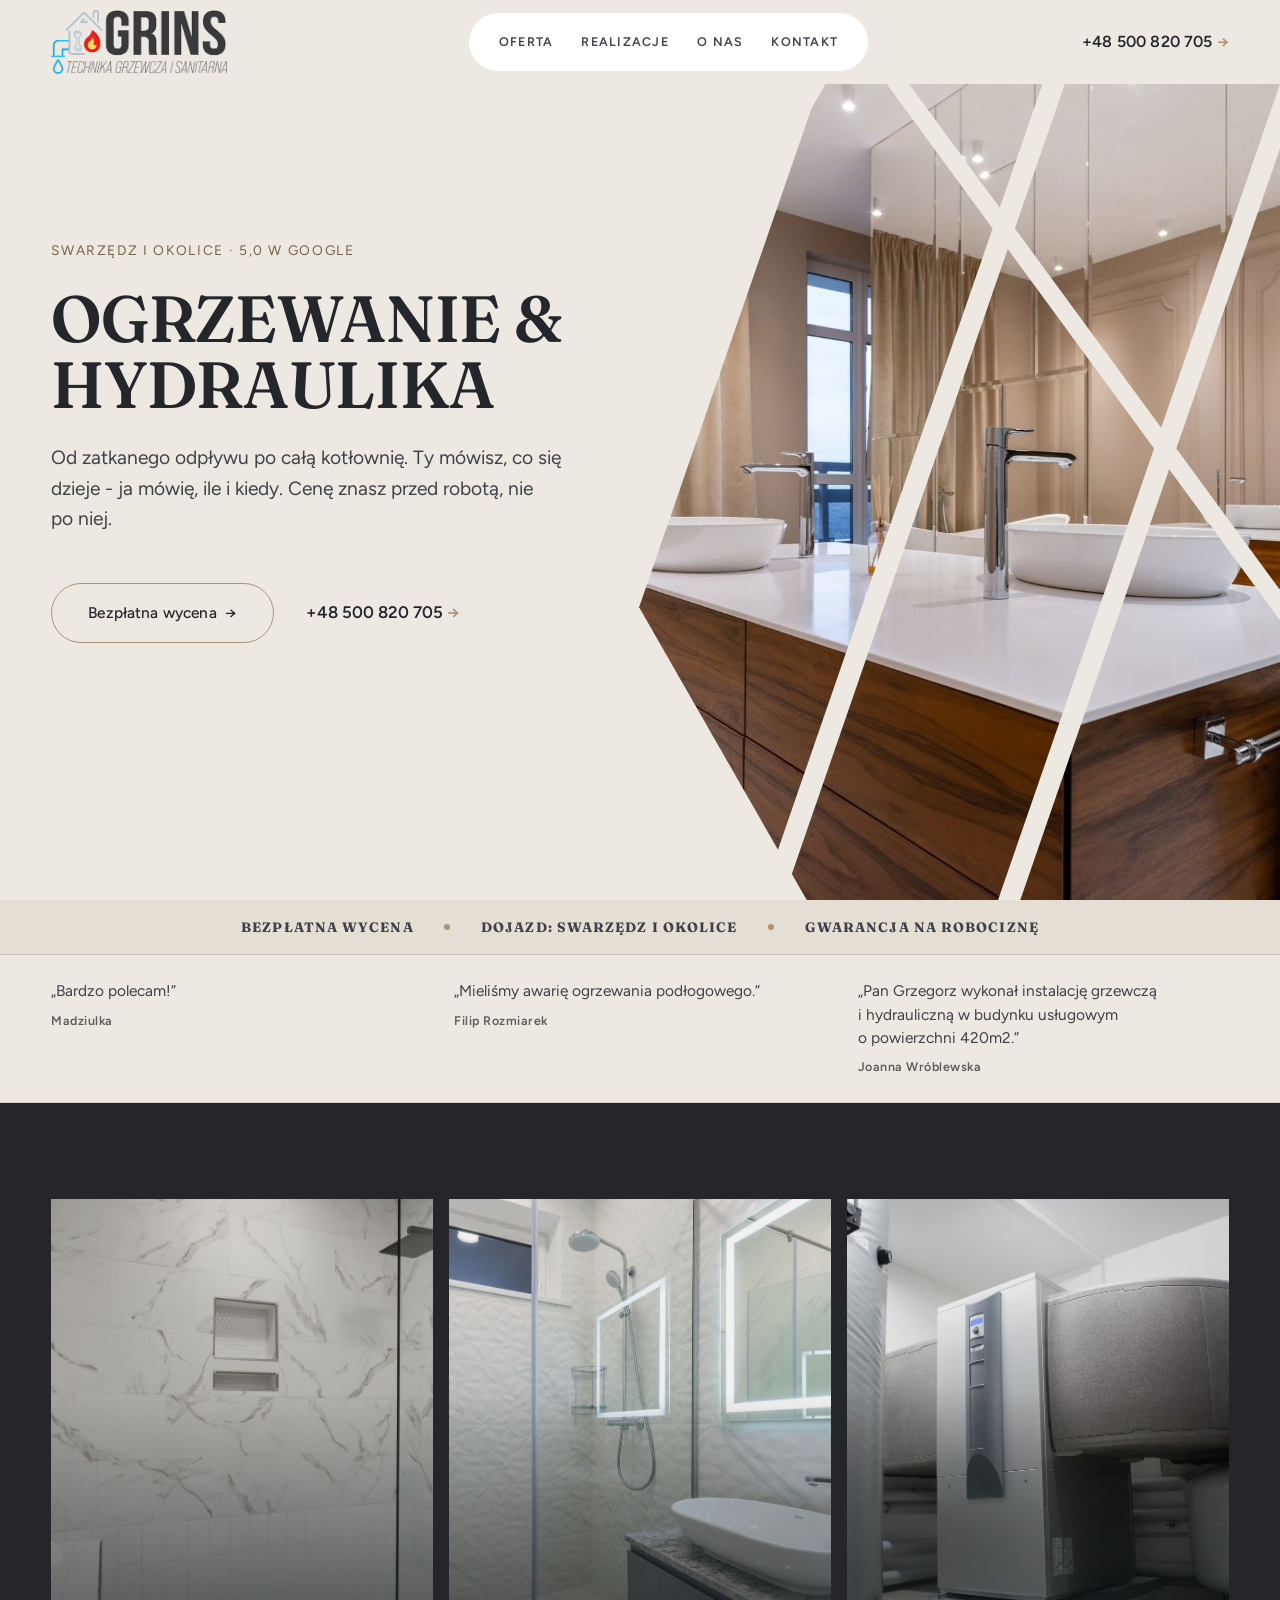
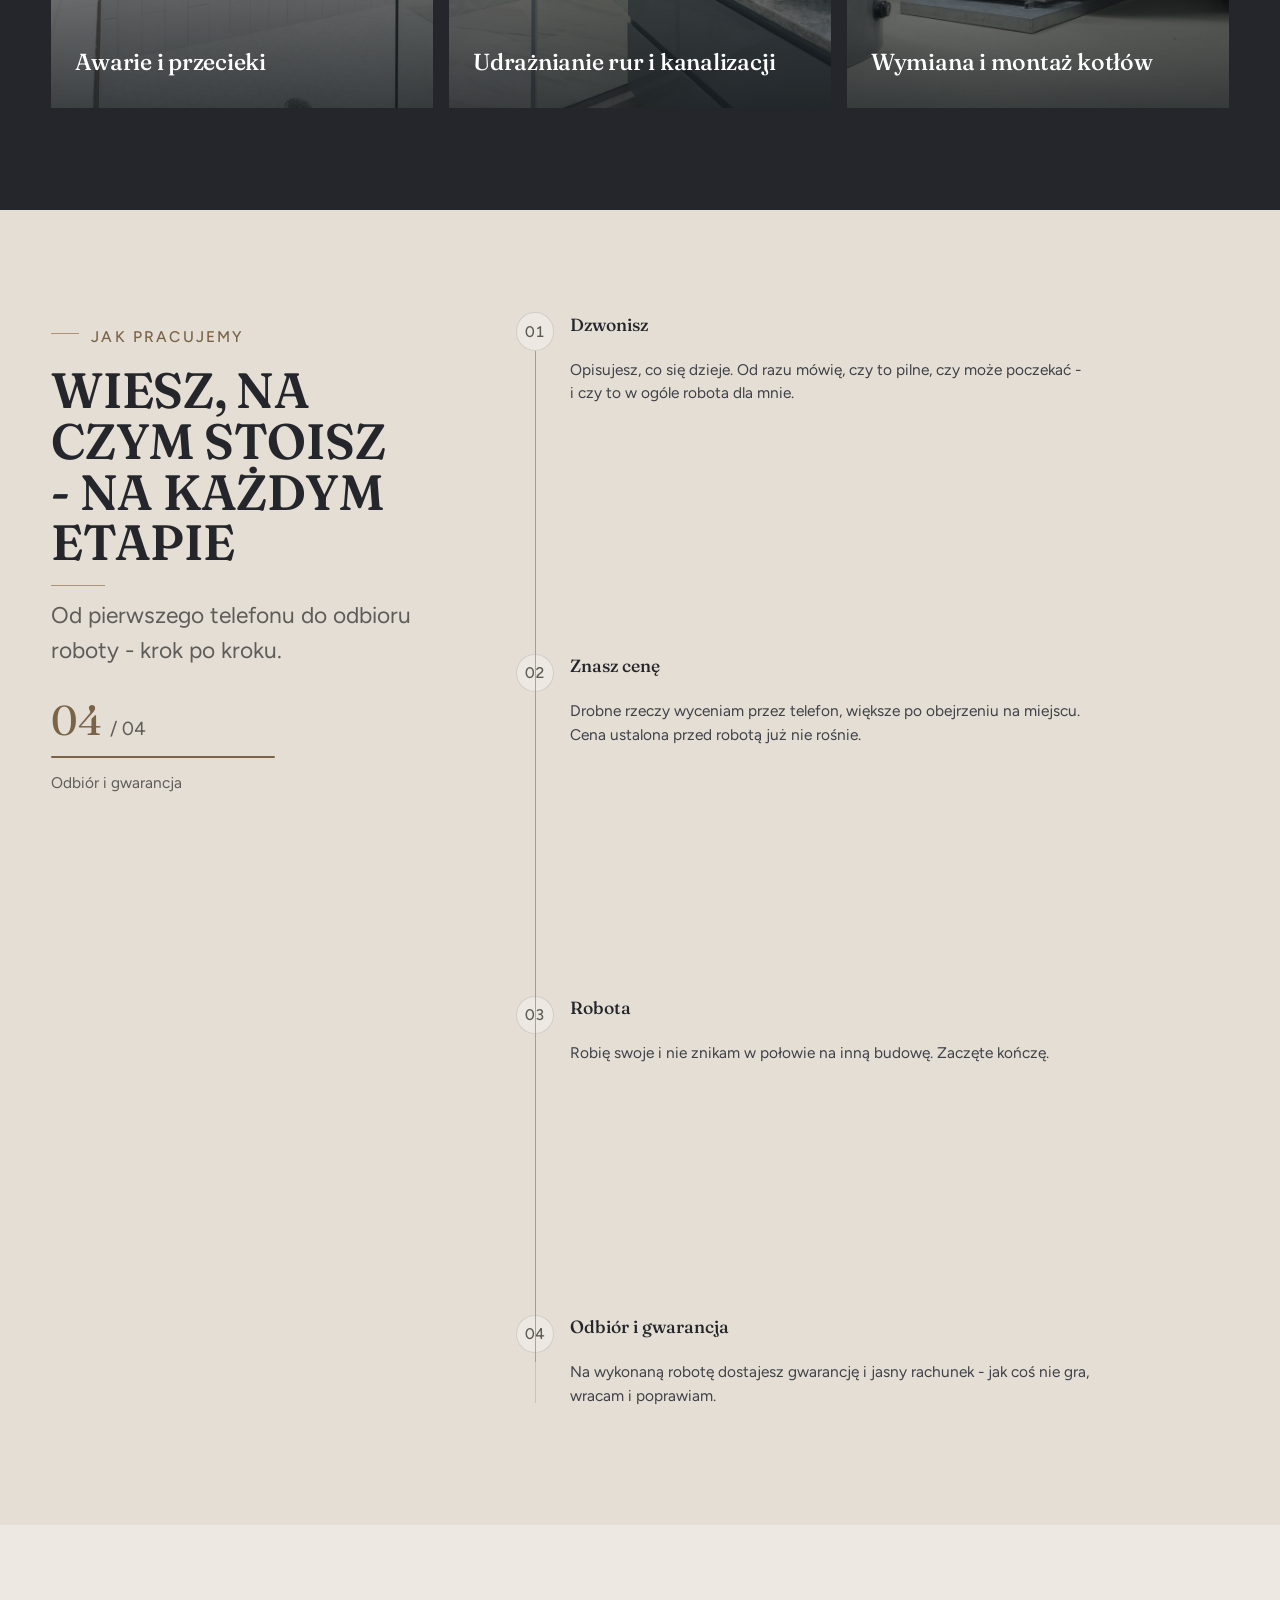
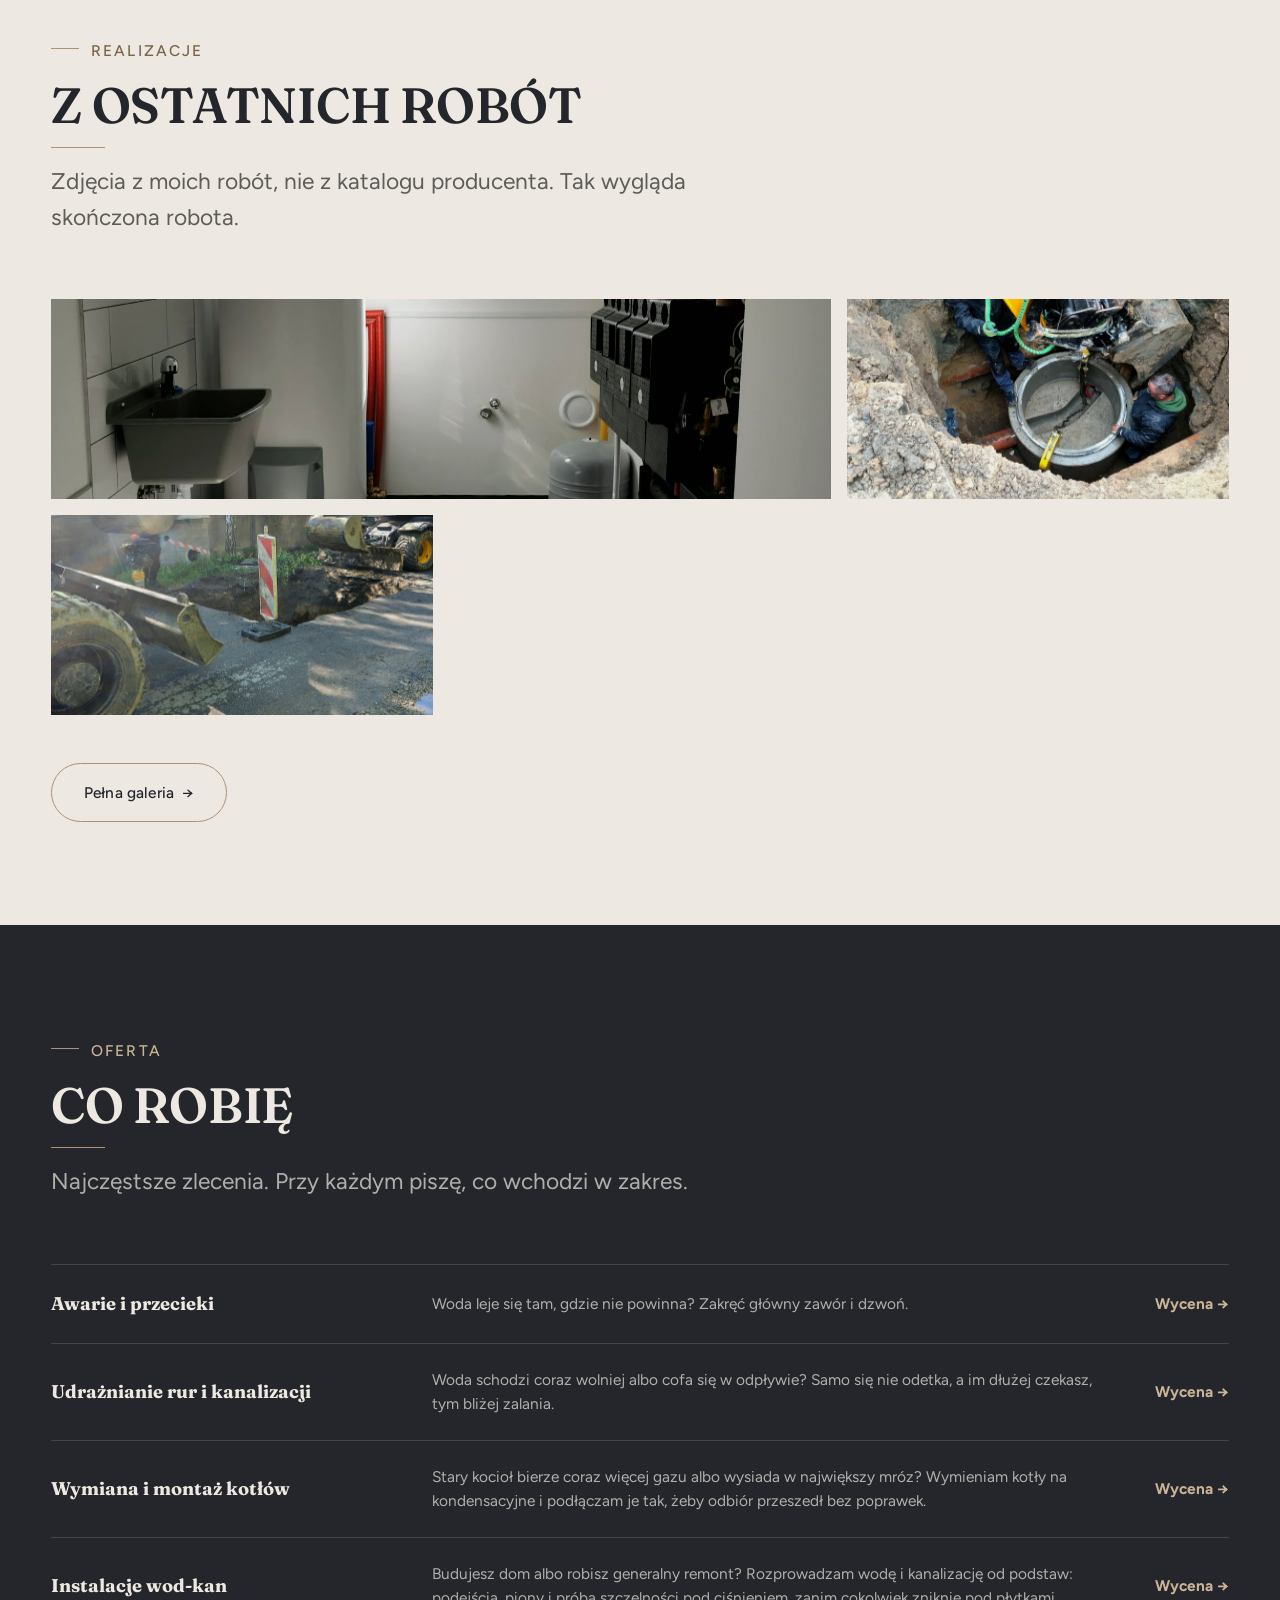
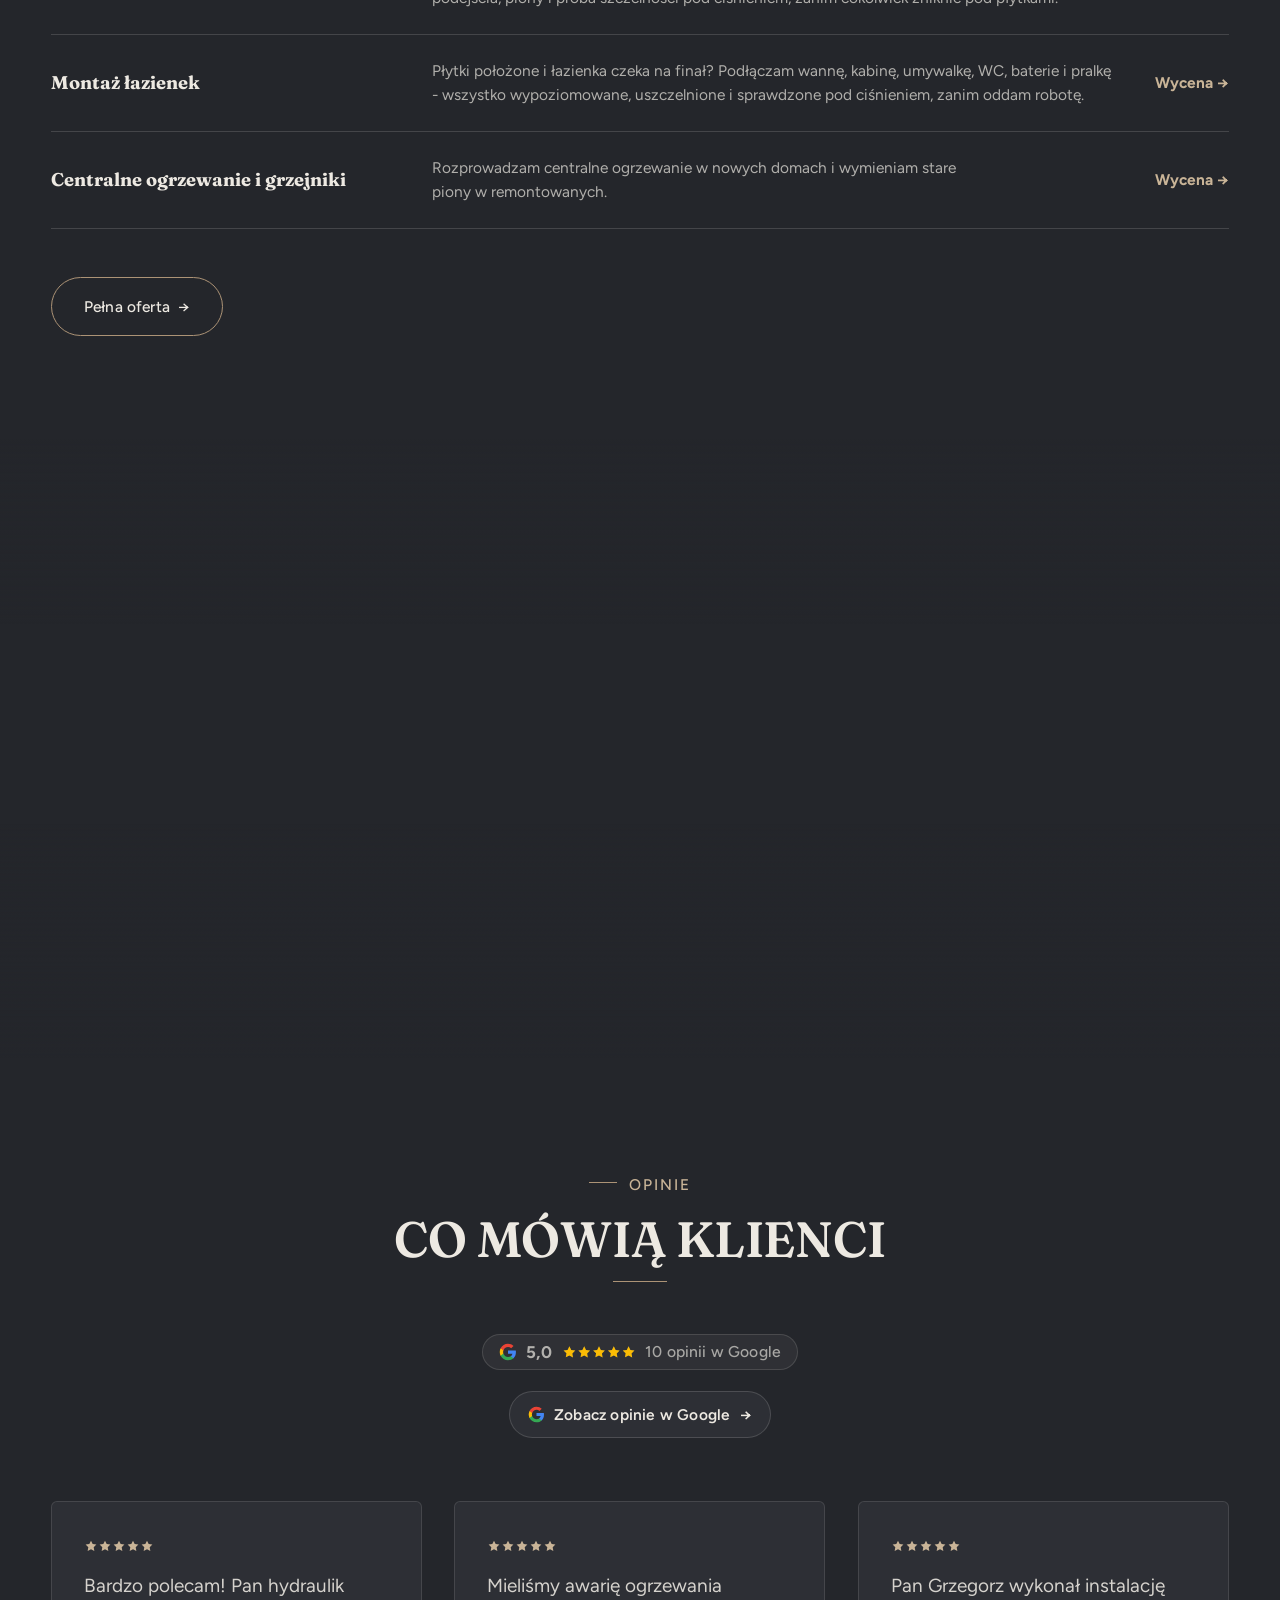
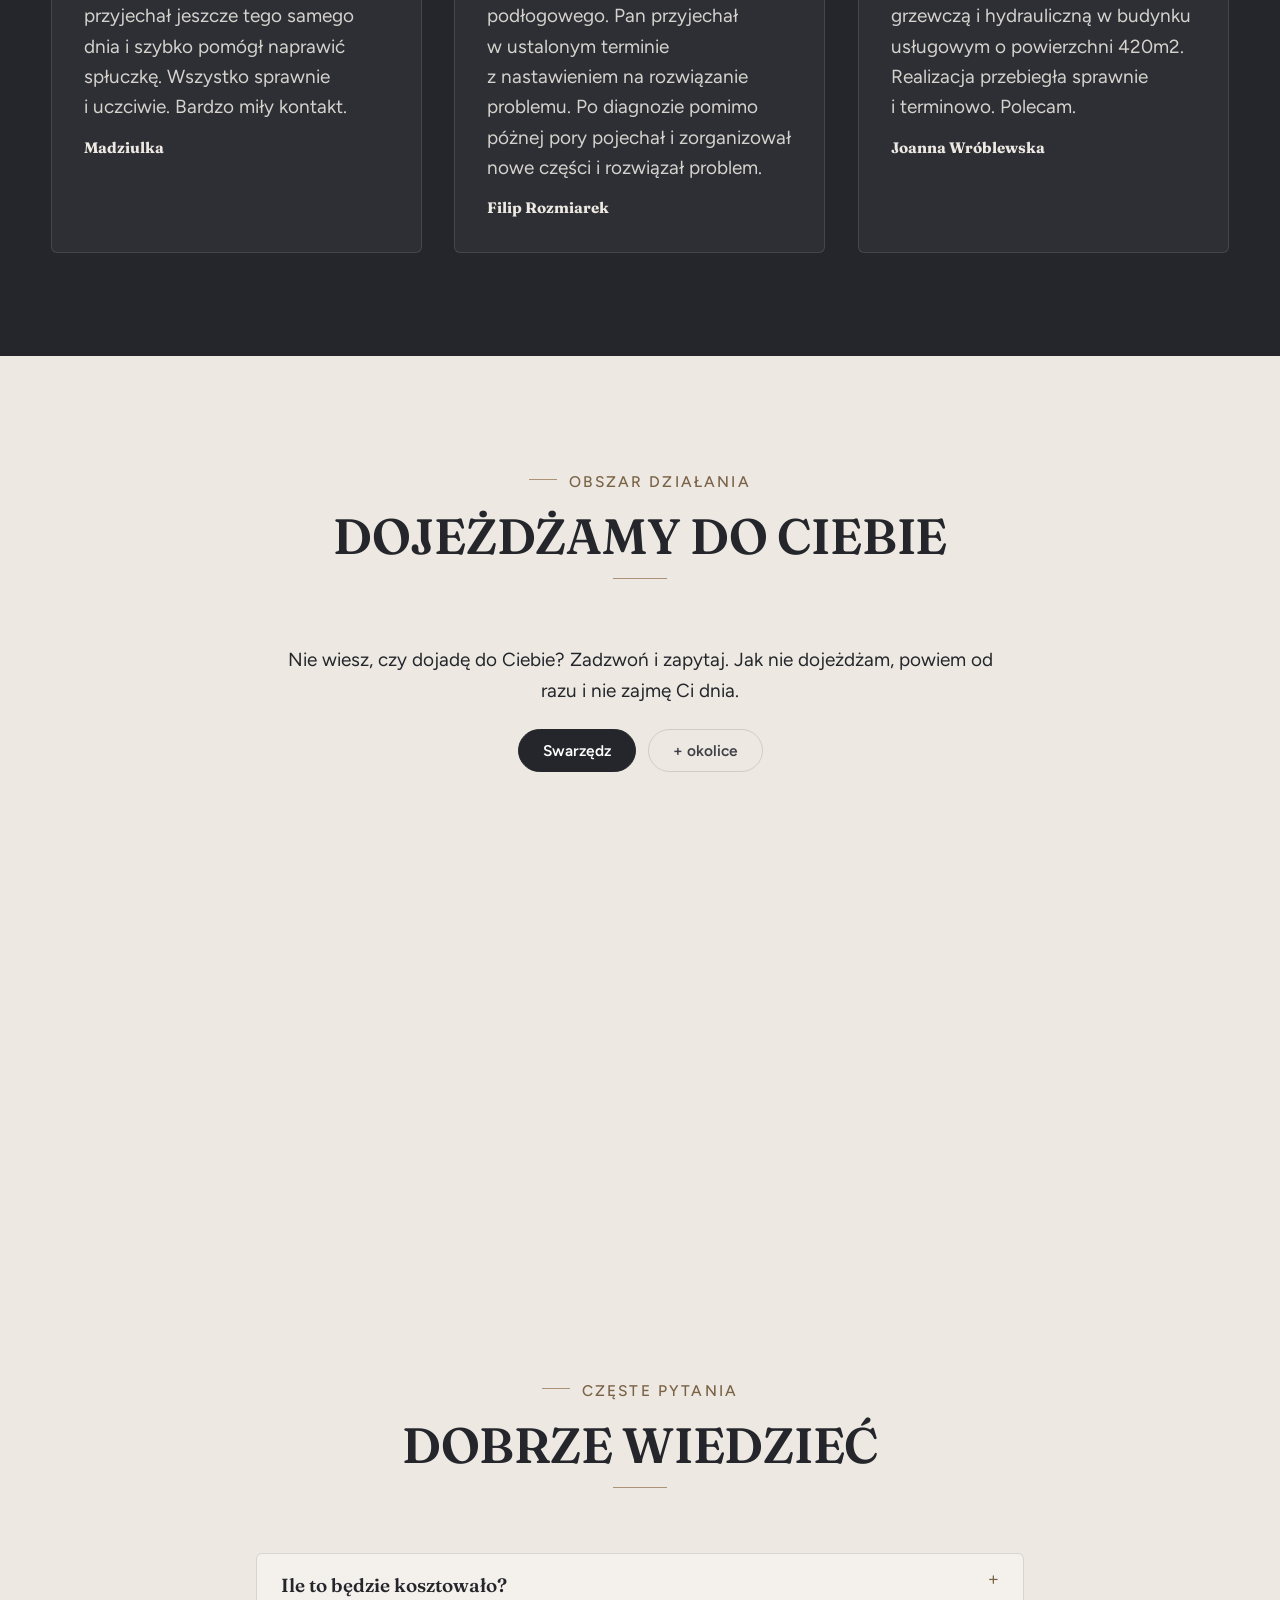
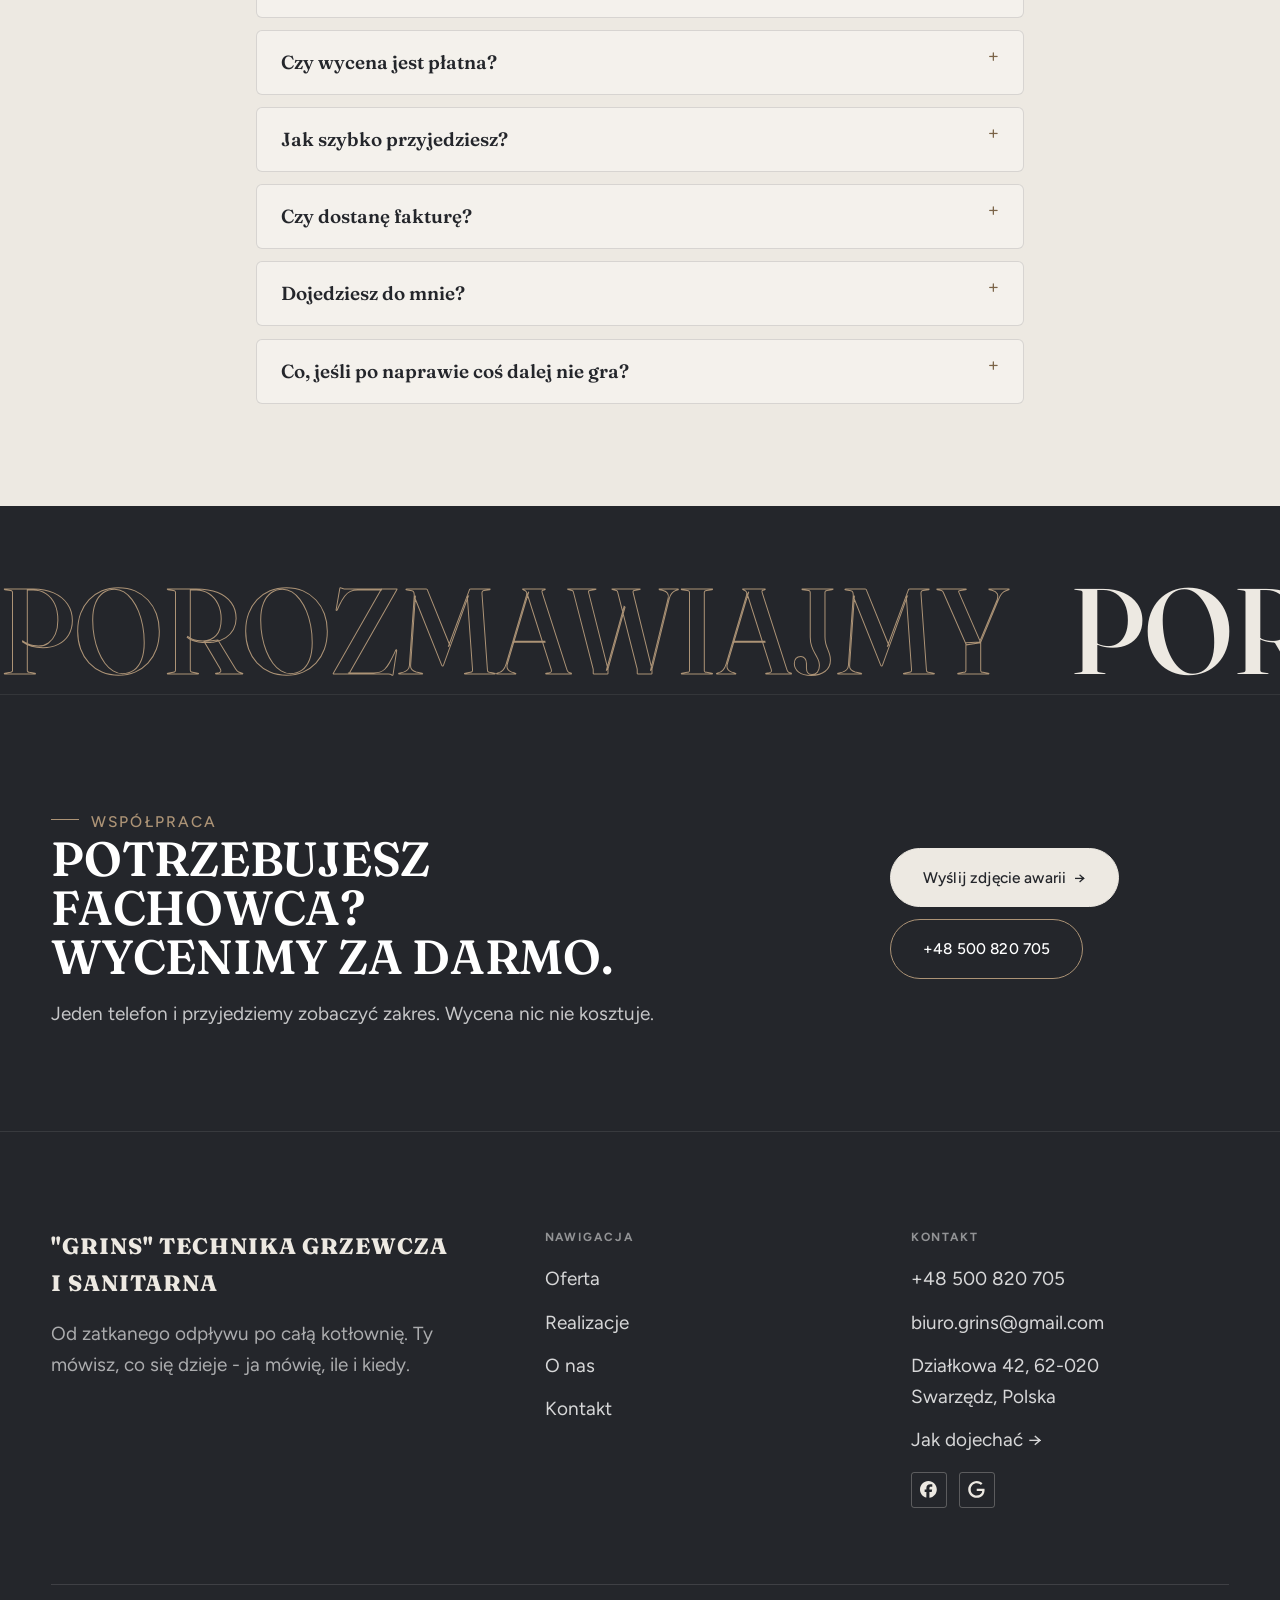
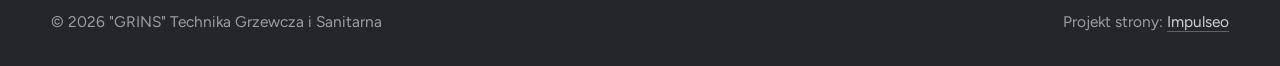
<file: index.html>
<!DOCTYPE html>
<html lang="pl">
<head>
<meta charset="UTF-8">
<meta name="viewport" content="width=device-width, initial-scale=1.0">
<title>&quot;GRINS&quot; Technika Grzewcza i Sanitarna - hydraulik z dojazdem</title>
<meta name="description" content="Hydraulik w Swarzędzu z dojazdem. Awarie, udrażnianie, instalacje wod-kan, wymiana kotłów. Cenę znasz przed robotą. Zadzwoń: +48 500 820 705.">
<link rel="canonical" href="https://kris20032.github.io/grins-technika-grzewcza-i-sanitarna/">
<meta name="robots" content="noindex, nofollow">
<meta property="og:type" content="website">
<meta property="og:locale" content="pl_PL">
<meta property="og:site_name" content="&quot;GRINS&quot; Technika Grzewcza i Sanitarna">
<meta property="og:title" content="&quot;GRINS&quot; Technika Grzewcza i Sanitarna - hydraulik z dojazdem">
<meta property="og:description" content="Hydraulik w Swarzędzu z dojazdem. Awarie, udrażnianie, instalacje wod-kan, wymiana kotłów. Cenę znasz przed robotą. Zadzwoń: +48 500 820 705.">
<meta property="og:url" content="https://kris20032.github.io/grins-technika-grzewcza-i-sanitarna/">
<meta property="og:image" content="https://kris20032.github.io/grins-technika-grzewcza-i-sanitarna/img/og.jpg">
<meta property="og:image:width" content="1200">
<meta property="og:image:height" content="630">
<meta name="twitter:card" content="summary_large_image">
<script type="application/ld+json">{"@context": "https://schema.org", "@type": "Plumber", "name": "\"GRINS\" Technika Grzewcza i Sanitarna", "url": "https://kris20032.github.io/grins-technika-grzewcza-i-sanitarna/", "telephone": "+48500820705", "image": "https://kris20032.github.io/grins-technika-grzewcza-i-sanitarna/img/og.jpg", "areaServed": "Swarzędz", "sameAs": ["https://www.facebook.com/p/GRINS-Technika-Grzewcza-i-Sanitarna-100064261475798", "https://maps.google.com/?cid=16446058016588166050&g_mp=Cidnb29nbGUubWFwcy5wbGFjZXMudjEuUGxhY2VzLlNlYXJjaFRleHQQAhgEIAA"]}</script>
<link rel="preconnect" href="https://fonts.googleapis.com">
<link rel="preconnect" href="https://fonts.gstatic.com" crossorigin>
<link href="https://fonts.googleapis.com/css2?family=Fraunces:opsz,wght@9..144,500;9..144,600&family=Figtree:wght@400;500;600&display=swap" rel="stylesheet">
<link rel="stylesheet" href="assets/styles.css?v=kw1">
</head>
<body>

<header class="nav">
  <div class="wrap nav-inner">
    <a class="brand brand-has-logo" href="index.html"><img class="brand-logo" src="img/logo.png" alt="&quot;GRINS&quot; Technika Grzewcza i Sanitarna" width="382" height="139" decoding="async"></a>
    <nav class="nav-links">
      <span class="kw-pill"><a href="oferta.html">Oferta</a>
      <a href="realizacje.html">Realizacje</a>
      <a href="o-nas.html">O nas</a>
      <a href="kontakt.html">Kontakt</a></span>
      <a href="tel:+48500820705" class="kw-navtel">+48 500 820 705 <span class="arr">→</span></a>
    </nav>
    <button class="nav-toggle" aria-label="Menu"><span></span><span></span><span></span></button>
  </div>
</header>

<main>
<section class="kw-hero">
  <div class="kw-art" aria-hidden="true"><img src="img/hero.jpg" fetchpriority="high" alt="" width="1800" height="1202"></div>
  <div class="wrap kw-hero-inner">
    <div class="kw-copy">
      <span class="kw-kicker">Swarzędz i okolice · 5,0 w Google</span>
      <h1 class="kw-title">Ogrzewanie &amp;<br>hydraulika</h1>
      <p class="kw-lead">Od zatkanego odpływu po całą kotłownię. Ty mówisz, co się dzieje - ja mówię, ile i kiedy. Cenę znasz przed robotą, nie po niej.</p>
      <div class="kw-actions">
        <a href="kontakt.html" class="btn btn-accent">Bezpłatna wycena <span class="arr">→</span></a>
        <a href="tel:+48500820705" class="kw-tel">+48 500 820 705 <span class="arr">→</span></a>
      </div>
    </div>
  </div>
</section>
<section class="fach-promise">
  <div class="wrap">
    <ul class="fp-row reveal"><li>Bezpłatna wycena</li><li>Dojazd: Swarzędz i okolice</li><li>Gwarancja na robociznę</li></ul>
  </div>
</section>
<section class="opinie-mini" aria-label="Opinie klientów">
  <div class="wrap">
    <div class="om-row">
      <div class="om-item reveal"><blockquote>„Bardzo polecam!”</blockquote><span class="om-autor">Madziulka</span></div>
      <div class="om-item reveal"><blockquote>„Mieliśmy awarię ogrzewania podłogowego.”</blockquote><span class="om-autor">Filip Rozmiarek</span></div>
      <div class="om-item reveal"><blockquote>„Pan Grzegorz wykonał instalację grzewczą i hydrauliczną w budynku usługowym o powierzchni 420m2.”</blockquote><span class="om-autor">Joanna Wróblewska</span></div>
    </div>
  </div>
</section>
<section class="gateways-band">
  <div class="wrap">
    <div class="gateways">
      <a href="oferta.html" class="gateway reveal"><img src="img/g5.jpg" alt="Awarie i przecieki" loading="lazy" width="1880" height="1254" decoding="async"><span class="g-ttl">Awarie i przecieki</span></a>
      <a href="oferta.html" class="gateway reveal"><img src="img/g6.jpg" alt="Udrażnianie rur i kanalizacji" loading="lazy" width="1623" height="1300" decoding="async"><span class="g-ttl">Udrażnianie rur i kanalizacji</span></a>
      <a href="oferta.html" class="gateway reveal"><img src="img/g7.jpg" alt="Wymiana i montaż kotłów" loading="lazy" width="1880" height="1253" decoding="async"><span class="g-ttl">Wymiana i montaż kotłów</span></a>
    </div>
  </div>
</section>
<section class="proces proces-os fachowcy">
  <div class="wrap proc-grid">
    <div class="proc-side">
      <div class="head reveal">
        <span class="eyebrow">Jak pracujemy</span>
        <h2>Wiesz, na czym stoisz - na każdym etapie</h2>
        <p>Od pierwszego telefonu do odbioru roboty - krok po kroku.</p>
      </div>
      <div class="proc-count" aria-hidden="true"><span class="pc-cur">01</span><span class="pc-all">/ 04</span></div>
      <div class="proc-bar" aria-hidden="true"><i></i></div>
      <p class="proc-now" aria-hidden="true">Dzwonisz</p>
    </div>
    <ol class="proces-line">
      <li class="reveal"><span class="pno">01</span><h3>Dzwonisz</h3><p>Opisujesz, co się dzieje. Od razu mówię, czy to pilne, czy może poczekać - i czy to w ogóle robota dla mnie.</p></li>
      <li class="reveal"><span class="pno">02</span><h3>Znasz cenę</h3><p>Drobne rzeczy wyceniam przez telefon, większe po obejrzeniu na miejscu. Cena ustalona przed robotą już nie rośnie.</p></li>
      <li class="reveal"><span class="pno">03</span><h3>Robota</h3><p>Robię swoje i nie znikam w połowie na inną budowę. Zaczęte kończę.</p></li>
      <li class="reveal"><span class="pno">04</span><h3>Odbiór i gwarancja</h3><p>Na wykonaną robotę dostajesz gwarancję i jasny rachunek - jak coś nie gra, wracam i poprawiam.</p></li>
    </ol>
  </div>
</section>
<section>
  <div class="wrap">
    <div class="head reveal">
      <span class="eyebrow">Realizacje</span>
      <h2>Z ostatnich robót</h2>
      <p>Zdjęcia z moich robót, nie z katalogu producenta. Tak wygląda skończona robota.</p>
    </div>
    <div class="gallery">
      <div class="tile t-two3 reveal"><img src="img/g1.jpg" alt="&quot;GRINS&quot; Technika Grzewcza i Sanitarna" loading="lazy" width="1520" height="2058" decoding="async"></div>
      <div class="tile t-third reveal"><img src="img/g3.jpg" alt="&quot;GRINS&quot; Technika Grzewcza i Sanitarna" loading="lazy" width="1600" height="1600" decoding="async"></div>
      <div class="tile t-third reveal"><img src="img/g4.jpg" alt="&quot;GRINS&quot; Technika Grzewcza i Sanitarna" loading="lazy" width="1536" height="2048" decoding="async"></div>
      <div class="tile t-third reveal"><img src="img/about.jpg" alt="&quot;GRINS&quot; Technika Grzewcza i Sanitarna" loading="lazy" width="1406" height="1936" decoding="async"></div>
      <div class="tile t-third reveal"><img src="img/g8.jpg" alt="&quot;GRINS&quot; Technika Grzewcza i Sanitarna" loading="lazy" width="1600" height="1068" decoding="async"></div>
    </div>
    <div style="margin-top:var(--space-7)" class="reveal"><a href="realizacje.html" class="btn btn-accent">Pełna galeria <span class="arr">→</span></a></div>
  </div>
</section>
<section class="fach-uslugi">
  <div class="wrap">
    <div class="head reveal">
      <span class="eyebrow">Oferta</span>
      <h2>Co robię</h2>
      <p>Najczęstsze zlecenia. Przy każdym piszę, co wchodzi w zakres.</p>
    </div>
    <ul class="fu-list">
      <li class="fu-row reveal"><div class="fu-name">Awarie i przecieki</div><div class="fu-desc">Woda leje się tam, gdzie nie powinna? Zakręć główny zawór i dzwoń.</div><a class="fu-cta" href="kontakt.html">Wycena <span class="arr">→</span></a></li>
      <li class="fu-row reveal"><div class="fu-name">Udrażnianie rur i kanalizacji</div><div class="fu-desc">Woda schodzi coraz wolniej albo cofa się w odpływie? Samo się nie odetka, a im dłużej czekasz, tym bliżej zalania.</div><a class="fu-cta" href="kontakt.html">Wycena <span class="arr">→</span></a></li>
      <li class="fu-row reveal"><div class="fu-name">Wymiana i montaż kotłów</div><div class="fu-desc">Stary kocioł bierze coraz więcej gazu albo wysiada w największy mróz? Wymieniam kotły na kondensacyjne i podłączam je tak, żeby odbiór przeszedł bez poprawek.</div><a class="fu-cta" href="kontakt.html">Wycena <span class="arr">→</span></a></li>
      <li class="fu-row reveal"><div class="fu-name">Instalacje wod-kan</div><div class="fu-desc">Budujesz dom albo robisz generalny remont? Rozprowadzam wodę i kanalizację od podstaw: podejścia, piony i próba szczelności pod ciśnieniem, zanim cokolwiek zniknie pod płytkami.</div><a class="fu-cta" href="kontakt.html">Wycena <span class="arr">→</span></a></li>
      <li class="fu-row reveal"><div class="fu-name">Montaż łazienek</div><div class="fu-desc">Płytki położone i łazienka czeka na finał? Podłączam wannę, kabinę, umywalkę, WC, baterie i pralkę - wszystko wypoziomowane, uszczelnione i sprawdzone pod ciśnieniem, zanim oddam robotę.</div><a class="fu-cta" href="kontakt.html">Wycena <span class="arr">→</span></a></li>
      <li class="fu-row reveal"><div class="fu-name">Centralne ogrzewanie i grzejniki</div><div class="fu-desc">Rozprowadzam centralne ogrzewanie w nowych domach i wymieniam stare piony w remontowanych.</div><a class="fu-cta" href="kontakt.html">Wycena <span class="arr">→</span></a></li>
    </ul>
    <div style="margin-top:var(--space-7)" class="reveal"><a href="oferta.html" class="btn btn-ghost">Pełna oferta <span class="arr">→</span></a></div>
  </div>
</section>
<section class="stopklatka" aria-hidden="true">
  <div class="stk-bg" style="background-image:url(img/g9.jpg)"></div>
</section>
<section class="opinie">
  <div class="wrap">
    <div class="head center reveal">
      <span class="eyebrow">Opinie</span>
      <h2>Co mówią klienci</h2>
    </div>
    <p class="op-meta reveal"><span class="g-badge"><svg class="gb-ico" viewBox="0 0 24 24" width="18" height="18" aria-hidden="true"><path fill="#4285F4" d="M22.56 12.25c0-.78-.07-1.53-.2-2.25H12v4.26h5.92c-.26 1.37-1.04 2.53-2.21 3.31v2.77h3.57c2.08-1.92 3.28-4.74 3.28-8.09z"/><path fill="#34A853" d="M12 23c2.97 0 5.46-.98 7.28-2.66l-3.57-2.77c-.98.66-2.23 1.06-3.71 1.06-2.86 0-5.29-1.93-6.16-4.53H2.18v2.84C3.99 20.53 7.7 23 12 23z"/><path fill="#FBBC05" d="M5.84 14.09c-.22-.66-.35-1.36-.35-2.09s.13-1.43.35-2.09V7.07H2.18C1.43 8.55 1 10.22 1 12s.43 3.45 1.18 4.93l2.85-2.22.81-.62z"/><path fill="#EA4335" d="M12 5.38c1.62 0 3.06.56 4.21 1.64l3.15-3.15C17.45 2.09 14.97 1 12 1 7.7 1 3.99 3.47 2.18 7.07l3.66 2.84c.87-2.6 3.3-4.53 6.16-4.53z"/></svg><b class="gb-ocena">5,0</b><svg class="gb-stars" viewBox="0 0 90 18" width="74" height="14.8" aria-hidden="true"><g fill="currentColor" opacity=".26"><path transform="translate(0,0)" d="M9 1.6l2.2 4.46 4.92.72-3.56 3.47.84 4.9L9 12.74l-4.4 2.31.84-4.9L1.88 6.68l4.92-.72L9 1.6Z"/><path transform="translate(18,0)" d="M9 1.6l2.2 4.46 4.92.72-3.56 3.47.84 4.9L9 12.74l-4.4 2.31.84-4.9L1.88 6.68l4.92-.72L9 1.6Z"/><path transform="translate(36,0)" d="M9 1.6l2.2 4.46 4.92.72-3.56 3.47.84 4.9L9 12.74l-4.4 2.31.84-4.9L1.88 6.68l4.92-.72L9 1.6Z"/><path transform="translate(54,0)" d="M9 1.6l2.2 4.46 4.92.72-3.56 3.47.84 4.9L9 12.74l-4.4 2.31.84-4.9L1.88 6.68l4.92-.72L9 1.6Z"/><path transform="translate(72,0)" d="M9 1.6l2.2 4.46 4.92.72-3.56 3.47.84 4.9L9 12.74l-4.4 2.31.84-4.9L1.88 6.68l4.92-.72L9 1.6Z"/></g><clipPath id="gs1000"><rect x="0" y="0" width="90.0" height="18"/></clipPath><g fill="#FBBC04" clip-path="url(#gs1000)"><path transform="translate(0,0)" d="M9 1.6l2.2 4.46 4.92.72-3.56 3.47.84 4.9L9 12.74l-4.4 2.31.84-4.9L1.88 6.68l4.92-.72L9 1.6Z"/><path transform="translate(18,0)" d="M9 1.6l2.2 4.46 4.92.72-3.56 3.47.84 4.9L9 12.74l-4.4 2.31.84-4.9L1.88 6.68l4.92-.72L9 1.6Z"/><path transform="translate(36,0)" d="M9 1.6l2.2 4.46 4.92.72-3.56 3.47.84 4.9L9 12.74l-4.4 2.31.84-4.9L1.88 6.68l4.92-.72L9 1.6Z"/><path transform="translate(54,0)" d="M9 1.6l2.2 4.46 4.92.72-3.56 3.47.84 4.9L9 12.74l-4.4 2.31.84-4.9L1.88 6.68l4.92-.72L9 1.6Z"/><path transform="translate(72,0)" d="M9 1.6l2.2 4.46 4.92.72-3.56 3.47.84 4.9L9 12.74l-4.4 2.31.84-4.9L1.88 6.68l4.92-.72L9 1.6Z"/></g></svg><span class="gb-txt">10 opinii w Google</span></span></p>
    <p class="op-meta reveal"><a class="op-google" href="https://maps.google.com/?cid=16446058016588166050&amp;g_mp=Cidnb29nbGUubWFwcy5wbGFjZXMudjEuUGxhY2VzLlNlYXJjaFRleHQQAhgEIAA" target="_blank" rel="noopener"><svg class="op-g-ico" viewBox="0 0 24 24" width="17" height="17" aria-hidden="true"><path fill="#4285F4" d="M22.56 12.25c0-.78-.07-1.53-.2-2.25H12v4.26h5.92c-.26 1.37-1.04 2.53-2.21 3.31v2.77h3.57c2.08-1.92 3.28-4.74 3.28-8.09z"/><path fill="#34A853" d="M12 23c2.97 0 5.46-.98 7.28-2.66l-3.57-2.77c-.98.66-2.23 1.06-3.71 1.06-2.86 0-5.29-1.93-6.16-4.53H2.18v2.84C3.99 20.53 7.7 23 12 23z"/><path fill="#FBBC05" d="M5.84 14.09c-.22-.66-.35-1.36-.35-2.09s.13-1.43.35-2.09V7.07H2.18C1.43 8.55 1 10.22 1 12s.43 3.45 1.18 4.93l2.85-2.22.81-.62z"/><path fill="#EA4335" d="M12 5.38c1.62 0 3.06.56 4.21 1.64l3.15-3.15C17.45 2.09 14.97 1 12 1 7.7 1 3.99 3.47 2.18 7.07l3.66 2.84c.87-2.6 3.3-4.53 6.16-4.53z"/></svg><span>Zobacz opinie w Google</span><span class="arr">→</span></a></p>
    <div class="opinie-grid">
      <figure class="op-card reveal"><span class="op-star"><svg class="ico-star" width="14" height="14" viewBox="0 0 24 24" style="vertical-align:-2px" aria-hidden="true"><path d="M12 2.8l2.85 5.8 6.4.93-4.63 4.5 1.1 6.37L12 17.4l-5.72 3 1.1-6.37-4.63-4.5 6.4-.93L12 2.8Z" fill="currentColor"/></svg><svg class="ico-star" width="14" height="14" viewBox="0 0 24 24" style="vertical-align:-2px" aria-hidden="true"><path d="M12 2.8l2.85 5.8 6.4.93-4.63 4.5 1.1 6.37L12 17.4l-5.72 3 1.1-6.37-4.63-4.5 6.4-.93L12 2.8Z" fill="currentColor"/></svg><svg class="ico-star" width="14" height="14" viewBox="0 0 24 24" style="vertical-align:-2px" aria-hidden="true"><path d="M12 2.8l2.85 5.8 6.4.93-4.63 4.5 1.1 6.37L12 17.4l-5.72 3 1.1-6.37-4.63-4.5 6.4-.93L12 2.8Z" fill="currentColor"/></svg><svg class="ico-star" width="14" height="14" viewBox="0 0 24 24" style="vertical-align:-2px" aria-hidden="true"><path d="M12 2.8l2.85 5.8 6.4.93-4.63 4.5 1.1 6.37L12 17.4l-5.72 3 1.1-6.37-4.63-4.5 6.4-.93L12 2.8Z" fill="currentColor"/></svg><svg class="ico-star" width="14" height="14" viewBox="0 0 24 24" style="vertical-align:-2px" aria-hidden="true"><path d="M12 2.8l2.85 5.8 6.4.93-4.63 4.5 1.1 6.37L12 17.4l-5.72 3 1.1-6.37-4.63-4.5 6.4-.93L12 2.8Z" fill="currentColor"/></svg></span><blockquote>Bardzo polecam! Pan hydraulik przyjechał jeszcze tego samego dnia i szybko pomógł naprawić spłuczkę. Wszystko sprawnie i uczciwie. Bardzo miły kontakt.</blockquote><span class="op-autor">Madziulka</span></figure>
      <figure class="op-card reveal"><span class="op-star"><svg class="ico-star" width="14" height="14" viewBox="0 0 24 24" style="vertical-align:-2px" aria-hidden="true"><path d="M12 2.8l2.85 5.8 6.4.93-4.63 4.5 1.1 6.37L12 17.4l-5.72 3 1.1-6.37-4.63-4.5 6.4-.93L12 2.8Z" fill="currentColor"/></svg><svg class="ico-star" width="14" height="14" viewBox="0 0 24 24" style="vertical-align:-2px" aria-hidden="true"><path d="M12 2.8l2.85 5.8 6.4.93-4.63 4.5 1.1 6.37L12 17.4l-5.72 3 1.1-6.37-4.63-4.5 6.4-.93L12 2.8Z" fill="currentColor"/></svg><svg class="ico-star" width="14" height="14" viewBox="0 0 24 24" style="vertical-align:-2px" aria-hidden="true"><path d="M12 2.8l2.85 5.8 6.4.93-4.63 4.5 1.1 6.37L12 17.4l-5.72 3 1.1-6.37-4.63-4.5 6.4-.93L12 2.8Z" fill="currentColor"/></svg><svg class="ico-star" width="14" height="14" viewBox="0 0 24 24" style="vertical-align:-2px" aria-hidden="true"><path d="M12 2.8l2.85 5.8 6.4.93-4.63 4.5 1.1 6.37L12 17.4l-5.72 3 1.1-6.37-4.63-4.5 6.4-.93L12 2.8Z" fill="currentColor"/></svg><svg class="ico-star" width="14" height="14" viewBox="0 0 24 24" style="vertical-align:-2px" aria-hidden="true"><path d="M12 2.8l2.85 5.8 6.4.93-4.63 4.5 1.1 6.37L12 17.4l-5.72 3 1.1-6.37-4.63-4.5 6.4-.93L12 2.8Z" fill="currentColor"/></svg></span><blockquote>Mieliśmy awarię ogrzewania podłogowego. Pan przyjechał w ustalonym terminie z nastawieniem na rozwiązanie problemu. Po diagnozie pomimo póżnej pory pojechał i zorganizował nowe części i rozwiązał problem.</blockquote><span class="op-autor">Filip Rozmiarek</span></figure>
      <figure class="op-card reveal"><span class="op-star"><svg class="ico-star" width="14" height="14" viewBox="0 0 24 24" style="vertical-align:-2px" aria-hidden="true"><path d="M12 2.8l2.85 5.8 6.4.93-4.63 4.5 1.1 6.37L12 17.4l-5.72 3 1.1-6.37-4.63-4.5 6.4-.93L12 2.8Z" fill="currentColor"/></svg><svg class="ico-star" width="14" height="14" viewBox="0 0 24 24" style="vertical-align:-2px" aria-hidden="true"><path d="M12 2.8l2.85 5.8 6.4.93-4.63 4.5 1.1 6.37L12 17.4l-5.72 3 1.1-6.37-4.63-4.5 6.4-.93L12 2.8Z" fill="currentColor"/></svg><svg class="ico-star" width="14" height="14" viewBox="0 0 24 24" style="vertical-align:-2px" aria-hidden="true"><path d="M12 2.8l2.85 5.8 6.4.93-4.63 4.5 1.1 6.37L12 17.4l-5.72 3 1.1-6.37-4.63-4.5 6.4-.93L12 2.8Z" fill="currentColor"/></svg><svg class="ico-star" width="14" height="14" viewBox="0 0 24 24" style="vertical-align:-2px" aria-hidden="true"><path d="M12 2.8l2.85 5.8 6.4.93-4.63 4.5 1.1 6.37L12 17.4l-5.72 3 1.1-6.37-4.63-4.5 6.4-.93L12 2.8Z" fill="currentColor"/></svg><svg class="ico-star" width="14" height="14" viewBox="0 0 24 24" style="vertical-align:-2px" aria-hidden="true"><path d="M12 2.8l2.85 5.8 6.4.93-4.63 4.5 1.1 6.37L12 17.4l-5.72 3 1.1-6.37-4.63-4.5 6.4-.93L12 2.8Z" fill="currentColor"/></svg></span><blockquote>Pan Grzegorz wykonał instalację grzewczą i hydrauliczną w budynku usługowym o powierzchni 420m2. Realizacja przebiegła sprawnie i terminowo. Polecam.</blockquote><span class="op-autor">Joanna Wróblewska</span></figure>
    </div>
  </div>
</section>
<section class="obszar">
  <div class="wrap">
    <div class="head center reveal">
      <span class="eyebrow">Obszar działania</span>
      <h2>Dojeżdżamy do Ciebie</h2>
    </div>
    <p class="obszar-txt reveal" style="text-align:center;max-width:60ch;margin:0 auto 1.4rem">Nie wiesz, czy dojadę do Ciebie? Zadzwoń i zapytaj. Jak nie dojeżdżam, powiem od razu i nie zajmę Ci dnia.</p>
    <ul class="obszar-list reveal"><li class="is-home">Swarzędz</li><li>+ okolice</li></ul>
    <div class="obszar-mapa reveal" style="margin-top:var(--space-7)">
      <iframe title="Obszar działania - Swarzędz i okolice" src="https://maps.google.com/maps?q=52.4075295%2C17.0505692&amp;z=11&amp;output=embed" loading="lazy" referrerpolicy="no-referrer-when-downgrade" style="width:100%;height:clamp(280px,38vh,420px);border:0;display:block;border-radius:var(--r-md)"></iframe>
    </div>
  </div>
</section>
<section class="faq-klinika">
  <div class="wrap">
    <div class="head center reveal">
      <span class="eyebrow">Częste pytania</span>
      <h2>Dobrze wiedzieć</h2>
    </div>
    <div class="faq-list">
      <details class="faq-item reveal"><summary>Ile to będzie kosztowało?</summary><p>Zależy, co się dzieje - dlatego wypytuję przez telefon i od razu podaję widełki. Ostateczną cenę znasz przed robotą, nie po niej.</p></details>
      <details class="faq-item reveal"><summary>Czy wycena jest płatna?</summary><p>Nie. Przyjazd i wycena w Swarzędzu i najbliższej okolicy są bezpłatne i do niczego nie zobowiązują.</p></details>
      <details class="faq-item reveal"><summary>Jak szybko przyjedziesz?</summary><p>Przy zalaniu liczy się każda godzina, więc przy awarii przestawiam grafik. Prace planowane umawiamy z kilkudniowym wyprzedzeniem.</p></details>
      <details class="faq-item reveal"><summary>Czy dostanę fakturę?</summary><p>Tak, na firmę albo na osobę prywatną. Dokument dostajesz od razu, a nie „wyślę później”.</p></details>
      <details class="faq-item reveal"><summary>Dojedziesz do mnie?</summary><p>Robię głównie Swarzędz i okolice. Masz wątpliwość - zadzwoń, to kwestia jednego pytania.</p></details>
      <details class="faq-item reveal"><summary>Co, jeśli po naprawie coś dalej nie gra?</summary><p>Wracam i sprawdzam. Moja wina - poprawiam za darmo; wyszło coś nowego - mówię wprost, co i za ile.</p></details>
    </div>
  </div>
</section>
<section class="kw-marquee" aria-hidden="true">
  <div class="kw-mq-track"><span>Porozmawiajmy</span><span>Porozmawiajmy</span><span>Porozmawiajmy</span><span>Porozmawiajmy</span></div>
</section>
<section class="cta">
  <div class="wrap">
    <div class="reveal">
      <span class="eyebrow">Współpraca</span>
      <h2>Potrzebujesz fachowca? Wycenimy za darmo.</h2>
      <p>Jeden telefon i przyjedziemy zobaczyć zakres. Wycena nic nie kosztuje.</p>
    </div>
    <div class="cta-actions reveal">
      <a href="kontakt.html" class="btn btn-light">Wyślij zdjęcie awarii <span class="arr">→</span></a>
      <a href="tel:+48500820705" class="btn btn-ghost btn-ghost-cta">+48 500 820 705</a>
    </div>
  </div>
</section>
</main>

<footer>
  <div class="wrap">
    <div class="foot-grid">
      <div class="foot-brand">
        <div class="name">"GRINS" Technika Grzewcza i Sanitarna</div>
        <p>Od zatkanego odpływu po całą kotłownię. Ty mówisz, co się dzieje - ja mówię, ile i kiedy.</p>
      </div>
      <div class="foot-col">
        <h4>Nawigacja</h4>
        <a href="oferta.html">Oferta</a>
        <a href="realizacje.html">Realizacje</a>
        <a href="o-nas.html">O nas</a>
        <a href="kontakt.html">Kontakt</a>
      </div>
      <div class="foot-col">
        <h4>Kontakt</h4>
        <a href="tel:+48500820705">+48 500 820 705</a>
        <a href="mailto:biuro.grins@gmail.com">biuro.grins@gmail.com</a>
        <p>Działkowa 42, 62-020 Swarzędz, Polska</p>
        <a href="https://maps.google.com/?cid=16446058016588166050&g_mp=Cidnb29nbGUubWFwcy5wbGFjZXMudjEuUGxhY2VzLlNlYXJjaFRleHQQAhgEIAA" target="_blank" rel="noopener">Jak dojechać →</a>
      <div class="foot-soc">
        <a class="soc" href="https://www.facebook.com/p/GRINS-Technika-Grzewcza-i-Sanitarna-100064261475798" target="_blank" rel="noopener" aria-label="Facebook - &quot;GRINS&quot; Technika Grzewcza i Sanitarna"><svg viewBox="0 0 24 24" aria-hidden="true" focusable="false"><path d="M9.101 23.691v-7.98H6.627v-3.667h2.474v-1.58c0-4.085 1.848-5.978 5.858-5.978.401 0 .955.042 1.468.103a8.68 8.68 0 0 1 1.141.195v3.325a8.623 8.623 0 0 0-.653-.036 26.805 26.805 0 0 0-.733-.009c-.707 0-1.259.096-1.675.309a1.686 1.686 0 0 0-.679.622c-.258.42-.374.995-.374 1.752v1.297h3.919l-.386 2.103-.287 1.564h-3.246v8.245C19.396 23.238 24 18.179 24 12.044c0-6.627-5.373-12-12-12s-12 5.373-12 12c0 5.628 3.874 10.35 9.101 11.647Z" fill="currentColor"/></svg></a>
        <a class="soc" href="https://maps.google.com/?cid=16446058016588166050&g_mp=Cidnb29nbGUubWFwcy5wbGFjZXMudjEuUGxhY2VzLlNlYXJjaFRleHQQAhgEIAA" target="_blank" rel="noopener" aria-label="Google - &quot;GRINS&quot; Technika Grzewcza i Sanitarna"><svg viewBox="0 0 24 24" aria-hidden="true" focusable="false"><path d="M12.48 10.92v3.28h7.84c-.24 1.84-.853 3.187-1.787 4.133-1.147 1.147-2.933 2.4-6.053 2.4-4.827 0-8.6-3.893-8.6-8.72s3.773-8.72 8.6-8.72c2.6 0 4.507 1.027 5.907 2.347l2.307-2.307C18.747 1.44 16.133 0 12.48 0 5.867 0 .307 5.387.307 12s5.56 12 12.173 12c3.573 0 6.267-1.173 8.373-3.36 2.16-2.16 2.84-5.213 2.84-7.667 0-.76-.053-1.467-.173-2.053H12.48z" fill="currentColor"/></svg></a>
      </div>
      </div>
    </div>
    <div class="foot-bot">
      <span>© 2026 "GRINS" Technika Grzewcza i Sanitarna</span>
      <span>Projekt strony: <a class="foot-credit" href="https://impulseo.pl" target="_blank" rel="noopener">Impulseo</a></span>
    </div>
  </div>
</footer>
<div class="sticky-call"><a class="sc-call" href="tel:+48500820705"><svg class="ico-tel" width="16" height="16" viewBox="0 0 24 24" fill="none" aria-hidden="true"><path d="M6.6 10.8a15.5 15.5 0 0 0 6.6 6.6l2.2-2.2a1 1 0 0 1 1-.24 11.4 11.4 0 0 0 3.6.58 1 1 0 0 1 1 1V20a1 1 0 0 1-1 1A17 17 0 0 1 3 4a1 1 0 0 1 1-1h3.5a1 1 0 0 1 1 1c0 1.25.2 2.46.58 3.6a1 1 0 0 1-.25 1l-2.23 2.2Z" fill="currentColor"/></svg> Zadzwoń</a><a class="sc-quote" href="kontakt.html">Wyślij zdjęcie awarii</a></div>
<div class="demo-wazne" data-do="2026-11-02" data-cykl="3" hidden><svg class="dw-ico" width="13" height="13" viewBox="0 0 24 24" fill="none" aria-hidden="true"><circle cx="12" cy="12" r="8.6" stroke="currentColor" stroke-width="1.8"/><path d="M12 7.2V12l3.3 2" stroke="currentColor" stroke-width="1.8" stroke-linecap="round"/></svg><span class="dw-txt"></span></div>

<script src="assets/main.js"></script>
</body>
</html>
</file>
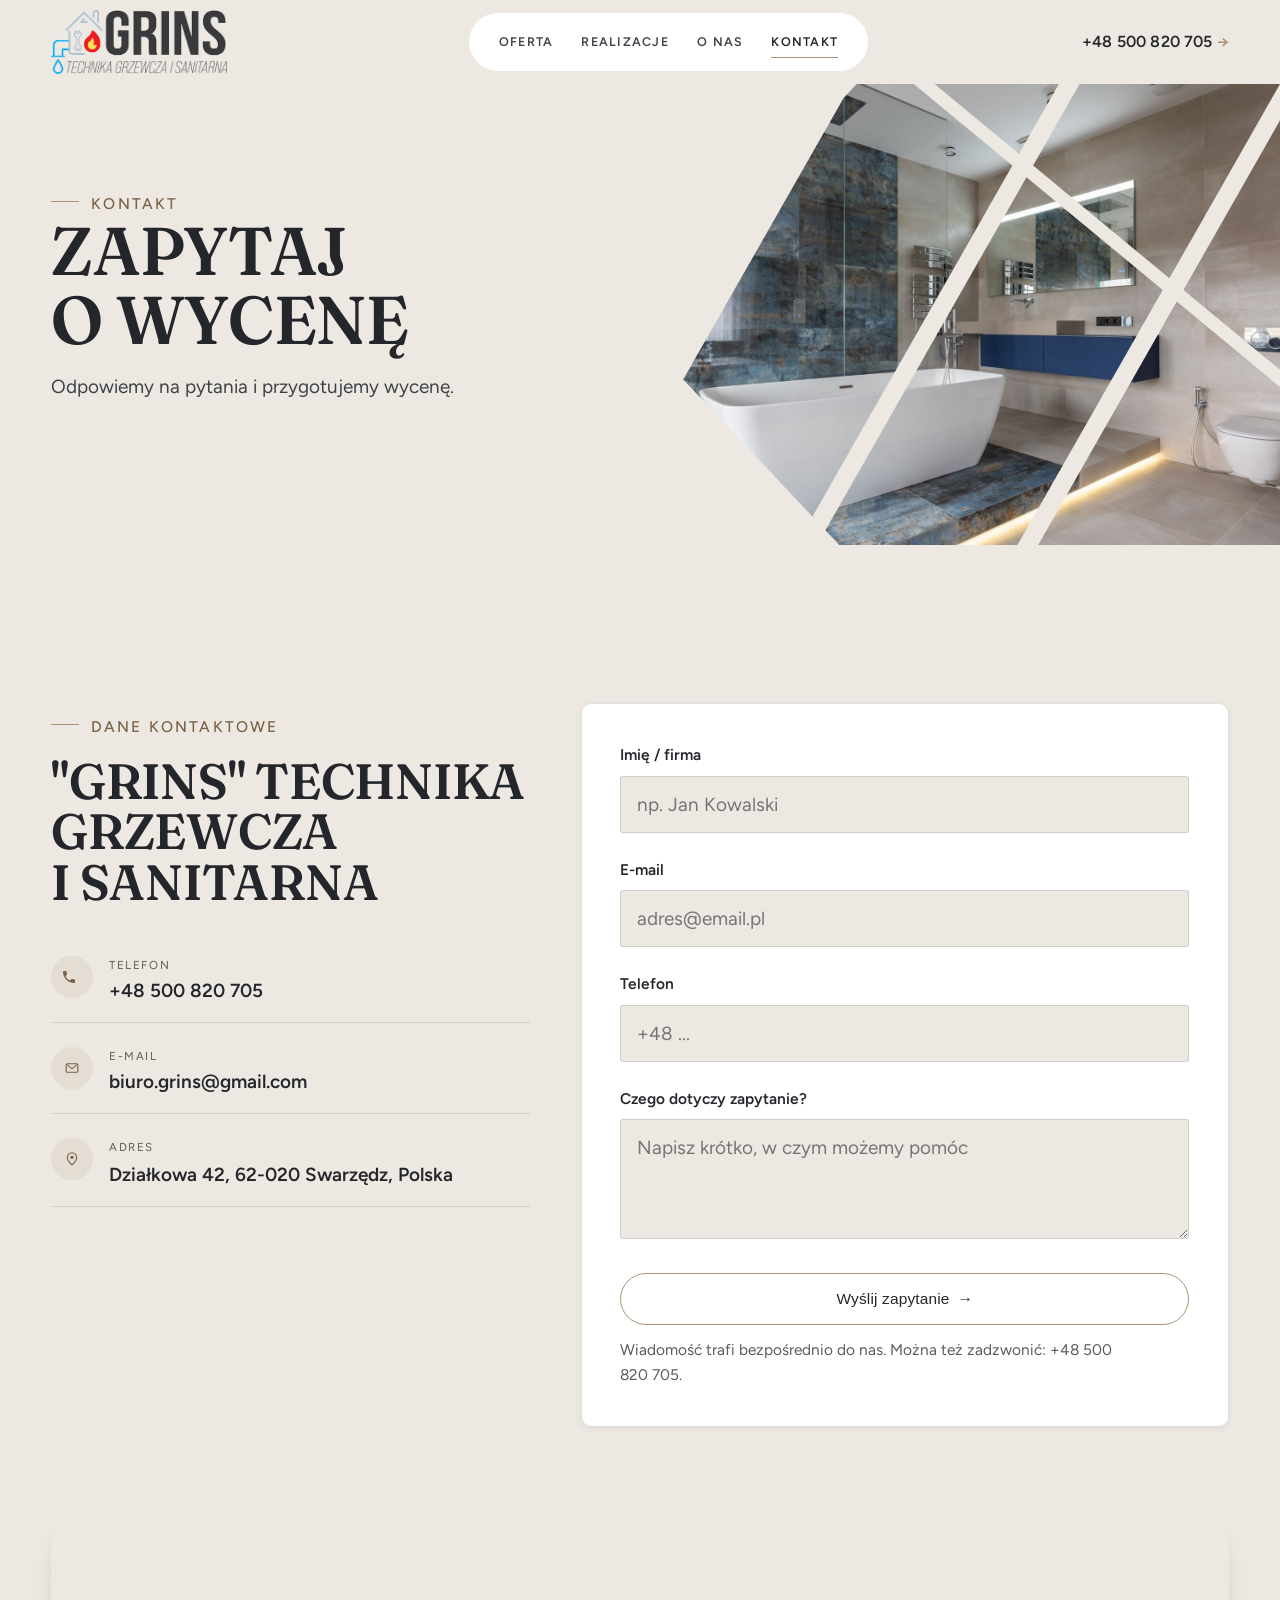
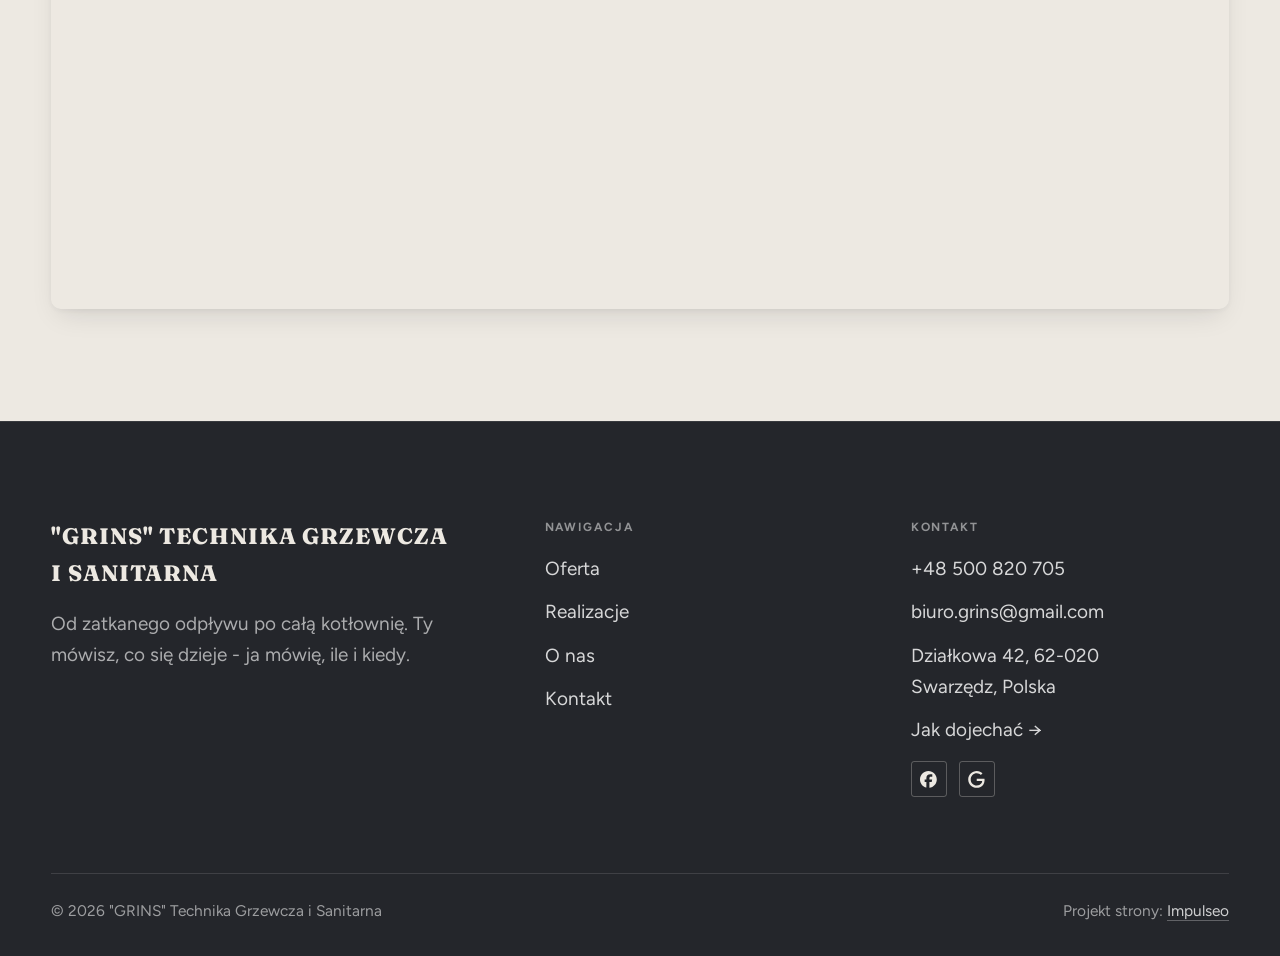
<file: kontakt.html>
<!DOCTYPE html>
<html lang="pl">
<head>
<meta charset="UTF-8">
<meta name="viewport" content="width=device-width, initial-scale=1.0">
<title>Kontakt - &quot;GRINS&quot; Technika Grzewcza i Sanitarna</title>
<meta name="description" content="Kontakt &quot;GRINS&quot; Technika Grzewcza i Sanitarna - Działkowa 42, 62-020 Swarzędz, Polska">
<link rel="canonical" href="https://kris20032.github.io/grins-technika-grzewcza-i-sanitarna/kontakt.html">
<meta name="robots" content="noindex, nofollow">
<meta property="og:type" content="website">
<meta property="og:locale" content="pl_PL">
<meta property="og:site_name" content="&quot;GRINS&quot; Technika Grzewcza i Sanitarna">
<meta property="og:title" content="Kontakt - &quot;GRINS&quot; Technika Grzewcza i Sanitarna">
<meta property="og:description" content="Kontakt &quot;GRINS&quot; Technika Grzewcza i Sanitarna - Działkowa 42, 62-020 Swarzędz, Polska">
<meta property="og:url" content="https://kris20032.github.io/grins-technika-grzewcza-i-sanitarna/kontakt.html">
<meta property="og:image" content="https://kris20032.github.io/grins-technika-grzewcza-i-sanitarna/img/og.jpg">
<meta property="og:image:width" content="1200">
<meta property="og:image:height" content="630">
<meta name="twitter:card" content="summary_large_image">
<link rel="preconnect" href="https://fonts.googleapis.com">
<link rel="preconnect" href="https://fonts.gstatic.com" crossorigin>
<link href="https://fonts.googleapis.com/css2?family=Fraunces:opsz,wght@9..144,500;9..144,600&family=Figtree:wght@400;500;600&display=swap" rel="stylesheet">
<link rel="stylesheet" href="assets/styles.css?v=kw1">
</head>
<body>

<header class="nav">
  <div class="wrap nav-inner">
    <a class="brand brand-has-logo" href="index.html"><img class="brand-logo" src="img/logo.png" alt="&quot;GRINS&quot; Technika Grzewcza i Sanitarna" width="382" height="139" decoding="async"></a>
    <nav class="nav-links">
      <span class="kw-pill"><a href="oferta.html">Oferta</a>
      <a href="realizacje.html">Realizacje</a>
      <a href="o-nas.html">O nas</a>
      <a href="kontakt.html" class="active" aria-current="page">Kontakt</a></span>
      <a href="tel:+48500820705" class="kw-navtel">+48 500 820 705 <span class="arr">→</span></a>
    </nav>
    <button class="nav-toggle" aria-label="Menu"><span></span><span></span><span></span></button>
  </div>
</header>

<main>
<section class="pagehead">
  <img src="img/g9.jpg" alt="&quot;GRINS&quot; Technika Grzewcza i Sanitarna - Zapytaj o wycenę" width="1600" height="1068" decoding="async">
  <div class="wrap">
    <span class="eyebrow">Kontakt</span>
    <h1>Zapytaj o wycenę</h1>
    <p>Odpowiemy na pytania i przygotujemy wycenę.</p>
  </div>
</section>
<section>
  <div class="wrap contact-grid">
    <div class="reveal">
      <span class="eyebrow">Dane kontaktowe</span>
      <h2 style="margin:var(--space-4) 0 var(--space-6)">"GRINS" Technika Grzewcza i Sanitarna</h2>
      <div class="info-list">
        <div class="info-row"><div class="ic"><svg class="ico-tel" width="16" height="16" viewBox="0 0 24 24" fill="none" aria-hidden="true"><path d="M6.6 10.8a15.5 15.5 0 0 0 6.6 6.6l2.2-2.2a1 1 0 0 1 1-.24 11.4 11.4 0 0 0 3.6.58 1 1 0 0 1 1 1V20a1 1 0 0 1-1 1A17 17 0 0 1 3 4a1 1 0 0 1 1-1h3.5a1 1 0 0 1 1 1c0 1.25.2 2.46.58 3.6a1 1 0 0 1-.25 1l-2.23 2.2Z" fill="currentColor"/></svg></div><div><div class="lbl">Telefon</div><a class="val" href="tel:+48500820705">+48 500 820 705</a></div></div>
        <div class="info-row"><div class="ic"><svg class="ico-mail" width="16" height="16" viewBox="0 0 24 24" fill="none" aria-hidden="true"><rect x="3.2" y="5.5" width="17.6" height="13" rx="1.6" stroke="currentColor" stroke-width="1.6"/><path d="M4 7l8 6 8-6" stroke="currentColor" stroke-width="1.6" stroke-linecap="round" stroke-linejoin="round"/></svg></div><div><div class="lbl">E-mail</div><a class="val" href="mailto:biuro.grins@gmail.com">biuro.grins@gmail.com</a></div></div>
        <div class="info-row"><div class="ic"><svg class="ico-pin" width="16" height="16" viewBox="0 0 24 24" fill="none" aria-hidden="true"><path d="M12 21s7-6.1 7-11.5A7 7 0 0 0 5 9.5C5 14.9 12 21 12 21Z" stroke="currentColor" stroke-width="1.6" fill="none"/><circle cx="12" cy="9.5" r="2.4" fill="currentColor"/></svg></div><div><div class="lbl">Adres</div><div class="val">Działkowa 42, 62-020 Swarzędz, Polska</div></div></div>
      </div>
    </div>
    <div class="reveal">
      <form class="form" action="https://formsubmit.co/biuro.grins@gmail.com" method="POST">
        <input type="hidden" name="_subject" value="Zapytanie ze strony "GRINS" Technika Grzewcza i Sanitarna">
        <input type="hidden" name="_captcha" value="false">
        <input type="hidden" name="_template" value="table">
        <div class="fld"><label for="name">Imię / firma</label><input id="name" name="name" type="text" placeholder="np. Jan Kowalski" required></div>
        <div class="fld"><label for="email">E-mail</label><input id="email" name="email" type="email" placeholder="adres@email.pl" required></div>
        <div class="fld"><label for="phone">Telefon</label><input id="phone" name="phone" type="tel" placeholder="+48 ..."></div>
        <div class="fld"><label for="msg">Czego dotyczy zapytanie?</label><textarea id="msg" name="message" placeholder="Napisz krótko, w czym możemy pomóc" required></textarea></div>
        <button type="submit" class="btn btn-accent" style="width:100%;justify-content:center">Wyślij zapytanie <span class="arr">→</span></button>
        <p class="note">Wiadomość trafi bezpośrednio do nas. Można też zadzwonić: +48 500 820 705.</p>
      </form>
    </div>
  </div>
</section>
<section style="padding-top:0">
  <div class="wrap reveal">
    <iframe class="map" title="&quot;GRINS&quot; Technika Grzewcza i Sanitarna - Swarzędz" src="https://maps.google.com/maps?q=52.4075295%2C17.0505692&z=15&output=embed" loading="lazy" referrerpolicy="no-referrer-when-downgrade"></iframe>
  </div>
</section>
</main>

<footer>
  <div class="wrap">
    <div class="foot-grid">
      <div class="foot-brand">
        <div class="name">"GRINS" Technika Grzewcza i Sanitarna</div>
        <p>Od zatkanego odpływu po całą kotłownię. Ty mówisz, co się dzieje - ja mówię, ile i kiedy.</p>
      </div>
      <div class="foot-col">
        <h4>Nawigacja</h4>
        <a href="oferta.html">Oferta</a>
        <a href="realizacje.html">Realizacje</a>
        <a href="o-nas.html">O nas</a>
        <a href="kontakt.html">Kontakt</a>
      </div>
      <div class="foot-col">
        <h4>Kontakt</h4>
        <a href="tel:+48500820705">+48 500 820 705</a>
        <a href="mailto:biuro.grins@gmail.com">biuro.grins@gmail.com</a>
        <p>Działkowa 42, 62-020 Swarzędz, Polska</p>
        <a href="https://maps.google.com/?cid=16446058016588166050&g_mp=Cidnb29nbGUubWFwcy5wbGFjZXMudjEuUGxhY2VzLlNlYXJjaFRleHQQAhgEIAA" target="_blank" rel="noopener">Jak dojechać →</a>
      <div class="foot-soc">
        <a class="soc" href="https://www.facebook.com/p/GRINS-Technika-Grzewcza-i-Sanitarna-100064261475798" target="_blank" rel="noopener" aria-label="Facebook - &quot;GRINS&quot; Technika Grzewcza i Sanitarna"><svg viewBox="0 0 24 24" aria-hidden="true" focusable="false"><path d="M9.101 23.691v-7.98H6.627v-3.667h2.474v-1.58c0-4.085 1.848-5.978 5.858-5.978.401 0 .955.042 1.468.103a8.68 8.68 0 0 1 1.141.195v3.325a8.623 8.623 0 0 0-.653-.036 26.805 26.805 0 0 0-.733-.009c-.707 0-1.259.096-1.675.309a1.686 1.686 0 0 0-.679.622c-.258.42-.374.995-.374 1.752v1.297h3.919l-.386 2.103-.287 1.564h-3.246v8.245C19.396 23.238 24 18.179 24 12.044c0-6.627-5.373-12-12-12s-12 5.373-12 12c0 5.628 3.874 10.35 9.101 11.647Z" fill="currentColor"/></svg></a>
        <a class="soc" href="https://maps.google.com/?cid=16446058016588166050&g_mp=Cidnb29nbGUubWFwcy5wbGFjZXMudjEuUGxhY2VzLlNlYXJjaFRleHQQAhgEIAA" target="_blank" rel="noopener" aria-label="Google - &quot;GRINS&quot; Technika Grzewcza i Sanitarna"><svg viewBox="0 0 24 24" aria-hidden="true" focusable="false"><path d="M12.48 10.92v3.28h7.84c-.24 1.84-.853 3.187-1.787 4.133-1.147 1.147-2.933 2.4-6.053 2.4-4.827 0-8.6-3.893-8.6-8.72s3.773-8.72 8.6-8.72c2.6 0 4.507 1.027 5.907 2.347l2.307-2.307C18.747 1.44 16.133 0 12.48 0 5.867 0 .307 5.387.307 12s5.56 12 12.173 12c3.573 0 6.267-1.173 8.373-3.36 2.16-2.16 2.84-5.213 2.84-7.667 0-.76-.053-1.467-.173-2.053H12.48z" fill="currentColor"/></svg></a>
      </div>
      </div>
    </div>
    <div class="foot-bot">
      <span>© 2026 "GRINS" Technika Grzewcza i Sanitarna</span>
      <span>Projekt strony: <a class="foot-credit" href="https://impulseo.pl" target="_blank" rel="noopener">Impulseo</a></span>
    </div>
  </div>
</footer>
<div class="sticky-call"><a class="sc-call" href="tel:+48500820705"><svg class="ico-tel" width="16" height="16" viewBox="0 0 24 24" fill="none" aria-hidden="true"><path d="M6.6 10.8a15.5 15.5 0 0 0 6.6 6.6l2.2-2.2a1 1 0 0 1 1-.24 11.4 11.4 0 0 0 3.6.58 1 1 0 0 1 1 1V20a1 1 0 0 1-1 1A17 17 0 0 1 3 4a1 1 0 0 1 1-1h3.5a1 1 0 0 1 1 1c0 1.25.2 2.46.58 3.6a1 1 0 0 1-.25 1l-2.23 2.2Z" fill="currentColor"/></svg> Zadzwoń</a><a class="sc-quote" href="kontakt.html">Wyślij zdjęcie awarii</a></div>
<div class="demo-wazne" data-do="2026-11-02" data-cykl="3" hidden><svg class="dw-ico" width="13" height="13" viewBox="0 0 24 24" fill="none" aria-hidden="true"><circle cx="12" cy="12" r="8.6" stroke="currentColor" stroke-width="1.8"/><path d="M12 7.2V12l3.3 2" stroke="currentColor" stroke-width="1.8" stroke-linecap="round"/></svg><span class="dw-txt"></span></div>

<script src="assets/main.js"></script>
</body>
</html>
</file>
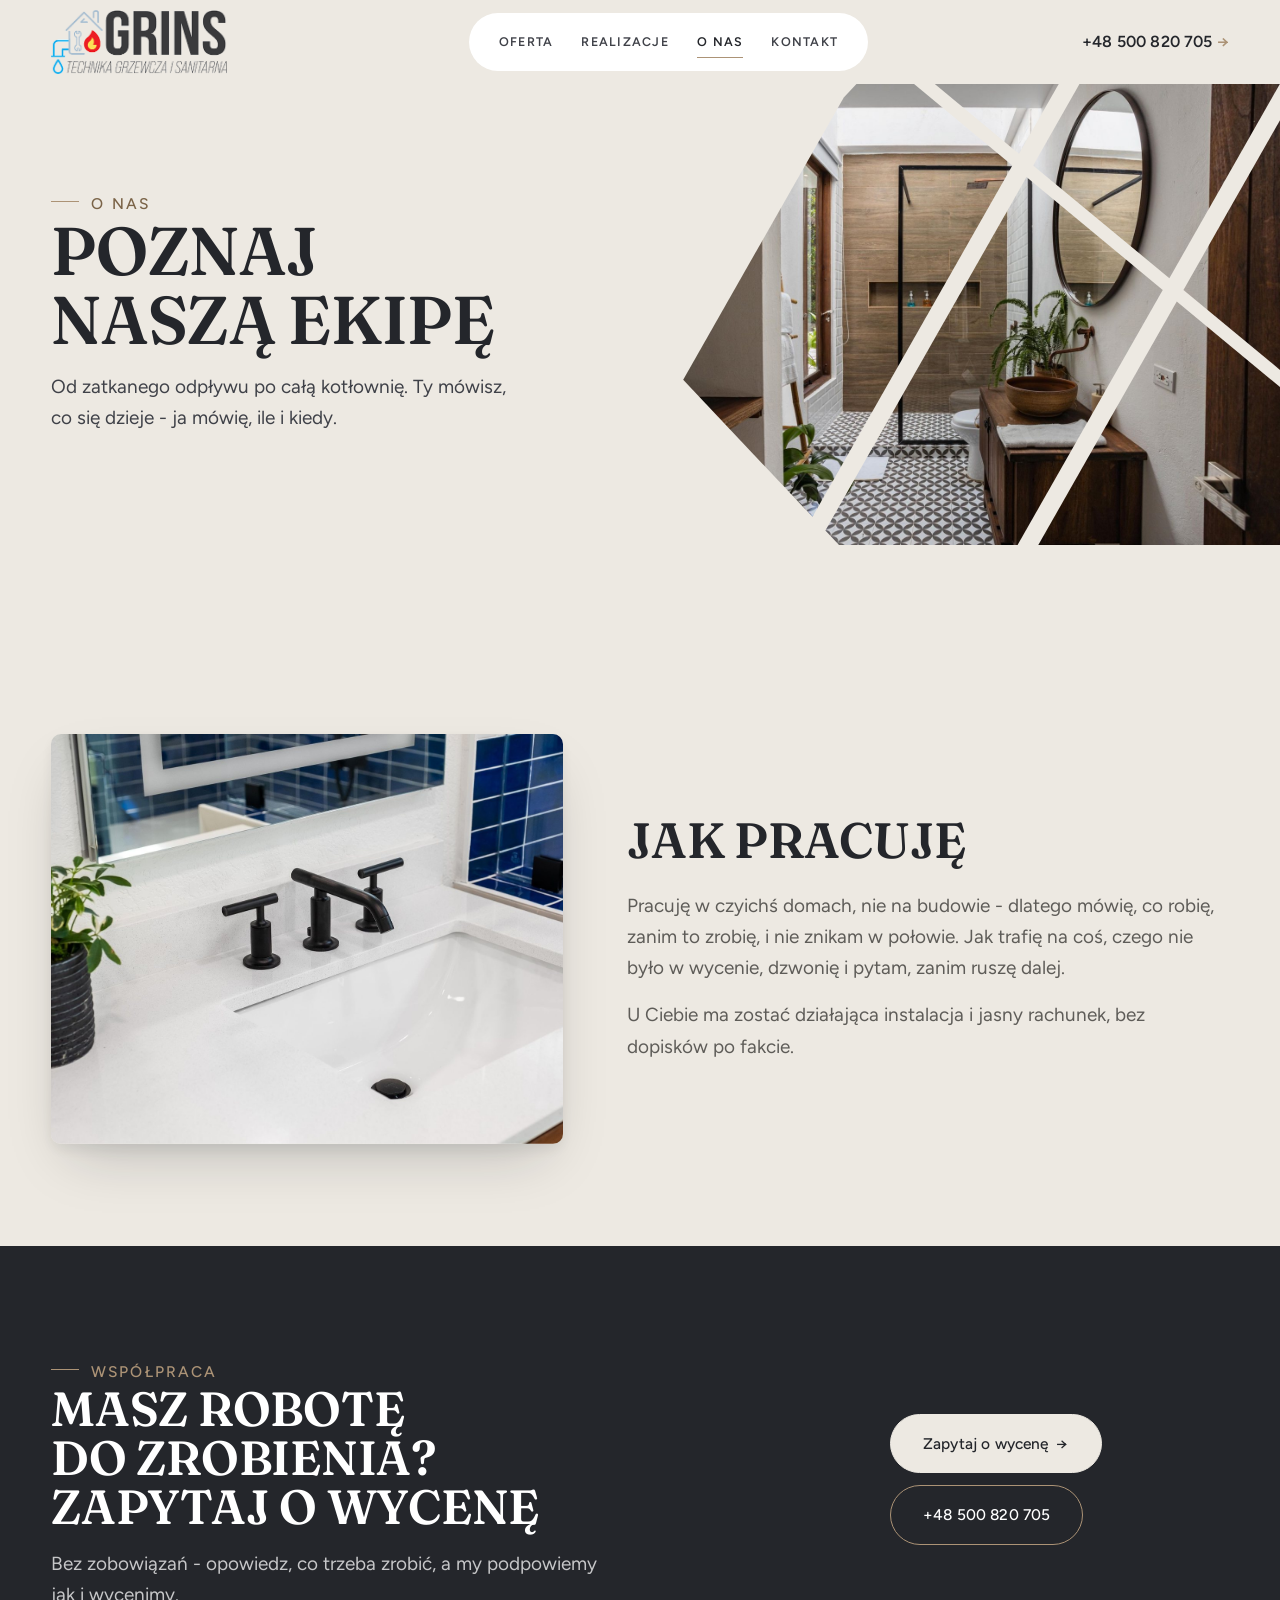
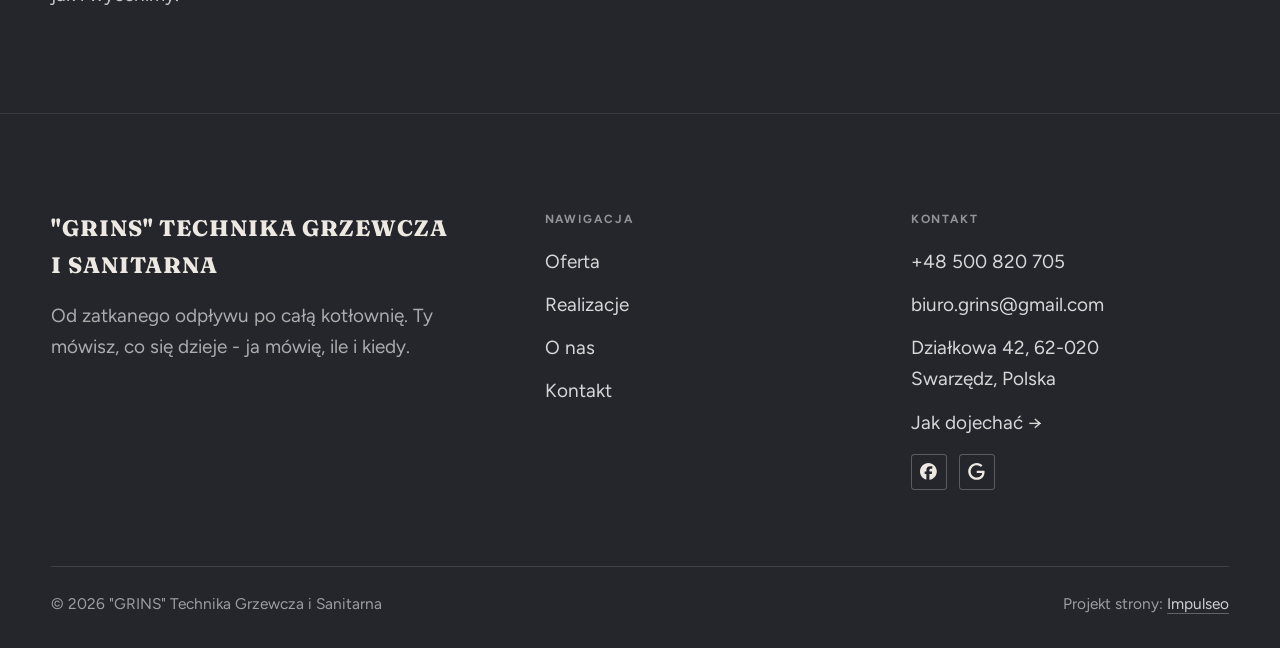
<file: o-nas.html>
<!DOCTYPE html>
<html lang="pl">
<head>
<meta charset="UTF-8">
<meta name="viewport" content="width=device-width, initial-scale=1.0">
<title>O nas - &quot;GRINS&quot; Technika Grzewcza i Sanitarna</title>
<meta name="description" content="Hydraulik w Swarzędzu z dojazdem. Awarie, udrażnianie, instalacje wod-kan, wymiana kotłów. Cenę znasz przed robotą. Zadzwoń: +48 500 820 705.">
<link rel="canonical" href="https://kris20032.github.io/grins-technika-grzewcza-i-sanitarna/o-nas.html">
<meta name="robots" content="noindex, nofollow">
<meta property="og:type" content="website">
<meta property="og:locale" content="pl_PL">
<meta property="og:site_name" content="&quot;GRINS&quot; Technika Grzewcza i Sanitarna">
<meta property="og:title" content="O nas - &quot;GRINS&quot; Technika Grzewcza i Sanitarna">
<meta property="og:description" content="Hydraulik w Swarzędzu z dojazdem. Awarie, udrażnianie, instalacje wod-kan, wymiana kotłów. Cenę znasz przed robotą. Zadzwoń: +48 500 820 705.">
<meta property="og:url" content="https://kris20032.github.io/grins-technika-grzewcza-i-sanitarna/o-nas.html">
<meta property="og:image" content="https://kris20032.github.io/grins-technika-grzewcza-i-sanitarna/img/og.jpg">
<meta property="og:image:width" content="1200">
<meta property="og:image:height" content="630">
<meta name="twitter:card" content="summary_large_image">
<link rel="preconnect" href="https://fonts.googleapis.com">
<link rel="preconnect" href="https://fonts.gstatic.com" crossorigin>
<link href="https://fonts.googleapis.com/css2?family=Fraunces:opsz,wght@9..144,500;9..144,600&family=Figtree:wght@400;500;600&display=swap" rel="stylesheet">
<link rel="stylesheet" href="assets/styles.css?v=kw1">
</head>
<body>

<header class="nav">
  <div class="wrap nav-inner">
    <a class="brand brand-has-logo" href="index.html"><img class="brand-logo" src="img/logo.png" alt="&quot;GRINS&quot; Technika Grzewcza i Sanitarna" width="382" height="139" decoding="async"></a>
    <nav class="nav-links">
      <span class="kw-pill"><a href="oferta.html">Oferta</a>
      <a href="realizacje.html">Realizacje</a>
      <a href="o-nas.html" class="active" aria-current="page">O nas</a>
      <a href="kontakt.html">Kontakt</a></span>
      <a href="tel:+48500820705" class="kw-navtel">+48 500 820 705 <span class="arr">→</span></a>
    </nav>
    <button class="nav-toggle" aria-label="Menu"><span></span><span></span><span></span></button>
  </div>
</header>

<main>
<section class="pagehead">
  <img src="img/g11.jpg" alt="&quot;GRINS&quot; Technika Grzewcza i Sanitarna - Poznaj naszą ekipę" width="1600" height="1066" decoding="async">
  <div class="wrap">
    <span class="eyebrow">O nas</span>
    <h1>Poznaj naszą ekipę</h1>
    <p>Od zatkanego odpływu po całą kotłownię. Ty mówisz, co się dzieje - ja mówię, ile i kiedy.</p>
  </div>
</section>
<section>
  <div class="wrap split">
    <div class="split-art reveal"><img src="img/g12.jpg" alt="&quot;GRINS&quot; Technika Grzewcza i Sanitarna" loading="lazy" width="1600" height="1066" decoding="async"></div>
    <div class="split-copy reveal">
      <h2>Jak pracuję</h2>
      <p class="muted">Pracuję w czyichś domach, nie na budowie - dlatego mówię, co robię, zanim to zrobię, i nie znikam w połowie. Jak trafię na coś, czego nie było w wycenie, dzwonię i pytam, zanim ruszę dalej.</p>
      <p class="muted">U Ciebie ma zostać działająca instalacja i jasny rachunek, bez dopisków po fakcie.</p>
    </div>
  </div>
</section>


<section class="cta">
  <div class="wrap">
    <div class="reveal">
      <span class="eyebrow">Współpraca</span>
      <h2>Masz robotę do zrobienia? Zapytaj o wycenę</h2>
      <p>Bez zobowiązań - opowiedz, co trzeba zrobić, a my podpowiemy jak i wycenimy.</p>
    </div>
    <div class="cta-actions reveal">
      <a href="kontakt.html" class="btn btn-light">Zapytaj o wycenę <span class="arr">→</span></a>
      <a href="tel:+48500820705" class="btn btn-ghost btn-ghost-cta">+48 500 820 705</a>
    </div>
  </div>
</section>
</main>

<footer>
  <div class="wrap">
    <div class="foot-grid">
      <div class="foot-brand">
        <div class="name">"GRINS" Technika Grzewcza i Sanitarna</div>
        <p>Od zatkanego odpływu po całą kotłownię. Ty mówisz, co się dzieje - ja mówię, ile i kiedy.</p>
      </div>
      <div class="foot-col">
        <h4>Nawigacja</h4>
        <a href="oferta.html">Oferta</a>
        <a href="realizacje.html">Realizacje</a>
        <a href="o-nas.html">O nas</a>
        <a href="kontakt.html">Kontakt</a>
      </div>
      <div class="foot-col">
        <h4>Kontakt</h4>
        <a href="tel:+48500820705">+48 500 820 705</a>
        <a href="mailto:biuro.grins@gmail.com">biuro.grins@gmail.com</a>
        <p>Działkowa 42, 62-020 Swarzędz, Polska</p>
        <a href="https://maps.google.com/?cid=16446058016588166050&g_mp=Cidnb29nbGUubWFwcy5wbGFjZXMudjEuUGxhY2VzLlNlYXJjaFRleHQQAhgEIAA" target="_blank" rel="noopener">Jak dojechać →</a>
      <div class="foot-soc">
        <a class="soc" href="https://www.facebook.com/p/GRINS-Technika-Grzewcza-i-Sanitarna-100064261475798" target="_blank" rel="noopener" aria-label="Facebook - &quot;GRINS&quot; Technika Grzewcza i Sanitarna"><svg viewBox="0 0 24 24" aria-hidden="true" focusable="false"><path d="M9.101 23.691v-7.98H6.627v-3.667h2.474v-1.58c0-4.085 1.848-5.978 5.858-5.978.401 0 .955.042 1.468.103a8.68 8.68 0 0 1 1.141.195v3.325a8.623 8.623 0 0 0-.653-.036 26.805 26.805 0 0 0-.733-.009c-.707 0-1.259.096-1.675.309a1.686 1.686 0 0 0-.679.622c-.258.42-.374.995-.374 1.752v1.297h3.919l-.386 2.103-.287 1.564h-3.246v8.245C19.396 23.238 24 18.179 24 12.044c0-6.627-5.373-12-12-12s-12 5.373-12 12c0 5.628 3.874 10.35 9.101 11.647Z" fill="currentColor"/></svg></a>
        <a class="soc" href="https://maps.google.com/?cid=16446058016588166050&g_mp=Cidnb29nbGUubWFwcy5wbGFjZXMudjEuUGxhY2VzLlNlYXJjaFRleHQQAhgEIAA" target="_blank" rel="noopener" aria-label="Google - &quot;GRINS&quot; Technika Grzewcza i Sanitarna"><svg viewBox="0 0 24 24" aria-hidden="true" focusable="false"><path d="M12.48 10.92v3.28h7.84c-.24 1.84-.853 3.187-1.787 4.133-1.147 1.147-2.933 2.4-6.053 2.4-4.827 0-8.6-3.893-8.6-8.72s3.773-8.72 8.6-8.72c2.6 0 4.507 1.027 5.907 2.347l2.307-2.307C18.747 1.44 16.133 0 12.48 0 5.867 0 .307 5.387.307 12s5.56 12 12.173 12c3.573 0 6.267-1.173 8.373-3.36 2.16-2.16 2.84-5.213 2.84-7.667 0-.76-.053-1.467-.173-2.053H12.48z" fill="currentColor"/></svg></a>
      </div>
      </div>
    </div>
    <div class="foot-bot">
      <span>© 2026 "GRINS" Technika Grzewcza i Sanitarna</span>
      <span>Projekt strony: <a class="foot-credit" href="https://impulseo.pl" target="_blank" rel="noopener">Impulseo</a></span>
    </div>
  </div>
</footer>
<div class="sticky-call"><a class="sc-call" href="tel:+48500820705"><svg class="ico-tel" width="16" height="16" viewBox="0 0 24 24" fill="none" aria-hidden="true"><path d="M6.6 10.8a15.5 15.5 0 0 0 6.6 6.6l2.2-2.2a1 1 0 0 1 1-.24 11.4 11.4 0 0 0 3.6.58 1 1 0 0 1 1 1V20a1 1 0 0 1-1 1A17 17 0 0 1 3 4a1 1 0 0 1 1-1h3.5a1 1 0 0 1 1 1c0 1.25.2 2.46.58 3.6a1 1 0 0 1-.25 1l-2.23 2.2Z" fill="currentColor"/></svg> Zadzwoń</a><a class="sc-quote" href="kontakt.html">Wyślij zdjęcie awarii</a></div>
<div class="demo-wazne" data-do="2026-11-02" data-cykl="3" hidden><svg class="dw-ico" width="13" height="13" viewBox="0 0 24 24" fill="none" aria-hidden="true"><circle cx="12" cy="12" r="8.6" stroke="currentColor" stroke-width="1.8"/><path d="M12 7.2V12l3.3 2" stroke="currentColor" stroke-width="1.8" stroke-linecap="round"/></svg><span class="dw-txt"></span></div>

<script src="assets/main.js"></script>
</body>
</html>
</file>
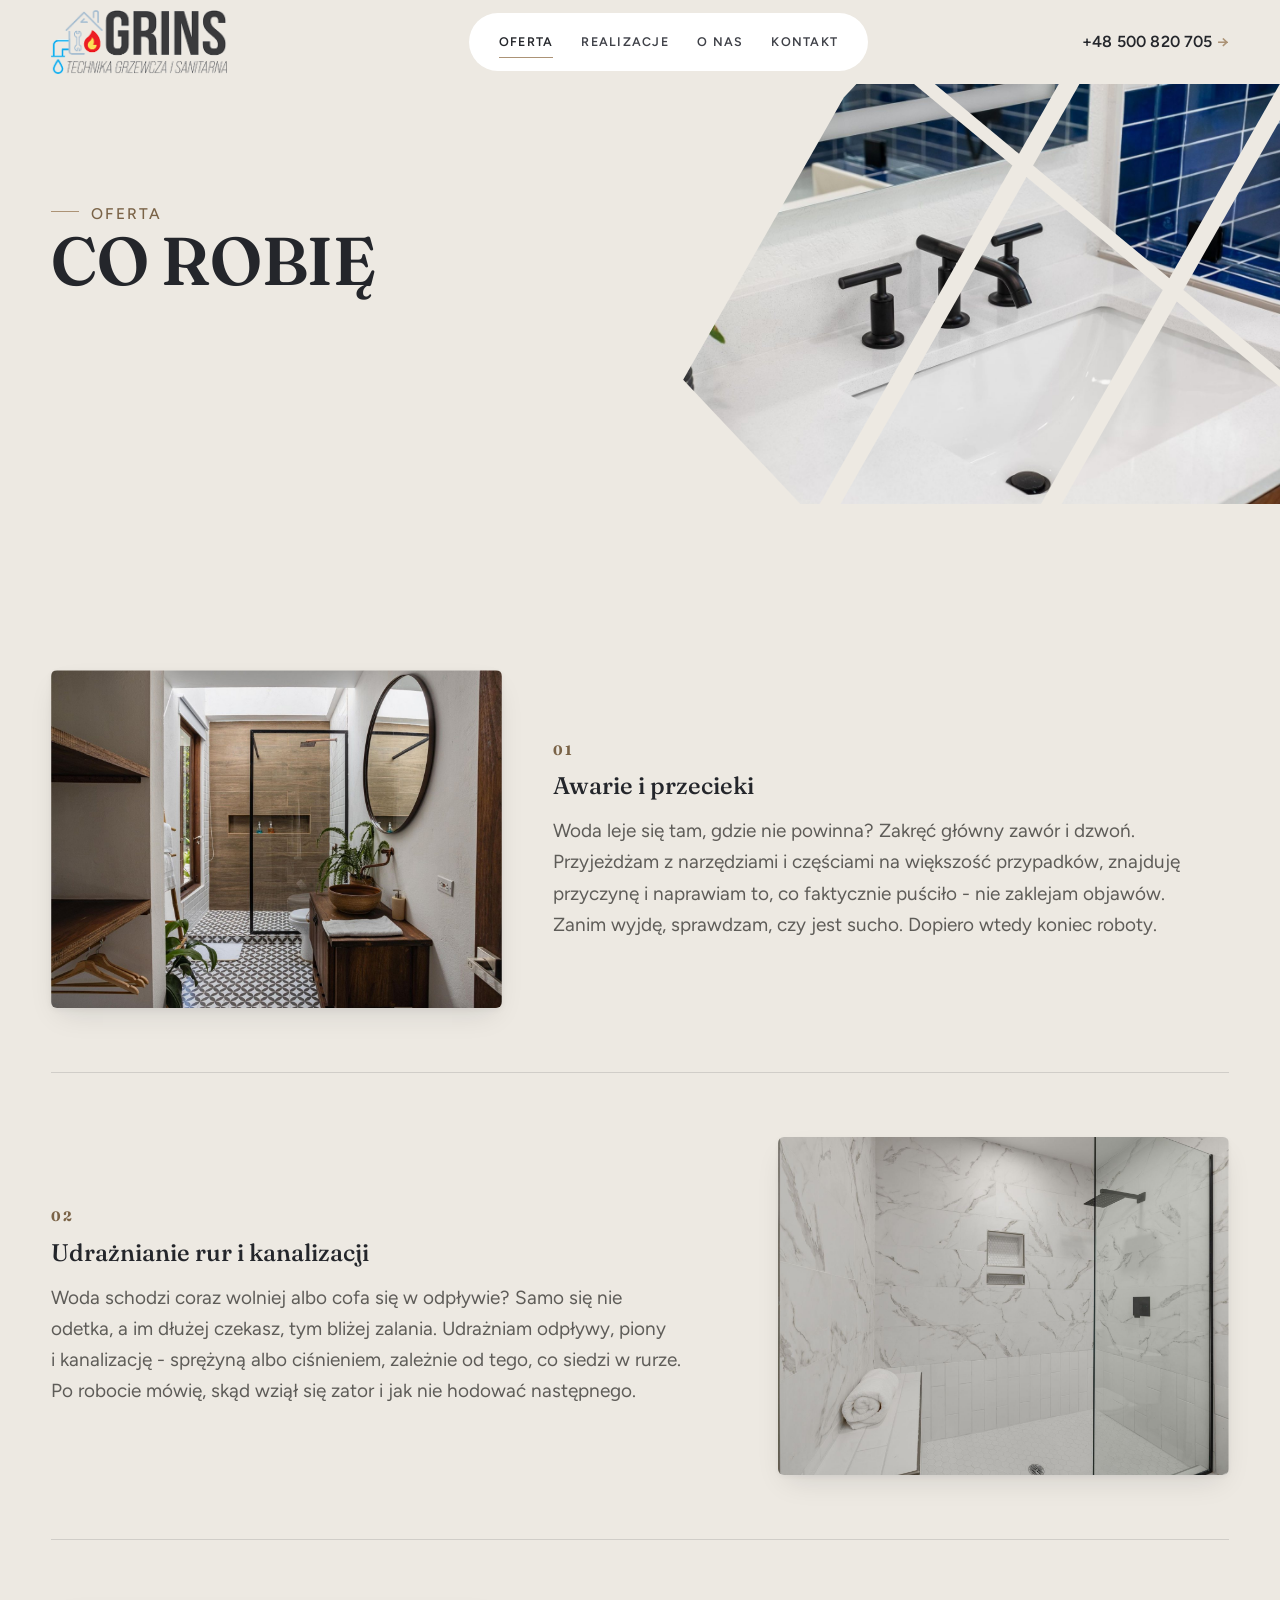
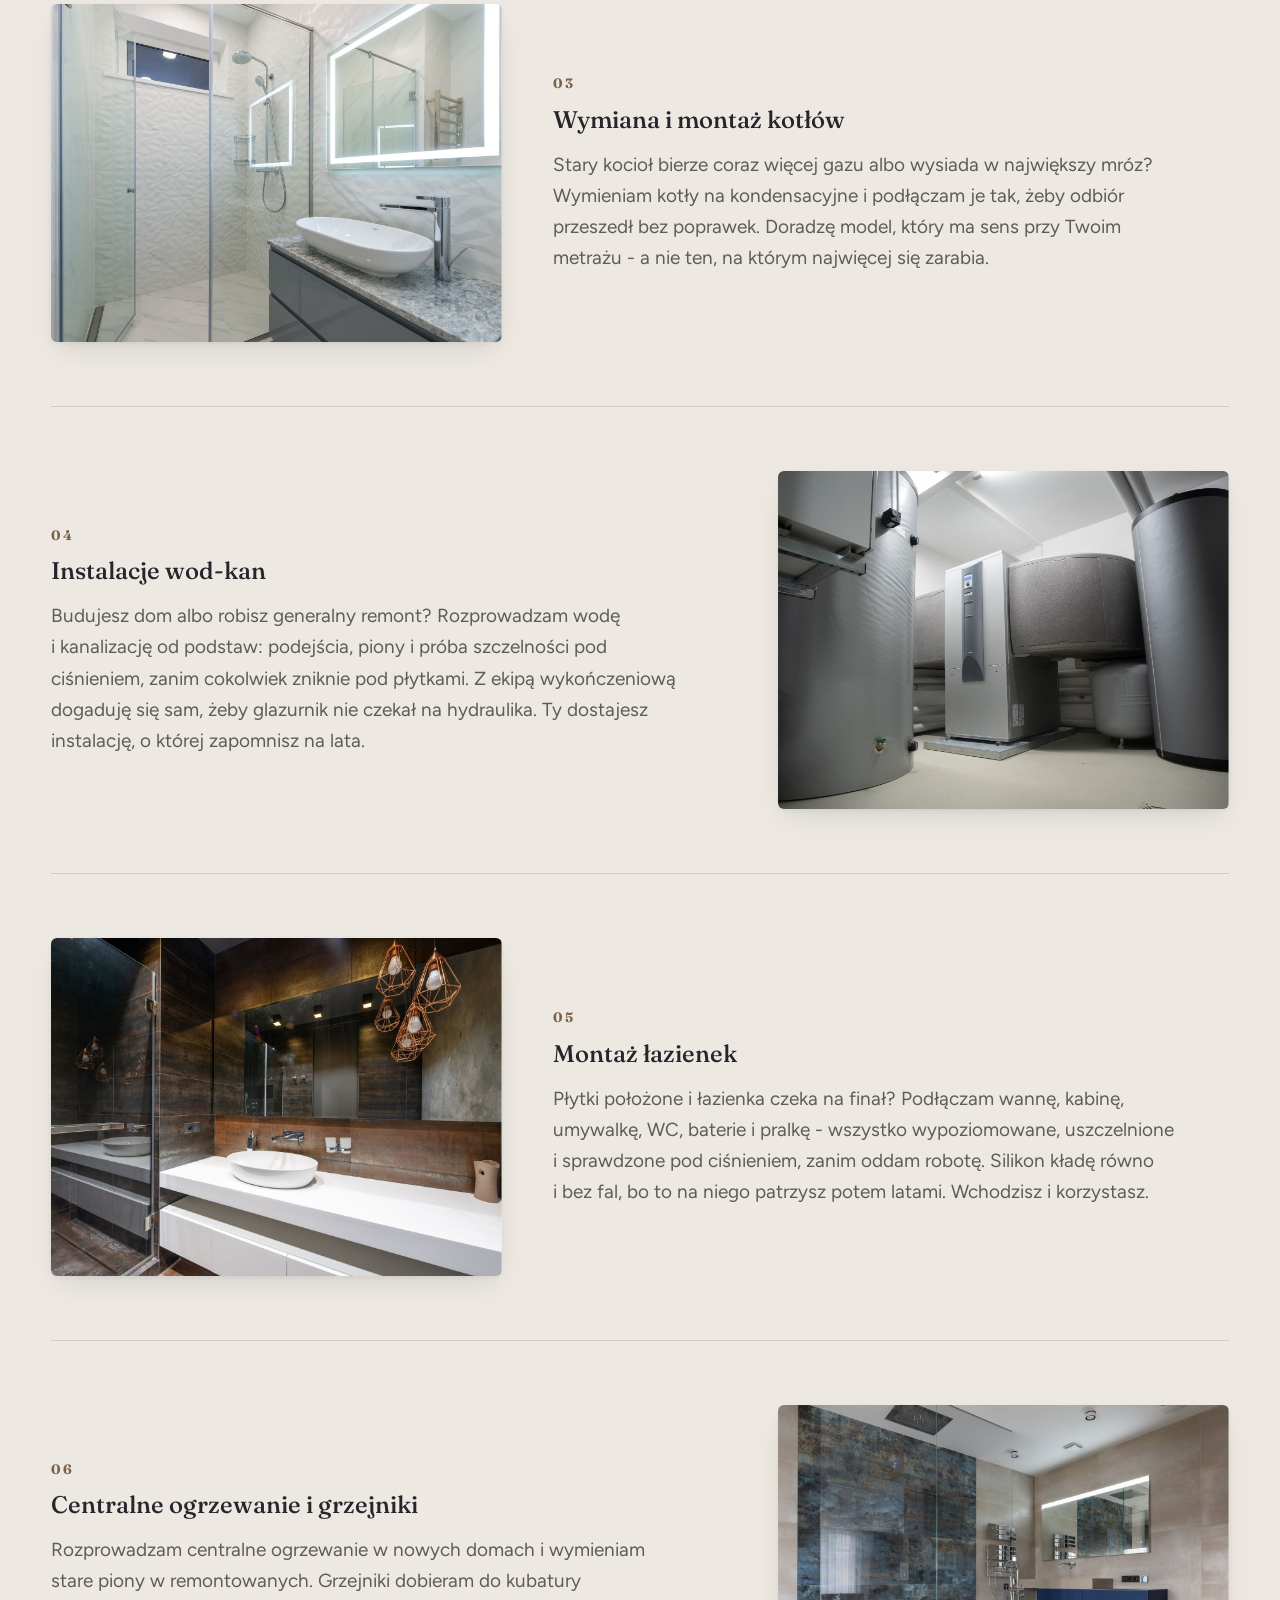
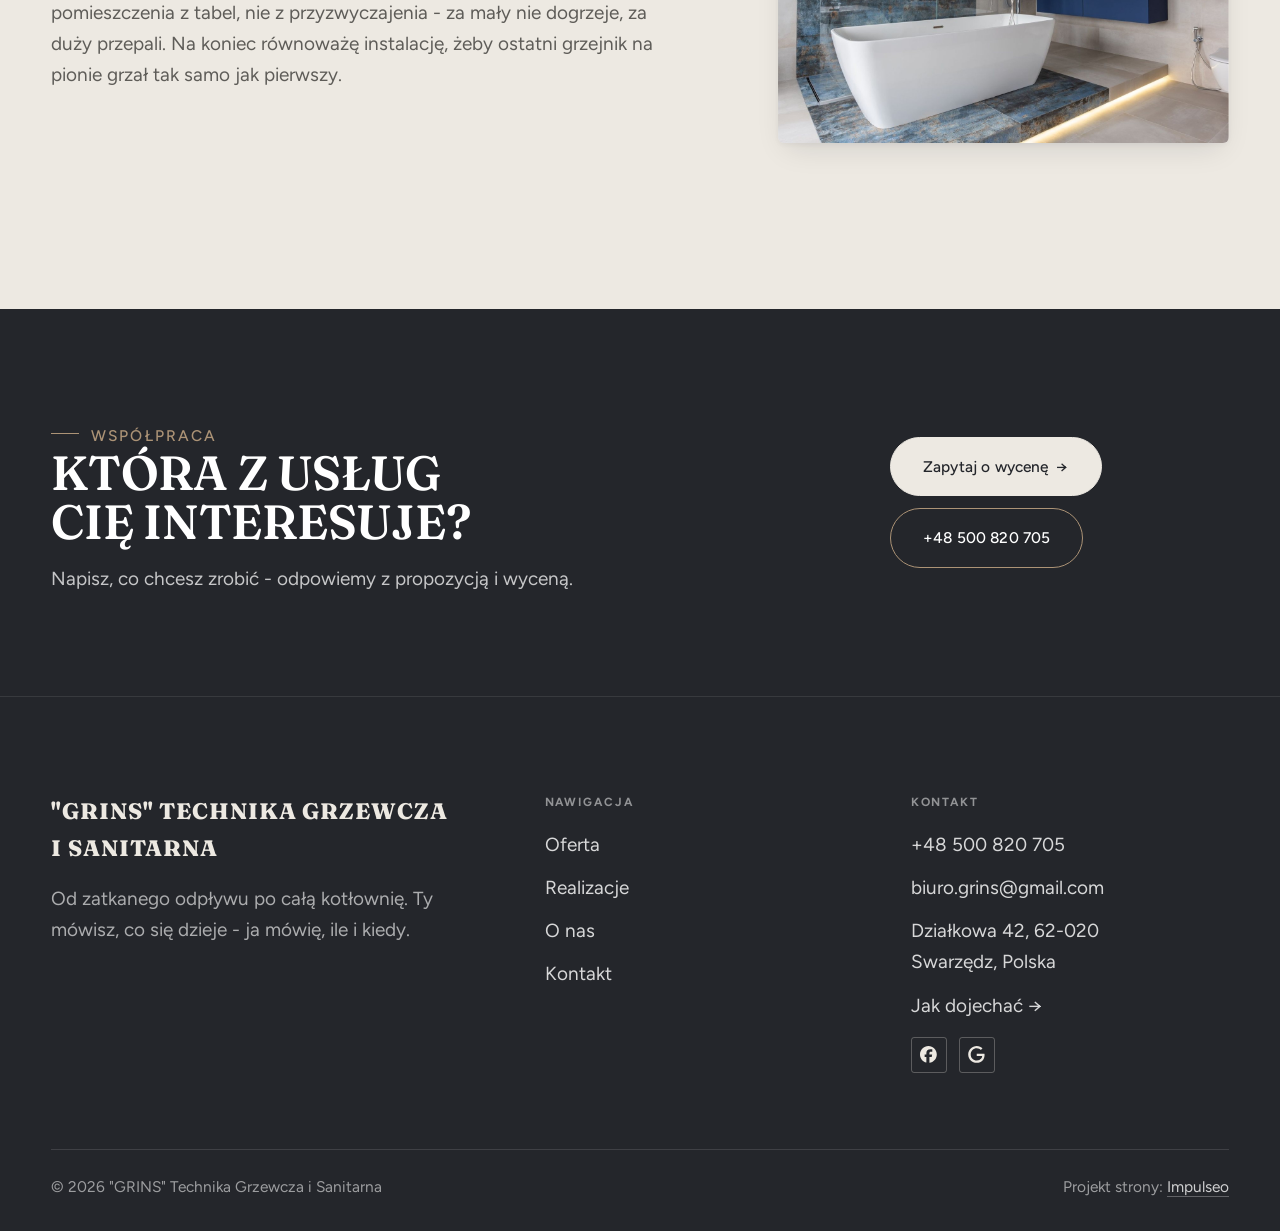
<file: oferta.html>
<!DOCTYPE html>
<html lang="pl">
<head>
<meta charset="UTF-8">
<meta name="viewport" content="width=device-width, initial-scale=1.0">
<title>Oferta - &quot;GRINS&quot; Technika Grzewcza i Sanitarna</title>
<meta name="description" content="Hydraulik w Swarzędzu z dojazdem. Awarie, udrażnianie, instalacje wod-kan, wymiana kotłów. Cenę znasz przed robotą. Zadzwoń: +48 500 820 705.">
<link rel="canonical" href="https://kris20032.github.io/grins-technika-grzewcza-i-sanitarna/oferta.html">
<meta name="robots" content="noindex, nofollow">
<meta property="og:type" content="website">
<meta property="og:locale" content="pl_PL">
<meta property="og:site_name" content="&quot;GRINS&quot; Technika Grzewcza i Sanitarna">
<meta property="og:title" content="Oferta - &quot;GRINS&quot; Technika Grzewcza i Sanitarna">
<meta property="og:description" content="Hydraulik w Swarzędzu z dojazdem. Awarie, udrażnianie, instalacje wod-kan, wymiana kotłów. Cenę znasz przed robotą. Zadzwoń: +48 500 820 705.">
<meta property="og:url" content="https://kris20032.github.io/grins-technika-grzewcza-i-sanitarna/oferta.html">
<meta property="og:image" content="https://kris20032.github.io/grins-technika-grzewcza-i-sanitarna/img/og.jpg">
<meta property="og:image:width" content="1200">
<meta property="og:image:height" content="630">
<meta name="twitter:card" content="summary_large_image">
<link rel="preconnect" href="https://fonts.googleapis.com">
<link rel="preconnect" href="https://fonts.gstatic.com" crossorigin>
<link href="https://fonts.googleapis.com/css2?family=Fraunces:opsz,wght@9..144,500;9..144,600&family=Figtree:wght@400;500;600&display=swap" rel="stylesheet">
<link rel="stylesheet" href="assets/styles.css?v=kw1">
</head>
<body>

<header class="nav">
  <div class="wrap nav-inner">
    <a class="brand brand-has-logo" href="index.html"><img class="brand-logo" src="img/logo.png" alt="&quot;GRINS&quot; Technika Grzewcza i Sanitarna" width="382" height="139" decoding="async"></a>
    <nav class="nav-links">
      <span class="kw-pill"><a href="oferta.html" class="active" aria-current="page">Oferta</a>
      <a href="realizacje.html">Realizacje</a>
      <a href="o-nas.html">O nas</a>
      <a href="kontakt.html">Kontakt</a></span>
      <a href="tel:+48500820705" class="kw-navtel">+48 500 820 705 <span class="arr">→</span></a>
    </nav>
    <button class="nav-toggle" aria-label="Menu"><span></span><span></span><span></span></button>
  </div>
</header>

<main>
<section class="pagehead">
  <img src="img/g12.jpg" alt="&quot;GRINS&quot; Technika Grzewcza i Sanitarna - Co robię" width="1600" height="1066" decoding="async">
  <div class="wrap">
    <span class="eyebrow">Oferta</span>
    <h1>Co robię</h1>
  </div>
</section>
<section>
  <div class="wrap">
    <div class="svc-row reveal">
      <div class="svc-row-art"><img src="img/g11.jpg" alt="Awarie i przecieki" loading="lazy" width="1600" height="1066" decoding="async"></div>
      <div>
        <span class="num">01</span>
        <h3>Awarie i przecieki</h3>
        <p class="muted">Woda leje się tam, gdzie nie powinna? Zakręć główny zawór i dzwoń. Przyjeżdżam z narzędziami i częściami na większość przypadków, znajduję przyczynę i naprawiam to, co faktycznie puściło - nie zaklejam objawów. Zanim wyjdę, sprawdzam, czy jest sucho. Dopiero wtedy koniec roboty.</p>
      </div>
    </div>
    <div class="svc-row rev reveal">
      <div class="svc-row-art"><img src="img/g5.jpg" alt="Udrażnianie rur i kanalizacji" loading="lazy" width="1880" height="1254" decoding="async"></div>
      <div>
        <span class="num">02</span>
        <h3>Udrażnianie rur i kanalizacji</h3>
        <p class="muted">Woda schodzi coraz wolniej albo cofa się w odpływie? Samo się nie odetka, a im dłużej czekasz, tym bliżej zalania. Udrażniam odpływy, piony i kanalizację - sprężyną albo ciśnieniem, zależnie od tego, co siedzi w rurze. Po robocie mówię, skąd wziął się zator i jak nie hodować następnego.</p>
      </div>
    </div>
    <div class="svc-row reveal">
      <div class="svc-row-art"><img src="img/g6.jpg" alt="Wymiana i montaż kotłów" loading="lazy" width="1623" height="1300" decoding="async"></div>
      <div>
        <span class="num">03</span>
        <h3>Wymiana i montaż kotłów</h3>
        <p class="muted">Stary kocioł bierze coraz więcej gazu albo wysiada w największy mróz? Wymieniam kotły na kondensacyjne i podłączam je tak, żeby odbiór przeszedł bez poprawek. Doradzę model, który ma sens przy Twoim metrażu - a nie ten, na którym najwięcej się zarabia.</p>
      </div>
    </div>
    <div class="svc-row rev reveal">
      <div class="svc-row-art"><img src="img/g7.jpg" alt="Instalacje wod-kan" loading="lazy" width="1880" height="1253" decoding="async"></div>
      <div>
        <span class="num">04</span>
        <h3>Instalacje wod-kan</h3>
        <p class="muted">Budujesz dom albo robisz generalny remont? Rozprowadzam wodę i kanalizację od podstaw: podejścia, piony i próba szczelności pod ciśnieniem, zanim cokolwiek zniknie pod płytkami. Z ekipą wykończeniową dogaduję się sam, żeby glazurnik nie czekał na hydraulika. Ty dostajesz instalację, o której zapomnisz na lata.</p>
      </div>
    </div>
    <div class="svc-row reveal">
      <div class="svc-row-art"><img src="img/g8.jpg" alt="Montaż łazienek" loading="lazy" width="1600" height="1068" decoding="async"></div>
      <div>
        <span class="num">05</span>
        <h3>Montaż łazienek</h3>
        <p class="muted">Płytki położone i łazienka czeka na finał? Podłączam wannę, kabinę, umywalkę, WC, baterie i pralkę - wszystko wypoziomowane, uszczelnione i sprawdzone pod ciśnieniem, zanim oddam robotę. Silikon kładę równo i bez fal, bo to na niego patrzysz potem latami. Wchodzisz i korzystasz.</p>
      </div>
    </div>
    <div class="svc-row rev reveal">
      <div class="svc-row-art"><img src="img/g9.jpg" alt="Centralne ogrzewanie i grzejniki" loading="lazy" width="1600" height="1068" decoding="async"></div>
      <div>
        <span class="num">06</span>
        <h3>Centralne ogrzewanie i grzejniki</h3>
        <p class="muted">Rozprowadzam centralne ogrzewanie w nowych domach i wymieniam stare piony w remontowanych. Grzejniki dobieram do kubatury pomieszczenia z tabel, nie z przyzwyczajenia - za mały nie dogrzeje, za duży przepali. Na koniec równoważę instalację, żeby ostatni grzejnik na pionie grzał tak samo jak pierwszy.</p>
      </div>
    </div>
  </div>
</section>

<section class="cta">
  <div class="wrap">
    <div class="reveal">
      <span class="eyebrow">Współpraca</span>
      <h2>Która z usług Cię interesuje?</h2>
      <p>Napisz, co chcesz zrobić - odpowiemy z propozycją i wyceną.</p>
    </div>
    <div class="cta-actions reveal">
      <a href="kontakt.html" class="btn btn-light">Zapytaj o wycenę <span class="arr">→</span></a>
      <a href="tel:+48500820705" class="btn btn-ghost btn-ghost-cta">+48 500 820 705</a>
    </div>
  </div>
</section>
</main>

<footer>
  <div class="wrap">
    <div class="foot-grid">
      <div class="foot-brand">
        <div class="name">"GRINS" Technika Grzewcza i Sanitarna</div>
        <p>Od zatkanego odpływu po całą kotłownię. Ty mówisz, co się dzieje - ja mówię, ile i kiedy.</p>
      </div>
      <div class="foot-col">
        <h4>Nawigacja</h4>
        <a href="oferta.html">Oferta</a>
        <a href="realizacje.html">Realizacje</a>
        <a href="o-nas.html">O nas</a>
        <a href="kontakt.html">Kontakt</a>
      </div>
      <div class="foot-col">
        <h4>Kontakt</h4>
        <a href="tel:+48500820705">+48 500 820 705</a>
        <a href="mailto:biuro.grins@gmail.com">biuro.grins@gmail.com</a>
        <p>Działkowa 42, 62-020 Swarzędz, Polska</p>
        <a href="https://maps.google.com/?cid=16446058016588166050&g_mp=Cidnb29nbGUubWFwcy5wbGFjZXMudjEuUGxhY2VzLlNlYXJjaFRleHQQAhgEIAA" target="_blank" rel="noopener">Jak dojechać →</a>
      <div class="foot-soc">
        <a class="soc" href="https://www.facebook.com/p/GRINS-Technika-Grzewcza-i-Sanitarna-100064261475798" target="_blank" rel="noopener" aria-label="Facebook - &quot;GRINS&quot; Technika Grzewcza i Sanitarna"><svg viewBox="0 0 24 24" aria-hidden="true" focusable="false"><path d="M9.101 23.691v-7.98H6.627v-3.667h2.474v-1.58c0-4.085 1.848-5.978 5.858-5.978.401 0 .955.042 1.468.103a8.68 8.68 0 0 1 1.141.195v3.325a8.623 8.623 0 0 0-.653-.036 26.805 26.805 0 0 0-.733-.009c-.707 0-1.259.096-1.675.309a1.686 1.686 0 0 0-.679.622c-.258.42-.374.995-.374 1.752v1.297h3.919l-.386 2.103-.287 1.564h-3.246v8.245C19.396 23.238 24 18.179 24 12.044c0-6.627-5.373-12-12-12s-12 5.373-12 12c0 5.628 3.874 10.35 9.101 11.647Z" fill="currentColor"/></svg></a>
        <a class="soc" href="https://maps.google.com/?cid=16446058016588166050&g_mp=Cidnb29nbGUubWFwcy5wbGFjZXMudjEuUGxhY2VzLlNlYXJjaFRleHQQAhgEIAA" target="_blank" rel="noopener" aria-label="Google - &quot;GRINS&quot; Technika Grzewcza i Sanitarna"><svg viewBox="0 0 24 24" aria-hidden="true" focusable="false"><path d="M12.48 10.92v3.28h7.84c-.24 1.84-.853 3.187-1.787 4.133-1.147 1.147-2.933 2.4-6.053 2.4-4.827 0-8.6-3.893-8.6-8.72s3.773-8.72 8.6-8.72c2.6 0 4.507 1.027 5.907 2.347l2.307-2.307C18.747 1.44 16.133 0 12.48 0 5.867 0 .307 5.387.307 12s5.56 12 12.173 12c3.573 0 6.267-1.173 8.373-3.36 2.16-2.16 2.84-5.213 2.84-7.667 0-.76-.053-1.467-.173-2.053H12.48z" fill="currentColor"/></svg></a>
      </div>
      </div>
    </div>
    <div class="foot-bot">
      <span>© 2026 "GRINS" Technika Grzewcza i Sanitarna</span>
      <span>Projekt strony: <a class="foot-credit" href="https://impulseo.pl" target="_blank" rel="noopener">Impulseo</a></span>
    </div>
  </div>
</footer>
<div class="sticky-call"><a class="sc-call" href="tel:+48500820705"><svg class="ico-tel" width="16" height="16" viewBox="0 0 24 24" fill="none" aria-hidden="true"><path d="M6.6 10.8a15.5 15.5 0 0 0 6.6 6.6l2.2-2.2a1 1 0 0 1 1-.24 11.4 11.4 0 0 0 3.6.58 1 1 0 0 1 1 1V20a1 1 0 0 1-1 1A17 17 0 0 1 3 4a1 1 0 0 1 1-1h3.5a1 1 0 0 1 1 1c0 1.25.2 2.46.58 3.6a1 1 0 0 1-.25 1l-2.23 2.2Z" fill="currentColor"/></svg> Zadzwoń</a><a class="sc-quote" href="kontakt.html">Wyślij zdjęcie awarii</a></div>
<div class="demo-wazne" data-do="2026-11-02" data-cykl="3" hidden><svg class="dw-ico" width="13" height="13" viewBox="0 0 24 24" fill="none" aria-hidden="true"><circle cx="12" cy="12" r="8.6" stroke="currentColor" stroke-width="1.8"/><path d="M12 7.2V12l3.3 2" stroke="currentColor" stroke-width="1.8" stroke-linecap="round"/></svg><span class="dw-txt"></span></div>

<script src="assets/main.js"></script>
</body>
</html>
</file>
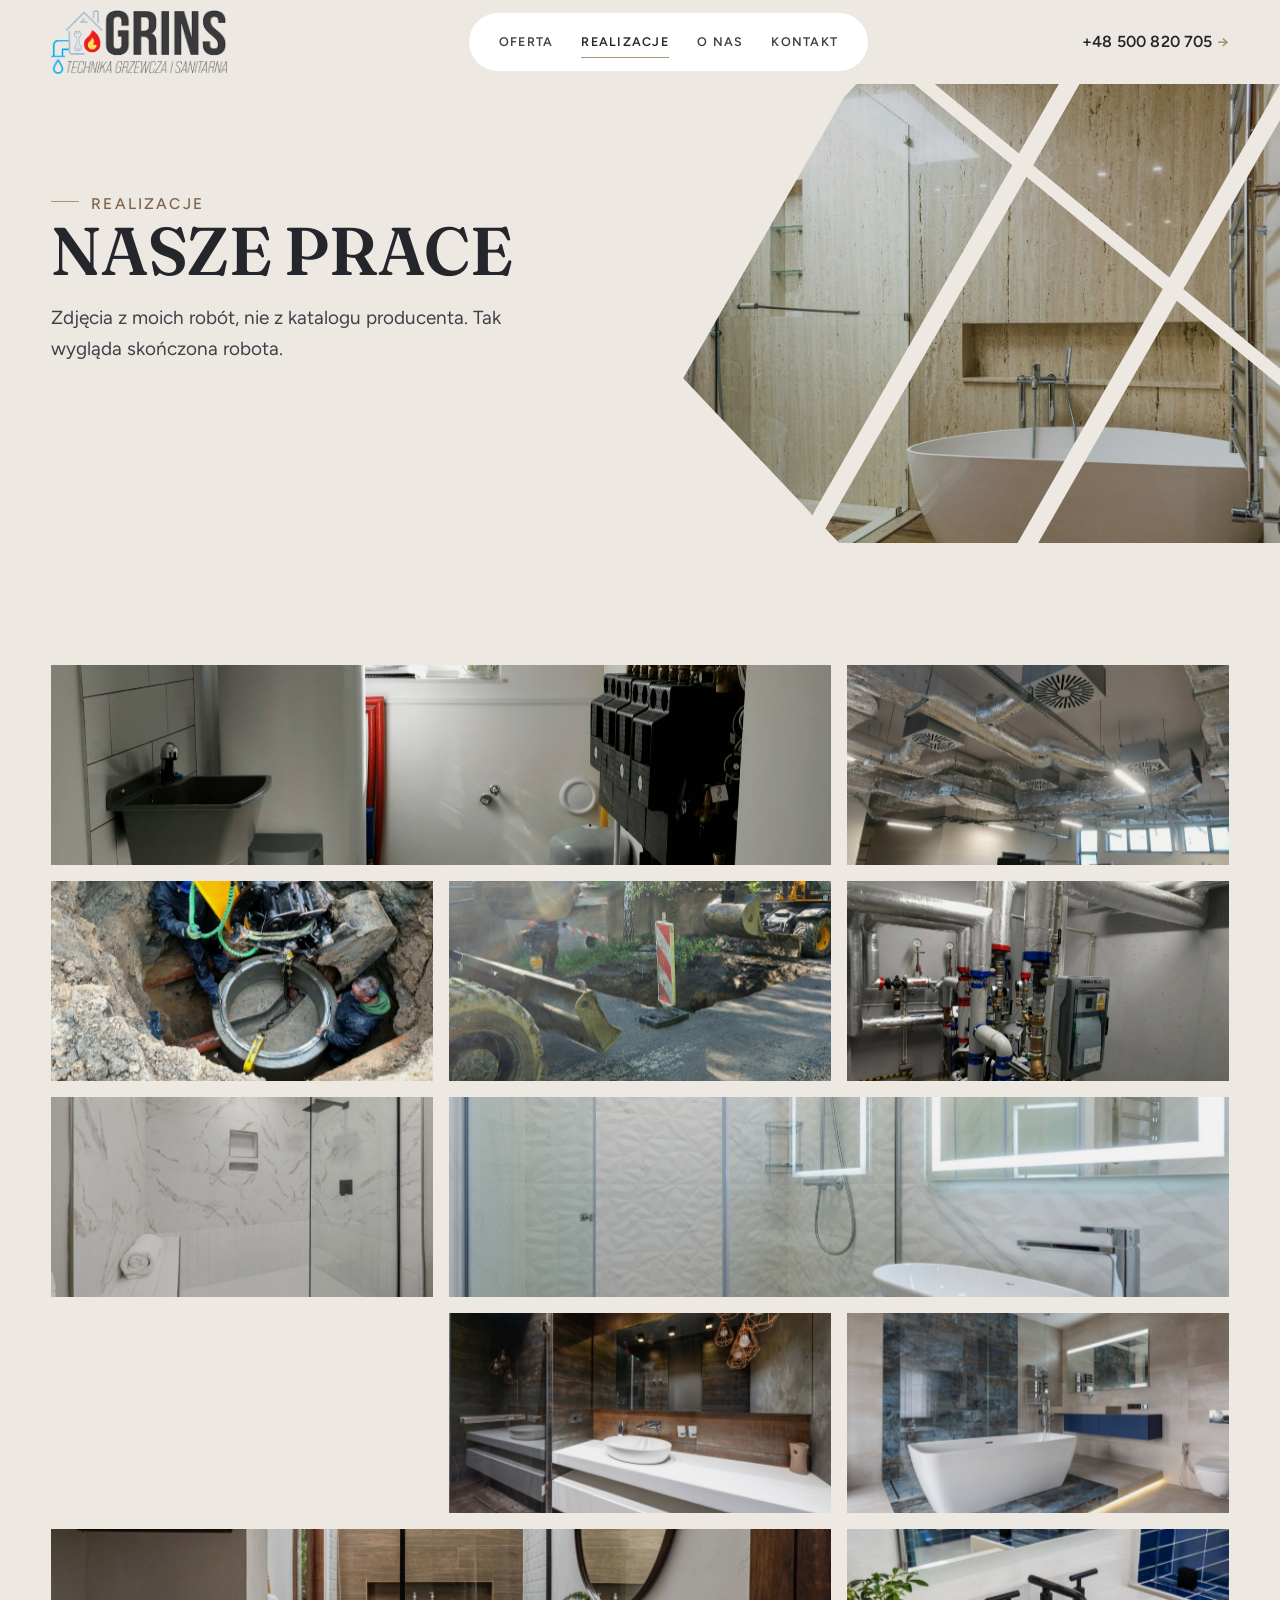
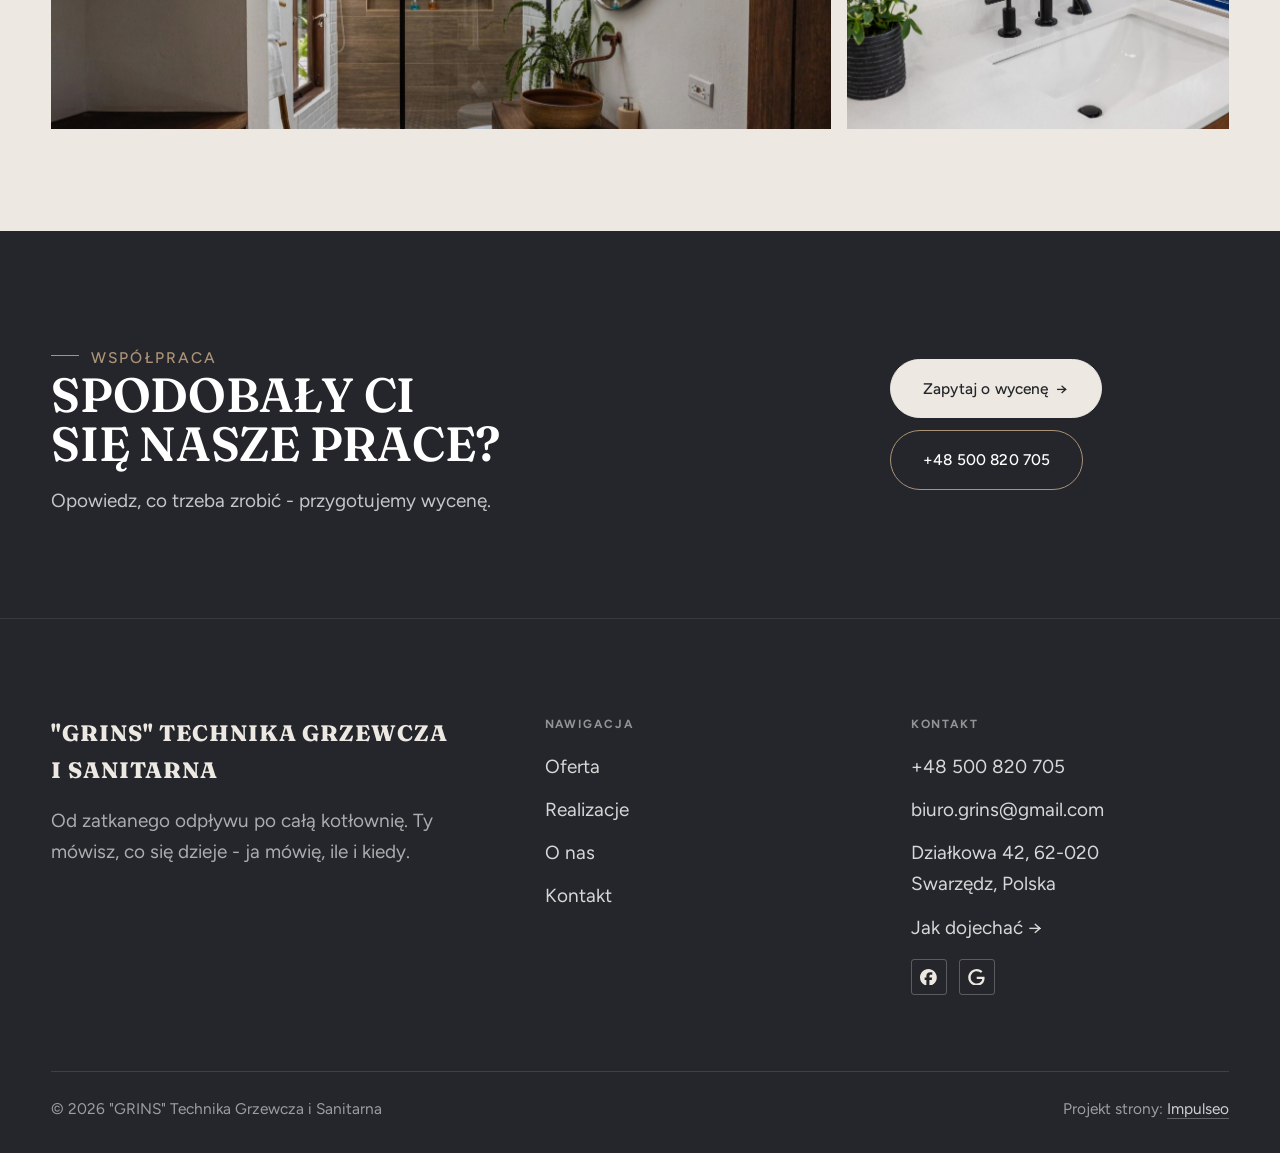
<file: realizacje.html>
<!DOCTYPE html>
<html lang="pl">
<head>
<meta charset="UTF-8">
<meta name="viewport" content="width=device-width, initial-scale=1.0">
<title>Realizacje - &quot;GRINS&quot; Technika Grzewcza i Sanitarna</title>
<meta name="description" content="Realizacje &quot;GRINS&quot; Technika Grzewcza i Sanitarna: Instalacja wod-kan, Łazienka po montażu, Kotłownia, Wymiana grzejnika, Udrażnianie kanalizacji">
<link rel="canonical" href="https://kris20032.github.io/grins-technika-grzewcza-i-sanitarna/realizacje.html">
<meta name="robots" content="noindex, nofollow">
<meta property="og:type" content="website">
<meta property="og:locale" content="pl_PL">
<meta property="og:site_name" content="&quot;GRINS&quot; Technika Grzewcza i Sanitarna">
<meta property="og:title" content="Realizacje - &quot;GRINS&quot; Technika Grzewcza i Sanitarna">
<meta property="og:description" content="Realizacje &quot;GRINS&quot; Technika Grzewcza i Sanitarna: Instalacja wod-kan, Łazienka po montażu, Kotłownia, Wymiana grzejnika, Udrażnianie kanalizacji">
<meta property="og:url" content="https://kris20032.github.io/grins-technika-grzewcza-i-sanitarna/realizacje.html">
<meta property="og:image" content="https://kris20032.github.io/grins-technika-grzewcza-i-sanitarna/img/og.jpg">
<meta property="og:image:width" content="1200">
<meta property="og:image:height" content="630">
<meta name="twitter:card" content="summary_large_image">
<link rel="preconnect" href="https://fonts.googleapis.com">
<link rel="preconnect" href="https://fonts.gstatic.com" crossorigin>
<link href="https://fonts.googleapis.com/css2?family=Fraunces:opsz,wght@9..144,500;9..144,600&family=Figtree:wght@400;500;600&display=swap" rel="stylesheet">
<link rel="stylesheet" href="assets/styles.css?v=kw1">
</head>
<body>

<header class="nav">
  <div class="wrap nav-inner">
    <a class="brand brand-has-logo" href="index.html"><img class="brand-logo" src="img/logo.png" alt="&quot;GRINS&quot; Technika Grzewcza i Sanitarna" width="382" height="139" decoding="async"></a>
    <nav class="nav-links">
      <span class="kw-pill"><a href="oferta.html">Oferta</a>
      <a href="realizacje.html" class="active" aria-current="page">Realizacje</a>
      <a href="o-nas.html">O nas</a>
      <a href="kontakt.html">Kontakt</a></span>
      <a href="tel:+48500820705" class="kw-navtel">+48 500 820 705 <span class="arr">→</span></a>
    </nav>
    <button class="nav-toggle" aria-label="Menu"><span></span><span></span><span></span></button>
  </div>
</header>

<main>
<section class="pagehead">
  <img src="img/naglowek-realizacje.jpg" alt="&quot;GRINS&quot; Technika Grzewcza i Sanitarna - Nasze prace" width="1507" height="1000" decoding="async">
  <div class="wrap">
    <span class="eyebrow">Realizacje</span>
    <h1>Nasze prace</h1>
    <p>Zdjęcia z moich robót, nie z katalogu producenta. Tak wygląda skończona robota.</p>
  </div>
</section>
<section>
  <div class="wrap">
    <div class="gallery">
      <div class="tile t-two3 reveal"><img src="img/g1.jpg" alt="&quot;GRINS&quot; Technika Grzewcza i Sanitarna" loading="lazy" width="1520" height="2058" decoding="async"></div>
      <div class="tile t-third reveal"><img src="img/g2.jpg" alt="&quot;GRINS&quot; Technika Grzewcza i Sanitarna" loading="lazy" width="1600" height="1200" decoding="async"></div>
      <div class="tile t-third reveal"><img src="img/g3.jpg" alt="&quot;GRINS&quot; Technika Grzewcza i Sanitarna" loading="lazy" width="1600" height="1600" decoding="async"></div>
      <div class="tile t-third reveal"><img src="img/g4.jpg" alt="&quot;GRINS&quot; Technika Grzewcza i Sanitarna" loading="lazy" width="1536" height="2048" decoding="async"></div>
      <div class="tile t-third reveal"><img src="img/about.jpg" alt="&quot;GRINS&quot; Technika Grzewcza i Sanitarna" loading="lazy" width="1406" height="1936" decoding="async"></div>
      <div class="tile t-third reveal"><img src="img/g5.jpg" alt="&quot;GRINS&quot; Technika Grzewcza i Sanitarna" loading="lazy" width="1880" height="1254" decoding="async"></div>
      <div class="tile t-two3 reveal"><img src="img/g6.jpg" alt="&quot;GRINS&quot; Technika Grzewcza i Sanitarna" loading="lazy" width="1623" height="1300" decoding="async"></div>
      <div class="tile t-third reveal"><img src="img/g7.jpg" alt="&quot;GRINS&quot; Technika Grzewcza i Sanitarna" loading="lazy" width="1880" height="1253" decoding="async"></div>
      <div class="tile t-third reveal"><img src="img/g8.jpg" alt="&quot;GRINS&quot; Technika Grzewcza i Sanitarna" loading="lazy" width="1600" height="1068" decoding="async"></div>
      <div class="tile t-third reveal"><img src="img/g9.jpg" alt="&quot;GRINS&quot; Technika Grzewcza i Sanitarna" loading="lazy" width="1600" height="1068" decoding="async"></div>
      <div class="tile t-two3 reveal"><img src="img/g11.jpg" alt="&quot;GRINS&quot; Technika Grzewcza i Sanitarna" loading="lazy" width="1600" height="1066" decoding="async"></div>
      <div class="tile t-third reveal"><img src="img/g12.jpg" alt="&quot;GRINS&quot; Technika Grzewcza i Sanitarna" loading="lazy" width="1600" height="1066" decoding="async"></div>
    </div>
  </div>
</section>
<section class="cta">
  <div class="wrap">
    <div class="reveal">
      <span class="eyebrow">Współpraca</span>
      <h2>Spodobały Ci się nasze prace?</h2>
      <p>Opowiedz, co trzeba zrobić - przygotujemy wycenę.</p>
    </div>
    <div class="cta-actions reveal">
      <a href="kontakt.html" class="btn btn-light">Zapytaj o wycenę <span class="arr">→</span></a>
      <a href="tel:+48500820705" class="btn btn-ghost btn-ghost-cta">+48 500 820 705</a>
    </div>
  </div>
</section>
</main>

<footer>
  <div class="wrap">
    <div class="foot-grid">
      <div class="foot-brand">
        <div class="name">"GRINS" Technika Grzewcza i Sanitarna</div>
        <p>Od zatkanego odpływu po całą kotłownię. Ty mówisz, co się dzieje - ja mówię, ile i kiedy.</p>
      </div>
      <div class="foot-col">
        <h4>Nawigacja</h4>
        <a href="oferta.html">Oferta</a>
        <a href="realizacje.html">Realizacje</a>
        <a href="o-nas.html">O nas</a>
        <a href="kontakt.html">Kontakt</a>
      </div>
      <div class="foot-col">
        <h4>Kontakt</h4>
        <a href="tel:+48500820705">+48 500 820 705</a>
        <a href="mailto:biuro.grins@gmail.com">biuro.grins@gmail.com</a>
        <p>Działkowa 42, 62-020 Swarzędz, Polska</p>
        <a href="https://maps.google.com/?cid=16446058016588166050&g_mp=Cidnb29nbGUubWFwcy5wbGFjZXMudjEuUGxhY2VzLlNlYXJjaFRleHQQAhgEIAA" target="_blank" rel="noopener">Jak dojechać →</a>
      <div class="foot-soc">
        <a class="soc" href="https://www.facebook.com/p/GRINS-Technika-Grzewcza-i-Sanitarna-100064261475798" target="_blank" rel="noopener" aria-label="Facebook - &quot;GRINS&quot; Technika Grzewcza i Sanitarna"><svg viewBox="0 0 24 24" aria-hidden="true" focusable="false"><path d="M9.101 23.691v-7.98H6.627v-3.667h2.474v-1.58c0-4.085 1.848-5.978 5.858-5.978.401 0 .955.042 1.468.103a8.68 8.68 0 0 1 1.141.195v3.325a8.623 8.623 0 0 0-.653-.036 26.805 26.805 0 0 0-.733-.009c-.707 0-1.259.096-1.675.309a1.686 1.686 0 0 0-.679.622c-.258.42-.374.995-.374 1.752v1.297h3.919l-.386 2.103-.287 1.564h-3.246v8.245C19.396 23.238 24 18.179 24 12.044c0-6.627-5.373-12-12-12s-12 5.373-12 12c0 5.628 3.874 10.35 9.101 11.647Z" fill="currentColor"/></svg></a>
        <a class="soc" href="https://maps.google.com/?cid=16446058016588166050&g_mp=Cidnb29nbGUubWFwcy5wbGFjZXMudjEuUGxhY2VzLlNlYXJjaFRleHQQAhgEIAA" target="_blank" rel="noopener" aria-label="Google - &quot;GRINS&quot; Technika Grzewcza i Sanitarna"><svg viewBox="0 0 24 24" aria-hidden="true" focusable="false"><path d="M12.48 10.92v3.28h7.84c-.24 1.84-.853 3.187-1.787 4.133-1.147 1.147-2.933 2.4-6.053 2.4-4.827 0-8.6-3.893-8.6-8.72s3.773-8.72 8.6-8.72c2.6 0 4.507 1.027 5.907 2.347l2.307-2.307C18.747 1.44 16.133 0 12.48 0 5.867 0 .307 5.387.307 12s5.56 12 12.173 12c3.573 0 6.267-1.173 8.373-3.36 2.16-2.16 2.84-5.213 2.84-7.667 0-.76-.053-1.467-.173-2.053H12.48z" fill="currentColor"/></svg></a>
      </div>
      </div>
    </div>
    <div class="foot-bot">
      <span>© 2026 "GRINS" Technika Grzewcza i Sanitarna</span>
      <span>Projekt strony: <a class="foot-credit" href="https://impulseo.pl" target="_blank" rel="noopener">Impulseo</a></span>
    </div>
  </div>
</footer>
<div class="sticky-call"><a class="sc-call" href="tel:+48500820705"><svg class="ico-tel" width="16" height="16" viewBox="0 0 24 24" fill="none" aria-hidden="true"><path d="M6.6 10.8a15.5 15.5 0 0 0 6.6 6.6l2.2-2.2a1 1 0 0 1 1-.24 11.4 11.4 0 0 0 3.6.58 1 1 0 0 1 1 1V20a1 1 0 0 1-1 1A17 17 0 0 1 3 4a1 1 0 0 1 1-1h3.5a1 1 0 0 1 1 1c0 1.25.2 2.46.58 3.6a1 1 0 0 1-.25 1l-2.23 2.2Z" fill="currentColor"/></svg> Zadzwoń</a><a class="sc-quote" href="kontakt.html">Wyślij zdjęcie awarii</a></div>
<div class="demo-wazne" data-do="2026-11-02" data-cykl="3" hidden><svg class="dw-ico" width="13" height="13" viewBox="0 0 24 24" fill="none" aria-hidden="true"><circle cx="12" cy="12" r="8.6" stroke="currentColor" stroke-width="1.8"/><path d="M12 7.2V12l3.3 2" stroke="currentColor" stroke-width="1.8" stroke-linecap="round"/></svg><span class="dw-txt"></span></div>

<script src="assets/main.js"></script>
</body>
</html>
</file>
<file: assets/styles.css>
/* ============================================================
   STOLBASZ — premium, architektoniczny B2B fit-out
   Jasna paleta, zero brązu. System wg premium-web-craft.
   Projekt strony: Impulseo (impulseo.pl)
   ============================================================ */

:root{
  /* PALETA — jasna, architektoniczna, chłodna */
  --paper:#F4F6F8;          /* główne tło */
  --paper-2:#E7EBEF;        /* sekcje alternatywne (chłodny jasny szary) */
  --paper-3:#E7EBEF;        /* delikatne wypełnienia */
  --ink:#15212E;            /* tekst główny — chłodny grafit */
  --ink-soft:#243443;       /* nagłówki drugorzędne */
  --muted:#6B7785;          /* tekst poboczny */
  --line:rgba(21,33,46,.12);/* hairline */
  --accent:#E8A317;         /* stonowany petrol-slate — jedyny akcent */
  --accent-d:#C9870C;
  --accent-soft:rgba(232,163,23,.10);
  --dark:#15212E;           /* sekcje ciemne (stopka/CTA) */

  /* HOVER ZDJĘĆ — JEDEN standard dla całego silnika (decyzja K. 04.08.2026, artefakt z wariantami).
     AKTUALNE (K.+Szymon 09.08.2026, wybór z artefaktu 6 wariantów): zoom 1.05 przy 1.4s -
     przy tak długim czasie mocniejszy kadr NIE skacze, tylko „oddycha". Poprzedni standard
     (1.02 / .55s z 04.08) odbierany jako dynamiczny i szybki.
     Spoczynek lekko przygaszony, ale TYLKO tam, gdzie jest mysz (@media hover:hover) —
     na telefonie zdjęcia zostają w pełnej jasności. */
  --img-zoom:1.05;                   /* K.+Szymon 09.08: wariant F z artefaktu porównawczego */
  --img-rest:brightness(.95) saturate(.99);
  --img-hot:brightness(1.06) saturate(1.05);
  --img-dur:1.4s;                    /* K.+Szymon 09.08 (wariant F): powoli = elegancko */
  --img-ease:cubic-bezier(.16,.84,.44,1);  /* miękki ogon, efekt „oddychania" */

  /* ODSTĘPY — skala 4/8 */
  --space-1:4px; --space-2:8px; --space-3:12px; --space-4:16px; --space-5:24px;
  --space-6:32px; --space-7:48px; --space-8:64px; --space-9:96px; --space-10:128px;

  /* TYPOGRAFIA — fluid clamp() (skala podbita 16.07.2026: większe, czytelniejsze litery — uwaga Adama) */
  --text-sm:clamp(.9rem,.87rem + .12vw,1rem);
  --text-base:clamp(1.08rem,1.04rem + .18vw,1.2rem);
  --text-lg:clamp(1.24rem,1.15rem + .34vw,1.44rem);
  --text-h3:clamp(1.34rem,1.22rem + .55vw,1.66rem);
  --text-h2:clamp(2.1rem,1.66rem + 2.1vw,3.1rem);
  --text-h1:clamp(2.9rem,2.1rem + 4vw,5.1rem);

  /* PROMIENIE — architektoniczne, raczej ostre */
  --r-sm:3px; --r-md:6px; --r-lg:10px;

  /* RUCH */
  --ease:cubic-bezier(.25,.46,.45,.94); --dur:.24s;

  /* CIENIE — miękkie, warstwowe */
  --sh-sm:0 1px 2px rgba(16,24,32,.04), 0 2px 8px rgba(16,24,32,.05);
  --sh-md:0 2px 6px rgba(16,24,32,.05), 0 12px 28px -8px rgba(16,24,32,.12);
  --sh-lg:0 6px 14px rgba(16,24,32,.07), 0 26px 56px -18px rgba(16,24,32,.22);

  --hairline:1px solid var(--line);

  --font-display:'Space Grotesk','Inter',sans-serif;
  --font-body:'DM Sans','Inter',sans-serif;
}

*{box-sizing:border-box;margin:0;padding:0}
html{scroll-behavior:smooth}
body{
  font-family:var(--font-body);
  font-size:var(--text-base);
  line-height:1.65;
  color:var(--ink);
  background:var(--paper);
  -webkit-font-smoothing:antialiased;
  text-rendering:optimizeLegibility;
}
img{max-width:100%;height:auto;display:block}  /* height:auto = width/height z atrybutów trzyma proporcje (TOP#12) */
a{color:inherit;text-decoration:none}

.wrap{width:min(92%,1180px);margin-inline:auto}
section{padding-block:clamp(52px,6.5vw,96px)}

h1,h2,h3{font-family:var(--font-display);font-weight:700;line-height:1.08;letter-spacing:-.02em;color:var(--ink)}
h1{font-size:var(--text-h1);letter-spacing:-.035em}
h2{font-size:var(--text-h2);letter-spacing:-.025em}
h3{font-size:var(--text-h3)}
/* MIARA — długość wiersza. WCAG 2.2 SC 1.4.8: max 80 znaków; Butterick: 45–90.
   68ch daje realnie 72–78 znaków polskiego tekstu, czyli z zapasem pod granicą.
   Wcześniej limit miał TYLKO <p> — <li>, <blockquote> i <dd> nie miały żadnego,
   i to jedyny powód, dla którego 23 bloki na dwóch oddanych stronach jadą po
   83–106 znaków w wierszu (pomiar 07.08.2026, bramka `miara`).
   ⚠️ Listy i definicje ograniczamy TYLKO bez klasy: `ul`/`ol` z klasą to u nas
   układ (siatki kafli, menu), a nie tekst ciągły — tam miarę wyznacza układ. */
/* 60ch, nie 68ch (K. 10.08): po zmianie fontów na węższe kroje (DM Sans i spółka)
   w 68ch mieściło się ~90 znaków - bramka pikselowa słusznie zgłaszała przekroczenie
   granicy 80. Pomiar na żywej przeglądarce: 60ch = 90 znaków, 53ch = ~78 znaków, czyli normę WCAG 1.4.8. */
:root{ --miara:53ch }
p{max-width:min(100%,var(--miara))}
blockquote,
ul:not([class])>li, ol:not([class])>li,
dl:not([class])>dd{max-width:min(100%,var(--miara))}

/* ⚠️ Świadomie BEZ wyjątku `.tile p,.card p,.svc p{max-width:none}`, choć nasuwa się sam:
   te akapity BYŁY już ograniczone (stare `p{max-width:65ch}`), więc „wyjątek" nie odblokowałby
   niczego nowego — tylko ROZLUŹNIŁ stan sprzed zmiany na wszystkich demach naraz.
   `figcaption` żadna z reguł wyżej nie dotyczy, więc też nie potrzebuje zwolnienia. */

/* ŁAMANIE. `balance` wyrównuje długości wierszy w nagłówku, `pretty` pilnuje ostatniego
   wiersza akapitu, żeby nie został w nim jeden wyraz. Obsługiwane od Chrome 117 /
   Safari 17.5; starsze przeglądarki po prostu ignorują tę własność.
   `text-wrap:pretty` nie występowało dotąd ANI RAZ w silniku ani w repo klientów. */
h1,h2,h3,.lead,.lede{text-wrap:balance}
p,li,blockquote,dd{text-wrap:pretty}

.eyebrow{
  font-family:var(--font-body);
  font-size:var(--text-sm);
  font-weight:600;
  letter-spacing:.18em;
  text-transform:uppercase;
  color:var(--accent);
  display:inline-flex;align-items:center;gap:var(--space-3);
}
/* flex:none + margin-top = kreska trzyma się PIERWSZEJ linii. Wcześniej align-items:center
   centrowało ją względem całego bloku i przy zawinięciu (długi kicker typu
   „…WNĘTRZ · LESZNO · OD 2019") druga linia lądowała z brzydkim wcięciem. */
.eyebrow{align-items:flex-start}
.eyebrow>*,.eyebrow{text-wrap:balance}   /* dlugi kicker lamal sie na sierote typu samo „2019" w drugiej linii */
.eyebrow::before{content:"";width:28px;height:1px;background:var(--accent);display:inline-block;flex:none;margin-top:.62em}

.muted{color:var(--muted)}
.lead{font-size:var(--text-lg);line-height:1.55;color:var(--ink-soft);max-width:50ch}

/* ---------- BUTTONS ---------- */
.btn{
  display:inline-flex;align-items:center;gap:var(--space-2);
  font-weight:600;font-size:var(--text-sm);letter-spacing:.02em;
  padding:var(--space-4) var(--space-6);
  border-radius:var(--r-sm);
  transition:transform var(--dur) var(--ease),box-shadow var(--dur) var(--ease),background var(--dur) var(--ease);
  cursor:pointer;border:1px solid transparent;
}
.btn-accent{background:var(--accent);color:#fff;box-shadow:var(--sh-sm)}
.btn-accent:hover{background:var(--accent-d);transform:translateY(-2px);box-shadow:var(--sh-md)}
.btn-accent:active{transform:translateY(0);box-shadow:var(--sh-sm)}
.btn-ghost{background:transparent;color:var(--ink);border-color:var(--line)}
.btn-ghost:hover{border-color:var(--accent);color:var(--accent);transform:translateY(-2px)}
.btn-light{background:#fff;color:var(--ink);box-shadow:var(--sh-sm)}
.btn-light:hover{transform:translateY(-2px);box-shadow:var(--sh-md)}
.btn .arr{transition:transform var(--dur) var(--ease)}
.btn:hover .arr{transform:translateX(4px)}

/* ---------- NAV ---------- */
.nav{
  position:sticky;top:0;z-index:50;
  background:color-mix(in srgb,var(--paper) 88%,transparent);
  backdrop-filter:saturate(140%) blur(10px);
  border-bottom:var(--hairline);
}
.nav-inner{display:flex;align-items:center;justify-content:space-between;gap:var(--space-5);height:72px}
/* ANTY-NACHODZENIE (K. 05.08.2026): długa nazwa firmy + przycisk z pełnym numerem nie mieściły się w pasku
   i flex ściskał linki PONIŻEJ ich treści - "Kontakt" wchodził na ramkę "Zadzwoń +48 ...". Teraz ustępuje
   nazwa marki (skrót wielokropkiem), a menu i przycisk nigdy się nie kurczą ani nie zachodzą na siebie. */
.brand{display:flex;flex-direction:column;line-height:1;min-width:0;flex:0 1 auto}
.brand .name{font-family:var(--font-display);font-weight:800;font-size:1.35rem;letter-spacing:.04em;white-space:nowrap;overflow:hidden;text-overflow:ellipsis}
.brand .sub{font-size:.62rem;letter-spacing:.34em;text-transform:uppercase;color:var(--muted);margin-top:5px;white-space:nowrap;overflow:hidden;text-overflow:ellipsis}
.nav-links{display:flex;align-items:center;gap:var(--space-6);flex:0 0 auto}
.nav-links a{font-size:var(--text-sm);font-weight:500;color:var(--ink-soft);position:relative;padding-block:4px;white-space:nowrap;transition:color var(--dur) var(--ease)}
.nav-links a::after{content:"";position:absolute;left:0;bottom:0;width:0;height:1.5px;background:var(--accent);transition:width var(--dur) var(--ease)}
.nav-links a:hover,.nav-links a.active{color:var(--ink)}
.nav-links a:hover::after,.nav-links a.active::after{width:100%}
.nav-links .btn{padding:var(--space-2) var(--space-5)}
/* przyciski w nav: właściwy kolor (przebij .nav-links a) + bez podkreślenia */
.nav-links a.btn-accent{color:#fff}
.nav-links a.btn-ghost,.nav-links a.btn-light{color:var(--ink)}
/* CTA w pasku: NIE podkreślenie spod linków menu, ale ten sam przelatujący błysk,
   co na wszystkich innych przyciskach (zgłoszenie K. 13.08.2026 - „na hero jest efekt
   światła przechodzącego przez przycisk, na navbarze go nie ma, a mają być identyczne").
   Reguła `.nav-links a::after` jest silniejsza od `.btn::after`, więc trzeba jej
   geometrię wyzerować i wpisać połysk z nazwy - samo `display:none` gasiło efekt. */
.nav-links a.btn::after{
  display:block;content:"";position:absolute;inset:0;z-index:-1;pointer-events:none;
  width:auto;height:auto;border-radius:inherit;   /* kasuje geometrię podkreślenia (width:0;height:1.5px) */
  background:linear-gradient(100deg,transparent 32%,rgba(255,255,255,.20) 50%,transparent 68%);
  translate:-120% 0}
@media (prefers-reduced-motion:no-preference){
  .nav-links a.btn:hover::after{translate:120% 0;transition:translate .75s var(--mt-ease,cubic-bezier(.16,.84,.44,1))}
}
.nav-toggle{display:none;background:none;border:none;cursor:pointer;flex-direction:column;gap:5px;padding:8px}
.nav-toggle span{width:24px;height:2px;background:var(--ink);transition:var(--dur)}
/* Ciasny zakres MIĘDZY menu mobilnym a pełnym pulpitem: zbijamy odstępy i nazwę marki,
   żeby wszystko zmieściło się naturalnie, zanim w ogóle dojdzie do skracania wielokropkiem. */
@media(max-width:1280px) and (min-width:921px){
  .nav-links{gap:var(--space-4)}
  .nav-links .btn{padding:var(--space-2) var(--space-4)}
  .brand .name{font-size:1.15rem}
}

/* ---------- HERO (split) ---------- */
.hero{position:relative;overflow:hidden;border-bottom:var(--hairline)}
.hero-grid{display:grid;grid-template-columns:1.05fr .95fr;gap:clamp(24px,4vw,60px);align-items:center;
  padding-block:clamp(36px,4.5vw,64px)}
.hero-copy .eyebrow{margin-bottom:var(--space-5)}
.hero-copy h1{margin-bottom:var(--space-5)}
.hero-copy .lead{margin-bottom:var(--space-7)}
.hero-actions{display:flex;flex-wrap:wrap;gap:var(--space-4)}
.hero-art{position:relative;aspect-ratio:4/3;border-radius:var(--r-lg);overflow:hidden;box-shadow:var(--sh-lg)}
.hero-art img{width:100%;height:100%;object-fit:cover}
.hero-art::after{content:"";position:absolute;inset:0;background:linear-gradient(180deg,transparent 55%,rgba(18,24,28,.28))}
.hero-badge{position:absolute;left:var(--space-5);bottom:var(--space-5);z-index:2;
  background:rgba(252,252,251,.94);backdrop-filter:blur(4px);
  border-radius:var(--r-md);padding:var(--space-4) var(--space-5);box-shadow:var(--sh-md);max-width:78%}
.hero-badge strong{display:block;font-family:var(--font-display);font-size:1rem;letter-spacing:-.01em}
.hero-badge span{font-size:var(--text-sm);color:var(--muted)}

/* ---------- HERO duży / kinowy (strona główna) ---------- */
.hero-cine{position:relative;min-height:clamp(560px,82vh,840px);min-height:clamp(560px,82svh,840px);display:flex;align-items:center;overflow:hidden;border-bottom:var(--hairline)}
.hero-cine>img{position:absolute;inset:0;width:100%;height:100%;object-fit:cover;z-index:0}
.hero-cine::after{content:"";position:absolute;inset:0;z-index:1;
  background:linear-gradient(95deg,rgba(13,18,23,.86) 0%,rgba(13,18,23,.64) 32%,rgba(13,18,23,.24) 62%,rgba(13,18,23,.04) 100%)}
.hero-cine .wrap{position:relative;z-index:2;padding-block:var(--space-8)}
.hero-cine .hero-copy{max-width:660px}
.hero-cine .eyebrow{color:#fff;margin-bottom:var(--space-5)}
.hero-cine .eyebrow::before{background:#fff}
.hero-cine h1{color:#fff;margin-bottom:var(--space-5);font-size:clamp(2.9rem,2rem + 4.4vw,5.2rem);text-wrap:balance}
.hero-cine .lead{color:rgba(255,255,255,.92);max-width:48ch;margin-bottom:var(--space-7)}
.hero-cine .hero-actions{display:flex;flex-wrap:wrap;gap:var(--space-4)}
/* NISKIE OKNO (laptop z dokiem i paskami przeglądarki ma ~700-780 px wysokości widoku):
   H1 do 5.2rem + długi lead nie mieściły się i przyciski wypadały POD krawędź ekranu -
   klient widział stronę bez ani jednego CTA. Skalujemy w dół, zamiast przycinać treść. */
@media(min-width:821px) and (max-height:820px){
  .hero-cine{min-height:clamp(520px,94svh,780px)}
  .hero-cine .wrap{padding-block:var(--space-6)}
  .hero-cine h1{font-size:clamp(2.2rem,1.5rem + 2.6vw,3.6rem);margin-bottom:var(--space-4)}
  .hero-cine .eyebrow{margin-bottom:var(--space-4)}
  .hero-cine .lead{margin-bottom:var(--space-5);max-width:44ch}
}
@media(max-width:680px){
  .hero-cine{min-height:clamp(520px,76vh,640px);min-height:clamp(520px,76svh,640px);align-items:flex-end}
  .hero-cine::after{background:linear-gradient(0deg,rgba(13,18,23,.9) 6%,rgba(13,18,23,.45) 55%,rgba(13,18,23,.25) 100%)}
  .hero-cine .wrap{padding-bottom:var(--space-9)}
  /* TELEFON (~90% oglądających): lead potrafił zająć 8 linii i zepchnąć CTA poza pierwszy ekran.
     Zwężamy interlinię i skalę - treści nie ucinamy, bo to ona sprzedaje. */
  .hero-cine .lead{font-size:.98rem;line-height:1.5;margin-bottom:var(--space-5)}
  .hero-cine .eyebrow{font-size:.72rem;letter-spacing:.13em;margin-bottom:var(--space-4)}
  .hero-cine .eyebrow::before{width:20px}
  .hero-cine h1{margin-bottom:var(--space-4)}
}

/* full-bleed hero variant (podstrony) */
.pagehead{position:relative;min-height:46vh;min-height:46svh;display:flex;align-items:flex-end;overflow:hidden;border-bottom:var(--hairline)}
.pagehead img{position:absolute;inset:0;width:100%;height:100%;object-fit:cover}
/* 10.08.2026 (decyzja K.): mocniejsze przyciemnienie + cień pod tekstem. Bramka mierzyła na
   nagłówkach podstron 3,38-3,43:1 przy wymaganych 4,5 — jasne zdjęcie (hala, śnieg, niebo)
   podchodziło pod biały tekst. Zdjęcia klientów są różne, więc kontrast musi dawać WARSTWA,
   a nie szczęśliwy dobór kadru. */
.pagehead::after{content:"";position:absolute;inset:0;background:linear-gradient(180deg,rgba(18,24,28,.40),rgba(18,24,28,.76))}
.pagehead .wrap{position:relative;z-index:2;padding-block:var(--space-9);color:#fff}
.pagehead h1{color:#fff;max-width:18ch;text-shadow:0 2px 16px rgba(0,0,0,.55)}
.pagehead .eyebrow{color:#fff}
.pagehead .eyebrow::before{background:#fff}
.pagehead p{color:rgba(255,255,255,.92);margin-top:var(--space-4);max-width:54ch;text-shadow:0 1px 12px rgba(0,0,0,.5)}

/* ---------- STRIP (pasek skrótów / liczby) ---------- */
.strip{background:var(--dark);color:#fff}
/* PASEK HASEŁ — standard 04.08.2026 (decyzja K.): 5 haseł w JEDNYM rzędzie, tekst WYŚRODKOWANY,
   węższe marginesy boczne niż reszta strony (pasek ma iść szerzej), równe wysokości kolumn. */
.strip .wrap{width:min(96%,1440px);display:grid;grid-template-columns:repeat(5,1fr);
  gap:var(--space-5);padding-block:var(--space-7);align-items:stretch}
.strip .item .k{font-family:var(--font-display);font-size:clamp(1.05rem,.82rem + .85vw,1.55rem);
  font-weight:800;letter-spacing:-.02em;color:#fff;line-height:1.18;text-wrap:balance}
.strip .item .v{font-size:var(--text-sm);color:rgba(255,255,255,.66);margin-top:var(--space-2);line-height:1.4}
.strip .item{border-left:2px solid var(--accent);padding-inline:var(--space-4);
  text-align:center;display:flex;flex-direction:column;justify-content:center}
/* liczba kolumn = liczba haseł, żeby ostatnie nie zostawało samo w drugim rzędzie.
   Klasę n-N nadaje multipage.py; domyślnie (bez klasy) pasek jest 5-kolumnowy. */
.strip.n-2 .wrap{grid-template-columns:repeat(2,1fr)}
.strip.n-3 .wrap{grid-template-columns:repeat(3,1fr)}
.strip.n-4 .wrap{grid-template-columns:repeat(4,1fr);gap:var(--space-6)}
.strip.n-4 .item .k{font-size:clamp(1.3rem,1rem + 1.1vw,2rem)}
.strip.n-6 .wrap{grid-template-columns:repeat(6,1fr);gap:var(--space-4)}
.strip.n-6 .item .k{font-size:clamp(.98rem,.8rem + .7vw,1.35rem)}
/* równe łamanie: zamiast "długa linia + jedno słowo" obie linie zbliżonej długości */
.strip .item .k{text-wrap:balance}

/* ---------- SECTION HEAD ---------- */
.head{max-width:48rem;margin-bottom:var(--space-8)}
.head.center{margin-inline:auto;text-align:center}
.head .eyebrow{margin-bottom:var(--space-4)}
.head h2{margin-bottom:var(--space-4)}
.head p{color:var(--muted);font-size:var(--text-lg);line-height:1.55}
.head.center p{margin-inline:auto}

/* ---------- INTRO SPLIT ---------- */
.split{display:grid;grid-template-columns:.92fr 1.08fr;gap:clamp(28px,5vw,80px);align-items:center}
.split.rev{grid-template-columns:1.08fr .92fr}
.split.rev .split-art{order:-1}
.split-art{position:relative;aspect-ratio:5/4;border-radius:var(--r-lg);overflow:hidden;box-shadow:var(--sh-lg)}
.split-art img{width:100%;height:100%;object-fit:cover}
.split-copy h2{margin-bottom:var(--space-5)}
.split-copy p+p{margin-top:var(--space-4)}
.split-copy .btn{margin-top:var(--space-6)}

/* ---------- SERVICES (zakres) ---------- */
.svc-grid{display:grid;grid-template-columns:repeat(auto-fit,minmax(280px,1fr));gap:var(--space-5)}
.svc{background:#fff;border:var(--hairline);border-radius:var(--r-md);padding:var(--space-7) var(--space-6);
  transition:transform var(--dur) var(--ease),box-shadow var(--dur) var(--ease),border-color var(--dur) var(--ease);
  position:relative;overflow:hidden}
.svc::before{content:"";position:absolute;left:0;top:0;width:3px;height:0;background:var(--accent);transition:height var(--dur) var(--ease)}
.svc:hover{transform:translateY(-4px);box-shadow:var(--sh-md);border-color:transparent}
.svc:hover::before{height:100%}
.svc .ic{font-family:var(--font-display);font-size:.8rem;font-weight:700;letter-spacing:.12em;color:var(--accent);margin-bottom:var(--space-4)}
.svc h3{margin-bottom:var(--space-3);font-size:1.22rem}
.svc p{color:var(--muted);font-size:var(--text-base);line-height:1.6}

/* big detailed service rows */
.svc-row{display:grid;grid-template-columns:.8fr 1.2fr;gap:clamp(20px,4vw,60px);align-items:center;padding-block:var(--space-8)}
.svc-row+.svc-row{border-top:var(--hairline)}
.svc-row.rev{grid-template-columns:1.2fr .8fr}
/* Naprzemienny układ wierszy oferty: co drugi wiersz ma zdjęcie po PRAWEJ.
   Było `order:-1` — martwy kod, bo zdjęcie i tak jest pierwszym dzieckiem w HTML,
   więc wszystkie wiersze wyglądały identycznie (zdjęcie zawsze z lewej), a `rev`
   zmieniało tylko szerokość kolumn. Znalezione 29.07.2026 przy różnicowaniu kierunków
   animacji (pomiar pozycji: art.mid 390/502 przy row.mid 756 — zawsze lewa strona). */
.svc-row.rev .svc-row-art{order:2}
.svc-row-art{aspect-ratio:4/3;border-radius:var(--r-md);overflow:hidden;box-shadow:var(--sh-md)}
.svc-row-art img{width:100%;height:100%;object-fit:cover}
.svc-row h3{font-size:1.5rem;margin-bottom:var(--space-4)}
.svc-row .num{font-family:var(--font-display);font-size:.85rem;font-weight:700;letter-spacing:.14em;color:var(--accent);display:block;margin-bottom:var(--space-3)}
.svc-row ul{list-style:none;margin-top:var(--space-4);display:flex;flex-direction:column;gap:var(--space-2)}
.svc-row li{position:relative;padding-left:var(--space-5);color:var(--muted);font-size:var(--text-base)}
.svc-row li::before{content:"";position:absolute;left:0;top:.62em;width:8px;height:1px;background:var(--accent)}

/* ---------- GALLERY (realizacje) ---------- */
.gallery{display:grid;grid-template-columns:repeat(12,1fr);gap:var(--space-4);grid-auto-rows:200px}
/* GALERIA MASONRY — pionowe zdjęcia (portrety beauty/wellness) bez przycinania: kolumny, height auto */
.gallery-masonry{column-count:3;column-gap:var(--space-4)}
@media(max-width:900px){.gallery-masonry{column-count:2}}
@media(max-width:560px){.gallery-masonry{column-count:1}}
.gallery-masonry .m-tile{break-inside:avoid;margin:0 0 var(--space-4);padding:0;position:relative;overflow:hidden;border-radius:var(--r-md);border:1px solid var(--line)}
.gallery-masonry .m-tile img{width:100%;height:auto;display:block}
.gallery-masonry .m-tile .cap{position:absolute;left:0;right:0;bottom:0;padding:var(--space-4);color:#fff;background:linear-gradient(0deg,rgba(0,0,0,.55),transparent);font-size:var(--text-sm)}
.gallery-masonry .m-tile .cap small{display:block;font-weight:400;opacity:.78;letter-spacing:.04em;text-transform:uppercase;font-size:.66rem;margin-top:3px}
.tile{position:relative;overflow:hidden;border-radius:var(--r-md);box-shadow:var(--sh-sm);
  transition:transform var(--dur) var(--ease),box-shadow var(--dur) var(--ease)}
.tile img{width:100%;height:100%;object-fit:cover;
  transition:transform var(--img-dur) var(--img-ease),filter var(--img-dur) var(--img-ease)}
.tile:hover{box-shadow:var(--sh-md)}
.tile .cap{position:absolute;left:0;right:0;bottom:0;padding:var(--space-5) var(--space-4) var(--space-4);
  /* mocniejszy spad + cien pod tekstem: na JASNYCH zdjeciach klienta (biale fronty, sciany)
     slaby gradient dawal kontrast ~1.5:1 zamiast wymaganych 3.6:1 (bramka wygladu, 10.08.2026) */
  background:linear-gradient(transparent 10%,rgba(18,24,28,.55) 40%,rgba(18,24,28,.88) 68%,rgba(18,24,28,.99));color:#fff;
  text-shadow:0 1px 2px rgba(0,0,0,.85),0 2px 10px rgba(0,0,0,.55);
  font-size:var(--text-sm);font-weight:600;letter-spacing:.01em;
  opacity:0;transform:translateY(8px);transition:var(--dur) var(--ease)}
.tile:hover .cap{opacity:1;transform:translateY(0)}
.tile .cap small{display:block;font-weight:400;opacity:.78;letter-spacing:.04em;text-transform:uppercase;font-size:.66rem;margin-top:3px}
/* bento spans */
.t-wide{grid-column:span 6}
.t-tall{grid-column:span 6;grid-row:span 2}
.t-std{grid-column:span 6}
.t-third{grid-column:span 4}
.t-two3{grid-column:span 8}

/* ---------- TRUST / WIARYGODNOŚĆ ---------- */
.trust{background:var(--paper-2)}
.trust-grid{display:grid;grid-template-columns:repeat(auto-fit,minmax(240px,1fr));gap:var(--space-5);margin-top:var(--space-7)}
.trust-card{background:#fff;border-radius:var(--r-md);padding:var(--space-7) var(--space-6);box-shadow:var(--sh-sm);border-top:3px solid var(--accent)}
.trust-card .big{font-family:var(--font-display);font-size:clamp(1.8rem,1.3rem + 1.6vw,2.6rem);font-weight:800;letter-spacing:-.02em;color:var(--ink);line-height:1}
.trust-card h3{font-size:1.12rem;margin:var(--space-3) 0 var(--space-2)}
.trust-card p{color:var(--muted);font-size:var(--text-base);line-height:1.55}

/* ---------- CTA band ---------- */
.cta{background:var(--dark);color:#fff;position:relative;overflow:hidden}
/* telefon w CTA: na ciemnym tle biały (domyślnie), rodziny z JASNYM tłem CTA
   nadpisują to u siebie - wcześniej kolor siedział w stylu inline i wygrywał z rodziną. */
.cta .btn-ghost-cta{color:#fff;border-color:rgba(255,255,255,.3)}
.cta .wrap{display:grid;grid-template-columns:1.4fr .6fr;gap:var(--space-7);align-items:center;position:relative;z-index:2}
.cta h2{color:#fff;max-width:20ch}
.cta p{color:rgba(255,255,255,.74);margin-top:var(--space-4)}
.cta-actions{display:flex;flex-direction:column;gap:var(--space-3);align-items:flex-start}
.cta::before{content:"";position:absolute;right:-80px;top:-80px;width:360px;height:360px;border-radius:50%;
  background:radial-gradient(circle,var(--accent-soft),transparent 70%)}

/* ---------- CONTACT ---------- */
.contact-grid{display:grid;grid-template-columns:.85fr 1.15fr;gap:clamp(28px,4vw,56px);align-items:start}
.info-list{display:flex;flex-direction:column;gap:var(--space-2)}
.info-row{display:flex;gap:var(--space-4);align-items:flex-start;padding-block:var(--space-4);border-bottom:var(--hairline)}
.info-row .ic{flex:none;width:42px;height:42px;display:grid;place-items:center;border-radius:50%;
  background:var(--accent-soft);color:var(--accent);font-size:1.05rem}
.info-row .lbl{font-size:.72rem;letter-spacing:.14em;text-transform:uppercase;color:var(--muted)}
.info-row .val{font-weight:600;font-size:var(--text-base);margin-top:2px}
.info-row a.val:hover{color:var(--accent)}
.map{border:none;border-radius:var(--r-lg);box-shadow:var(--sh-md);width:100%;height:100%;min-height:380px;filter:grayscale(.2) contrast(1.02)}
.form{background:#fff;border:var(--hairline);border-radius:var(--r-lg);padding:clamp(24px,3vw,40px);box-shadow:var(--sh-sm)}
.form .fld{margin-bottom:var(--space-5)}
.form label{display:block;font-size:var(--text-sm);font-weight:600;margin-bottom:var(--space-2)}
.form input,.form textarea{width:100%;font-family:inherit;font-size:var(--text-base);color:var(--ink);
  padding:var(--space-4);border:var(--hairline);border-radius:var(--r-sm);background:var(--paper);transition:border-color var(--dur)}
.form input:focus,.form textarea:focus{outline:none;border-color:var(--accent);background:#fff}
.form textarea{resize:vertical;min-height:120px}
.form .note{font-size:var(--text-sm);color:var(--muted);margin-top:var(--space-3)}

/* ---------- FOOTER ---------- */
footer{background:var(--dark);color:#fff;padding-block:var(--space-9) var(--space-6)}
.foot-grid{display:grid;grid-template-columns:1.4fr 1fr 1fr;gap:var(--space-7);margin-bottom:var(--space-8)}
.foot-brand .name{font-family:var(--font-display);font-weight:800;font-size:1.4rem;letter-spacing:.04em}
.foot-brand p{color:rgba(255,255,255,.62);margin-top:var(--space-4);font-size:var(--text-base);max-width:38ch}
.foot-col h4{font-size:.74rem;letter-spacing:.16em;text-transform:uppercase;color:rgba(255,255,255,.5);margin-bottom:var(--space-4)}
.foot-col a,.foot-col p{display:block;color:rgba(255,255,255,.82);font-size:var(--text-base);margin-bottom:var(--space-3)}
.foot-col a:hover{color:#fff}
.foot-bot{border-top:1px solid rgba(255,255,255,.12);padding-top:var(--space-5);display:flex;justify-content:space-between;flex-wrap:wrap;gap:var(--space-3);
  font-size:var(--text-sm);color:rgba(255,255,255,.55)}
.foot-bot a:hover{color:#fff}
/* Podpis w stopce = klikalny link do impulseo.pl (31.07.2026). Ma być WIDOCZNIE klikalny,
   ale nie krzyczeć - stąd sam kolor jaśniejszy + delikatne podkreślenie na najeździe. */
.foot-bot a.foot-credit{color:rgba(255,255,255,.78);text-decoration:none;border-bottom:1px solid rgba(255,255,255,.28)}
.foot-bot a.foot-credit:hover{color:#fff;border-bottom-color:#fff}

/* ---------- REVEAL ---------- */
.reveal{opacity:0;transform:translateY(22px);transition:opacity .6s var(--ease),transform .6s var(--ease)}
.reveal.in{opacity:1;transform:none}

/* ---------- RESPONSIVE ---------- */
@media(max-width:920px){
  .hero-grid,.split,.split.rev,.svc-row,.svc-row.rev,.cta .wrap,.contact-grid,.foot-grid{grid-template-columns:1fr}
  .split.rev .split-art,.svc-row.rev .svc-row-art{order:0}
  .hero-art{aspect-ratio:16/10;max-height:420px}
  .strip .wrap,.strip.n-2 .wrap,.strip.n-3 .wrap,.strip.n-4 .wrap,.strip.n-6 .wrap{grid-template-columns:repeat(2,1fr);gap:var(--space-6)}
  .strip .item .k,.strip.n-6 .item .k{font-size:clamp(1.3rem,1.1rem + 1vw,2rem)}
  .gallery{grid-auto-rows:180px}
  .t-wide,.t-tall,.t-std,.t-third,.t-two3{grid-column:span 6}
  .t-tall{grid-row:span 1}
  .cta-actions{flex-direction:row;flex-wrap:wrap}
  .foot-grid{gap:var(--space-6)}
}
@media(max-width:680px){
  .nav-links{position:fixed;inset:72px 0 auto 0;background:var(--paper);flex-direction:column;align-items:stretch;
    gap:0;padding:var(--space-4) 6%;border-bottom:var(--hairline);box-shadow:var(--sh-md);
    transform:translateY(-120%);transition:transform var(--dur) var(--ease)}
  .nav-links.open{transform:translateY(0)}
  .nav-links a{padding-block:var(--space-4);border-bottom:var(--hairline)}
  .nav-links .btn{margin-top:var(--space-3);justify-content:center}
  .nav-toggle{display:flex}
  .strip .wrap,.strip.n-2 .wrap,.strip.n-3 .wrap,.strip.n-4 .wrap,.strip.n-6 .wrap{grid-template-columns:1fr}
  .gallery{grid-template-columns:repeat(6,1fr)}
  .foot-grid{grid-template-columns:1fr}
}
@media(prefers-reduced-motion:reduce){
  /* audyt 09.08 TOP#14: samo skrócenie duration przy animacji INFINITE = stroboskop
     (pętla .01ms miga ekranem); iteration-count:1 gasi pętlę naprawdę. Pseudoelementy
     też - tła hero (gastro/studio) animują ::before/img, blanket na * ich nie łapał. */
  *,*::before,*::after{animation-duration:.01ms!important;animation-iteration-count:1!important;animation-delay:0s!important;transition:none!important}
  .reveal{opacity:1!important;transform:none!important}
  html{scroll-behavior:auto}
}

/* ============================================================
   PREMIUM LAYER — destylat deep-researchu branż (anty-AI, spokój).
   Zmienne STOLBASZ (--accent/--ink/--paper/--line/--dark). Ruch ledwo
   zauważalny, krzywa cubic-bezier(.16,.84,.44,1); prefers-reduced-motion
   pokryte blanketem wyżej. Karty hairline zamiast cieni = #1 sygnał „nie-AI".
   ============================================================ */

/* więcej oddechu między sekcjami (liderzy: 110-130px) */
section{padding-block:clamp(64px,8vw,128px)}

/* 1) Aksamitny reveal — dłuższa, miękka krzywa zamiast „skoku" */
.reveal{transition:opacity .9s cubic-bezier(.16,.84,.44,1),transform .9s cubic-bezier(.16,.84,.44,1);will-change:opacity,transform}
/* stagger TYLKO w galerii (tam pozycja = porządek dzieci) */
.gallery .reveal:nth-child(2){transition-delay:.07s}
.gallery .reveal:nth-child(3){transition-delay:.14s}
.gallery .reveal:nth-child(4){transition-delay:.21s}
.gallery .reveal:nth-child(5){transition-delay:.28s}
.gallery .reveal:nth-child(6){transition-delay:.35s}

/* 2) Hero STATYCZNY na .hero-cine — Ken Burns CAŁKIEM WYŁĄCZONY 26.06 (3. zgłoszenie Szymona).
   GENEZA: animowanie scale na <img> hero z teksturami (cegły/framugi) re-samplinguje obraz
   klatka po klatce → na części ekranów drobne drganie/shimmer = „heroshot się trzęsie".
   translateY usunięto wcześniej, scale-only + will-change/GPU NIE wystarczyły do GWARANCJI gładkości.
   Krzysztof zażądał pewności („make sure, że błąd się nie pojawi") > efekt. Zero animacji = 0% drgania.
   Delikatny zoom zostaje TYLKO w pełnoekranowych hero gastro/studio (hg-bg/hs-bg — tło, inny
   mechanizm, chwalone, nigdy nie zgłaszane). NIE wracać do KB na .hero-cine bez realnego testu
   na sprzęcie klienta — to ryzyko regresji „trzęsienia”. */
/* BEZPIECZNY "wow" na hero = jednorazowy FADE-IN (opacity), nie zoom.
   opacity nie dotyka bitmapy → gładkie na KAŻDYM zdjęciu/ekranie/GPU, zero ryzyka migotania.
   Geometryczny ruch (scale/translate) na .hero-cine jest ZAKAZANY (bramka pilnuje). */
@keyframes heroFade{from{opacity:0}to{opacity:1}}
.hero-cine>img{transform:none;animation:heroFade 1.1s ease-out both}

/* 3) Akcentowy hairline pod nagłówkiem sekcji, który „rysuje się" przy wejściu */
.head h2{position:relative;padding-bottom:18px}
.head h2::after{content:"";position:absolute;left:0;bottom:0;height:1px;width:0;background:var(--accent);transition:width 1s cubic-bezier(.16,.84,.44,1) .15s}
.head.center h2::after{left:50%;transform:translateX(-50%)}
.head.reveal.in h2::after,.head.center.reveal.in h2::after{width:54px}

/* 4) Karty HAIRLINE zamiast cieni/zaokrągleń (najmocniejszy anty-AI detal) */
.svc{background:transparent;border:1px solid var(--line);border-radius:var(--r-sm);box-shadow:none}
.svc:hover{box-shadow:none;border-color:var(--accent);transform:translateY(-3px)}
.trust-card{background:transparent;box-shadow:none;border:1px solid var(--line);border-top:2px solid var(--accent);border-radius:var(--r-sm)}
.tile{box-shadow:none;border-radius:var(--r-sm)}
.tile:hover{box-shadow:none}

/* 5) Sticky-nav kondensuje się po przewinięciu (sygnał dopracowania) */
.nav{transition:box-shadow .4s ease,background .4s ease}
.nav.is-stuck{box-shadow:0 1px 0 var(--line),0 14px 30px -24px rgba(0,0,0,.45)}
.nav-inner{transition:height .35s var(--ease)}
.nav.is-stuck .nav-inner{height:60px}

/* 6) MANIFESTO — pełnoekranowy cytat-bohater (zastępuje generyczne „Dlaczego my") */
.manifesto{background:var(--paper-2);text-align:center}
.manifesto .wrap{max-width:60rem}
.manifesto p{font-family:var(--font-display);font-style:italic;font-size:clamp(1.6rem,1rem + 2.4vw,2.8rem);line-height:1.32;color:var(--ink-soft);margin-inline:auto;max-width:26ch;position:relative;padding-top:var(--space-8)}
.manifesto p::before{content:"";position:absolute;top:0;left:50%;transform:translateX(-50%);width:54px;height:1px;background:var(--accent)}
.manifesto p span{color:var(--accent);font-style:italic}

/* 7) GATEWAYS — 3 duże bramy-zdjęcia (zamiast paska menu usług) */
.gateways{display:grid;grid-template-columns:repeat(3,1fr);gap:var(--space-4)}
.gateway{position:relative;aspect-ratio:3/4;overflow:hidden;border-radius:var(--r-sm);display:block}
.gateway img{width:100%;height:100%;object-fit:cover;
  transition:transform var(--img-dur) var(--img-ease),filter var(--img-dur) var(--img-ease)}
.gateway::after{content:"";position:absolute;inset:0;background:linear-gradient(180deg,transparent 38%,rgba(18,24,28,.74))}
/* ===== HOVER ZDJĘĆ — jedno miejsce dla WSZYSTKICH kafli ze zdjęciem (K. 04.08.2026) ===== */
@media(hover:hover){
  .tile img,.gateway img,.m-tile img{filter:var(--img-rest)}
  .tile:hover img,
  .gateway:hover img,
  .m-tile:hover img{transform:scale(var(--img-zoom));filter:var(--img-hot)}
}
.m-tile img{transition:transform var(--img-dur) var(--img-ease),filter var(--img-dur) var(--img-ease)}
.gateway .g-ttl{position:absolute;left:0;right:0;bottom:0;z-index:2;padding:var(--space-6) var(--space-5);color:#fff;font-family:var(--font-display);font-size:1.45rem;letter-spacing:-.01em;line-height:1.15}
.gateway .g-ttl small{display:block;font-family:var(--font-body);font-size:var(--text-sm);font-weight:400;opacity:.82;letter-spacing:.03em;margin-top:5px}
@media(max-width:760px){.gateways{grid-template-columns:1fr}.gateway{aspect-ratio:16/10}}

/* 8) LOGO klienta w nagłówku (gdy podane --logo) */
/* 52px domyślnie (feedback Bartka 06.07.2026: 40px ginęło, uwaga padła 3x; ~56px sprawdzone na żywym demie anna-borowiec-makeup) */
.brand-logo{height:64px;width:auto;max-width:300px;object-fit:contain;display:block}
.nav.is-stuck .brand-logo{height:52px}
@media(max-width:680px){.brand-logo{height:46px;max-width:210px}}


/* === RWD: nagłówki na wąskich ekranach (dodane 17.07.2026 razem z fixem clamp) ===
   Po przywróceniu działania clamp() dolna granica --text-h1 (2.9rem) rozpychała
   dokument przy długich polskich słowach na telefonach. Tu ją zjeżdżamy. */
@media (max-width:560px){
  :root{
    --text-h1:clamp(1.9rem, 1.15rem + 4.4vw, 2.7rem);
    --text-h2:clamp(1.5rem, 1rem + 3vw, 2.1rem);
  }
  .hero-cine h1{font-size:clamp(1.9rem, 1.15rem + 4.4vw, 2.7rem)}
  h1,h2{overflow-wrap:break-word}
}

/* GODZINY (godziny_grid z briefu) — dzień po lewej, godziny po prawej. Wcześniej BRAK stylu
   powodował sklejenie "Poniedziałek-Piątek8:00-20:00" (dodane 2026-07-21). Neutralne dla dem bez grafiku. */
.godz{display:flex;flex-direction:column;gap:2px;max-width:440px;margin-top:8px}
.godz-row{display:flex;justify-content:space-between;align-items:baseline;gap:24px;padding:10px 0;border-bottom:1px solid var(--line)}
.godz-row:last-child{border-bottom:0}
.godz-row b{font-weight:600;color:var(--ink)}
.godz-row span{color:var(--muted);white-space:nowrap}

/* === FAQ (lekcja 08.08.2026) ===
   Sekcja faq_klinika() trafia NIE tylko do rodziny „klinika" (multipage.py: także układ FACHOWCY),
   a style leżały wyłącznie w families/klinika.css — u hydraulika/dekarza FAQ renderowało się jako
   goła lista <details> z domyślnym trójkącikiem przeglądarki (wpadka: demo Instalatorstwo Gała).
   Dlatego baza. Rodzina może to nadpisać na wierzchu. */
.faq-list{max-width:48rem;margin:var(--space-8) auto 0;display:flex;flex-direction:column;gap:var(--space-3)}
.faq-item{border:1px solid var(--line);border-radius:var(--r-md);background:var(--paper);padding:var(--space-4) var(--space-5)}
.faq-item summary{font-family:var(--font-display);font-weight:600;color:var(--ink);cursor:pointer;list-style:none;display:flex;justify-content:space-between;gap:1rem}
.faq-item summary::-webkit-details-marker{display:none}
.faq-item summary::after{content:"+";color:var(--accent-d);font-weight:700;font-size:1.2rem;line-height:1}
.faq-item[open] summary::after{content:"-"}
.faq-item p{color:var(--ink-soft);font-size:var(--text-base);line-height:1.6;margin:var(--space-3) 0 0}

/* === LICZBA OPINII PRZY SEKCJI OPINII (08.08.2026, wzorzec irismeble.pl, decyzja K.) ===
   Trzy cytaty bez kontekstu czyta się jak „firma ma trzy opinie". Ta linijka mówi wprost,
   ile ich jest naprawdę - dane i tak przychodzą z reconu i szły dotąd wyłącznie do hero.
   Baza, nie rodzina: sekcja opinii renderuje się we WSZYSTKICH układach, a style opinii
   leżą per rodzina - bez tego u części rodzin linijka byłaby gołym tekstem (ta sama pułapka
   co z FAQ wyżej). Rodzina może nadpisać na wierzchu. */
.op-meta{
  text-align:center;margin:calc(var(--space-3) * -1) 0 var(--space-6);
  color:var(--muted);font-size:var(--text-base);letter-spacing:.01em;
}
.op-meta .ico-star{color:var(--accent-d);margin-right:2px}

/* --- licznik ważności DEMA (pomysł K. 09.08) - tylko wersje pokazowe --- */
.demo-wazne{position:fixed;top:calc(var(--nav-h, 64px) + 14px);right:14px;z-index:95;
  display:inline-flex;align-items:center;gap:.45em;
  background:rgba(21,25,28,.82);color:#fff;font-size:.72rem;font-weight:600;letter-spacing:.01em;
  padding:.42em .8em .42em .62em;border-radius:999px;backdrop-filter:saturate(140%) blur(8px);
  border:1px solid rgba(255,255,255,.14);box-shadow:0 10px 24px -14px rgba(0,0,0,.6);
  pointer-events:none;
  /* NIE pokazuje się przy wejściu (K. 09.08) - wjeżdża dopiero po zejściu z hero */
  opacity:0;transform:translateY(-10px);
  transition:opacity .7s var(--ease),transform .7s var(--ease)}
.demo-wazne.is-on{opacity:1;transform:none}
.demo-wazne .dw-ico{flex:none;opacity:.85}
.demo-wazne b{font-weight:700;font-variant-numeric:tabular-nums;color:#FFD9A3}
.demo-wazne .dw-zeg{font-variant-numeric:tabular-nums;font-feature-settings:"tnum";
  opacity:.72;margin-left:.15em;letter-spacing:.01em}
.demo-wazne.is-pilne{background:rgba(150,32,28,.9);border-color:rgba(255,255,255,.2)}
.demo-wazne .dw-pilne{color:#FFE0DE}
@media(max-width:820px){.demo-wazne{top:auto;bottom:70px;right:10px}}

/* --- pasek mini-opinii pod hero (audyt 09.08 TOP#27) - tylko przy realnych recenzjach --- */
.opinie-mini{padding-block:0;border-bottom:var(--hairline)}
.opinie-mini .om-row{display:grid;grid-template-columns:repeat(3,1fr);gap:var(--space-6);padding-block:var(--space-5)}
.opinie-mini .om-item blockquote{font-size:var(--text-sm);color:var(--ink-soft);line-height:1.5;margin:0}
.opinie-mini .om-autor{display:block;margin-top:var(--space-2);font-size:.78rem;font-weight:600;color:var(--muted);letter-spacing:.04em}
@media(max-width:820px){.opinie-mini .om-row{grid-template-columns:1fr;gap:var(--space-4)}
  .opinie-mini .om-item:nth-child(n+3){display:none}}

/* --- AKCENT-TEKST (audyt 09.08 TOP#11/12, decyzja K.) ---------------------------
   Kolor firmowy jest jasny, dopóki nie musi być literą. --accent zostaje żywy
   (kreski, przyciski, pasek haseł); litera akcentowa na JASNYM tle bierze
   --accent-text (dokleja palette_auto; domyślnie accent-d). Tylko color -
   border/background/pseudo zostają żywe. Ciemna sekcja CTA = wyjątek. */
:root{--accent-text:var(--accent-d)}
.eyebrow, .svc .ic, .svc-row .num, .info-row .ic, .info-row a.val:hover,
.manifesto p span, .faq-item summary::after, .op-meta .ico-star, .op-star,
.fu-cta, .obszar-list li:hover, .btn-ghost:hover, .nav.nav-solid .brand .sub,
.proces-os .pc-cur, .os-on .proces-os .proces-line > li.os-done .pno { color:var(--accent-text) }
.cta .eyebrow { color:var(--accent) }

/* --- dostępność (audyt 09.08 TOP#23, podzbiór bezpieczny) --- */
html{scroll-padding-top:84px}                       /* kotwice nie chowają się pod sticky-nav */
:focus-visible{outline:2px solid var(--accent-text);outline-offset:2px}  /* widoczny fokus tylko z klawiatury */
main{display:block}

/* --- kafelek „Zobacz opinie w Google" (K. 09.08) - znak marki zamiast gołego linku --- */
.op-meta{text-align:center;max-width:none;margin-inline:auto}
.op-google{display:inline-flex;align-items:center;gap:.6em;
  padding:.62em 1.15em;border:1px solid var(--line);border-radius:999px;
  background:var(--paper);color:var(--ink);font-size:var(--text-sm);font-weight:600;
  transition:border-color var(--dur) var(--ease),box-shadow var(--dur) var(--ease),transform var(--dur) var(--ease)}
.op-google .op-g-ico{flex:none}                        /* oficjalny 4-kolorowy znak Google */
.op-google .arr{transition:transform var(--dur) var(--ease)}
.op-google:hover{border-color:var(--accent);box-shadow:var(--sh-sm);transform:translateY(-1px)}
.op-google:hover .arr{transform:translateX(3px)}

/* ============================================================
   HOVER KART I KAFLI - JEDEN STANDARD DLA WSZYSTKICH RODZIN (K. 10.08:
   „każde demo ma wyglądać tak premium"). Wcześniej premium-hover miała tylko
   rodzina fachowców (.fu-row), reszta rodzin renderowała karty bez reakcji.
   Zasada ta sama: reakcja NATYCHMIAST (0s), gaśnięcie łagodne; ledwie widoczne
   tło, kreska akcentu z lewej, strzałka rusza. Zero cieni-poduszek.
   ⛔ Świadomie POMIJAMY kafle ze zdjęciem (.tile/.gateway/.m-tile) - tam działa
   już zoom 1.05/1.4s i dokładanie ramek by go zabiło.
   ============================================================ */
.card, .svc, .gateway-txt, .menu-cat, .prod-card, .pak-card, .faq-item, .obj-tile{
  position:relative;transition:background .22s ease-out,border-color .22s ease-out}
.card::before, .menu-cat::before, .prod-card::before, .pak-card::before{
  content:"";position:absolute;left:0;top:0;bottom:0;width:3px;background:var(--accent);
  transform:scaleY(0);transform-origin:top;transition:transform .09s ease-out;border-radius:2px}
@media(hover:hover){
  .card:hover, .svc:hover, .menu-cat:hover, .prod-card:hover, .pak-card:hover{
    background:color-mix(in srgb,var(--accent) 9%,transparent);
    border-color:color-mix(in srgb,var(--accent) 45%,var(--line));
    transition-duration:0s}
  .card:hover::before, .menu-cat:hover::before,
  .prod-card:hover::before, .pak-card:hover::before{transform:scaleY(1)}
  .card:hover .arr, .svc:hover .arr, .menu-cat:hover .arr{transform:translateX(.3rem)}
}
.card .arr, .svc .arr, .menu-cat .arr{display:inline-block;transition:transform .1s ease-out}

/* ============================================================
   PLAKIETKA OPINII GOOGLE (K. 13.08.2026, wzór od Marcelego)
   Jedna forma we WSZYSTKICH układach hero (hg/hk/hs/ha/hd/tb/kt) zamiast
   gołego tekstu „★ Ocena 4,4 w Google · 7 opinii". Cudza ocena to najmocniejszy
   dowód zaufania na stronie - ma wyglądać jak odznaka, nie jak podpis.
   Tło i obwódka liczone z KOLORU TEKSTU, więc ta sama plakietka działa na
   ciemnym zdjęciu (biały napis → jasna mgiełka) i na jasnej sekcji (ciemny
   napis → delikatny szary). Zero osobnych wariantów do utrzymania.
   ============================================================ */
.g-badge{
  display:inline-flex;align-items:center;gap:.62em;
  padding:.52em 1em;border-radius:999px;
  background:color-mix(in srgb,currentColor 8%,transparent);
  border:1px solid color-mix(in srgb,currentColor 20%,transparent);
  -webkit-backdrop-filter:blur(6px);backdrop-filter:blur(6px);
  font-size:.98rem;line-height:1;font-weight:500;letter-spacing:.01em;
  white-space:nowrap;vertical-align:middle;max-width:100%}
.g-badge .gb-ico,.g-badge .gb-stars{flex:none}
.g-badge .gb-ocena{font-weight:700;font-size:1.08em;letter-spacing:.01em}
.g-badge .gb-txt{opacity:.92}
@media(max-width:560px){
  .g-badge{gap:.45em;padding:.45em .8em;font-size:.86rem}
  .g-badge .gb-stars{width:62px;height:12.4px}
  .g-badge .gb-ico{width:16px;height:16px}
}

/* === rodzina: fachowcy === */
/* ============================================================
   RODZINA: FACHOWCY (hydraulik/elektryk/remont/brukarstwo/ogrodzenia)
   Doklejane NA WIERZCH base.css. Dziedziczy paletę/fonty skórki (trade/elektryk).
   Filozofia: telefon-bohater + zaufanie + „bezpłatna wycena". Spokój, nie krzyk.
   (count-up i podwójny iframe mapy świadomie pominięte - krytyka blueprintu.)
   ============================================================ */

/* --- PROCES - oś „jak pracujemy" (podpis rodziny, czego nie ma w meblach) --- */
.proces{background:var(--paper-2)}
.proces-line{list-style:none;display:grid;grid-template-columns:repeat(4,1fr);gap:var(--space-5);position:relative;margin:0;padding:0}
.proces-line li{position:relative;padding-top:var(--space-7)}
.proces-line li::before{content:"";position:absolute;top:14px;left:0;right:0;height:1px;background:var(--line)}
.proces-line li:last-child::before{right:50%}
.proces-line li:first-child::before{left:50%}
.proces-line li::after{content:"";position:absolute;top:9px;left:calc(50% - 6px);width:11px;height:11px;border-radius:50%;background:var(--accent);box-shadow:0 0 0 4px var(--paper-2)}
.proces-line .pno{font-family:var(--font-display);font-weight:800;font-size:1.5rem;color:var(--accent);letter-spacing:-.02em;display:block;margin-bottom:var(--space-3);text-align:center}
.proces-line h3{font-size:1.1rem;margin-bottom:var(--space-2);text-align:center}
.proces-line p{color:var(--muted);font-size:var(--text-sm);line-height:1.5;text-align:center;max-width:26ch;margin-inline:auto}
@media(max-width:820px){
  .proces-line{grid-template-columns:1fr;gap:0}
  .proces-line li{padding:var(--space-5) 0 var(--space-5) var(--space-7)}
  .proces-line li::before{left:5px;right:auto;top:0;bottom:0;width:1px;height:auto}
  .proces-line li:first-child::before,.proces-line li:last-child::before{left:5px;right:auto}
  .proces-line li::after{top:var(--space-6);left:0}
  .proces-line .pno,.proces-line h3,.proces-line p{text-align:left;margin-inline:0}
}

/* --- OBSZAR DZIAŁANIA - lokalność (chipy z REALNEGO miasta, bez drugiego iframe) --- */
.obszar .head{text-align:center;margin-inline:auto}
.obszar .head .eyebrow{justify-content:center}
.obszar-list{list-style:none;display:flex;flex-wrap:wrap;justify-content:center;gap:var(--space-3);margin:0;padding:0;max-width:60rem;margin-inline:auto}
.obszar-list li{border:1px solid var(--line);border-radius:999px;padding:var(--space-2) var(--space-5);
  font-size:var(--text-sm);font-weight:600;color:var(--ink-soft);transition:border-color .24s var(--ease),color .24s var(--ease)}
.obszar-list li:hover{border-color:var(--accent);color:var(--accent)}
.obszar-list li.is-home{background:var(--accent);border-color:var(--accent);color:#fff}

/* --- STICKY-CALL - dolny pasek mobile (najważniejszy konwerter tej rodziny) --- */
.sticky-call{display:none}
@media(max-width:820px){
  .sticky-call{display:grid;grid-template-columns:1fr 1fr;gap:1px;position:fixed;left:0;right:0;bottom:0;z-index:90;
    background:var(--line);box-shadow:0 -6px 20px -10px rgba(0,0,0,.4);padding-bottom:env(safe-area-inset-bottom,0px);transition:transform .25s ease,opacity .25s ease}
  .sticky-call.schowany{transform:translateY(110%);opacity:0;pointer-events:none}
  .sticky-call a{padding:15px 8px;text-align:center;font-weight:700;font-size:.95rem;letter-spacing:.01em}
  .sc-call{background:var(--accent);color:#fff}
  .sc-quote{background:var(--paper);color:var(--ink)}
  body{padding-bottom:calc(64px + env(safe-area-inset-bottom,0px))}
}

/* --- Blok „Awaria? Dzwoń” (opcjonalny, hydraulik/elektryk) --- */
.awaria{background:var(--dark);color:#fff}
.awaria .wrap{display:flex;flex-wrap:wrap;align-items:center;justify-content:space-between;gap:var(--space-5);padding-block:var(--space-7)}
.awaria h3{color:#fff;font-size:clamp(1.3rem,1rem + 1.2vw,1.8rem)}
.awaria p{color:rgba(255,255,255,.72);margin-top:var(--space-2)}
.awaria .btn-accent{white-space:nowrap}

/* === CERTYFIKATY / CZYM PRACUJEMY (gated: renderuje sie tylko gdy brief poda certy/marki/gwarancja) - mocny lever dla dekarzy === */
.auto-marki .marki-list{display:flex;flex-wrap:wrap;justify-content:center;gap:clamp(.8rem,2.5vw,1.6rem);list-style:none;margin:var(--space-7) 0 0;padding:0}
.auto-marki .marki-list li{font-family:var(--font-display);text-transform:uppercase;letter-spacing:.12em;font-weight:600;
  font-size:clamp(.82rem,1.5vw,1rem);color:var(--ink-soft);padding:.5rem 1rem;border:1px solid var(--line);border-radius:var(--r-sm)}
.marki-gwar{text-align:center;color:var(--muted);font-size:var(--text-sm);margin-top:var(--space-6)}

/* ============================================================
   FAZA 3 - OSOBNY UKŁAD FACHOWCY (research wf_e4ed63db + krytyka z policzonym WCAG). Doklejane na wierzch.
   Tożsamość: ZAUFANIE + DUŻY TELEFON + DOWÓD. Dwublok hero (zdjęcie | lity panel), bezpośrednio, solidnie.
   ============================================================ */

/* --- P0 KONTRAST: bursztyn jako TEKST na jasnym = 2.0 FAIL (policzone). Naprawy (bursztyn->ciemny tekst / ink). --- */
.btn-accent{color:#14171c}                                  /* bursztyn + ciemny tekst = 8.28 PASS */
.sticky-call .sc-call{color:#14171c}                        /* sticky bursztyn + ciemny tekst */
.obszar-list li.is-home{background:var(--ink);border-color:var(--ink);color:#fff}  /* było bursztyn+biel 2.17 -> ink+biel 16.29 */
.proces-line .pno{color:var(--ink-soft)}                    /* numery procesu: było bursztyn 2.0 -> ink-soft (czytelne); kropka osi zostaje bursztyn (grafika) */

/* --- Ikona telefonu (uzywana w hero hf-phone-num; nav styluje silnik NAV NOBU) --- */
.ico-tel{vertical-align:-2px;margin-right:.3em}

/* === HERO FACHOWCY — WARIANT A „PEŁNY EKRAN" (wybór K. 27.07.2026; zastąpił dwublok 46%/54%).
   Powód zmiany: stary dwublok nie dobijał do końca ekranu (zostawał pusty pas nad promise-bar),
   zdjęcie było ucięte w wąski pasek, a dowód (ocena/gwarancja) siedział dopiero niżej w trust-bar.
   Teraz: zdjęcie na pełny ekran + gradient od lewej (tekst czytelny NIE przez wycięty panel,
   tylko przez policzony overlay), gigant-telefon, dowód w pierwszym ekranie.
   Zdjęcie zostaje PIERWSZYM dzieckiem sekcji (blur-guard + mobilny fallback). STATYCZNE, bez Ken Burns.
   Poprzednia wersja: fachowcy.css.bak-20260727-201952-przed-heroA === */
.hero-fach{position:relative;isolation:isolate;display:flex;align-items:center;
  min-height:clamp(560px,92vh,900px);min-height:clamp(560px,92svh,900px)}
.hf-photo{position:absolute;inset:0;width:100%;height:100%;object-fit:cover;display:block;
  background:var(--dark);z-index:-2}                          /* EAGER, bez animacji (zero janku) */
/* Gradient trzyma ciemno DO ~62% szerokości, bo dotąd sięga najdłuższa linia tekstu (.hf-inner 46rem).
   Wcześniejsza wersja jaśniała już od 34% i końcówki linii lądowały na jasnym tle. */
/* 08.08.2026 (lekcja 2026-08-08-010, K.: „czemu hero jest takie ciemne?"): zasłona rozjaśniona.
   Poprzednio 0.95→0.26 przykrywało CAŁY kadr i zdjęcie było ledwo widoczne — a lekcja 2026-08-06-004
   mówi wprost: „nigdy pełne przyciemnienie zdjęcia, zabija kadr". Teraz ciemno tylko POD TEKSTEM
   (lewa część, gdzie stoi .hf-inner), prawa strona prawie odsłonięta. Czytelność napisów dokłada
   text-shadow niżej — cień zamiast koca na całym zdjęciu. */
.hero-fach::after{content:"";position:absolute;inset:0;z-index:-1;
  background:linear-gradient(102deg,rgba(14,17,21,.86) 0%,rgba(14,17,21,.78) 30%,rgba(14,17,21,.52) 55%,rgba(14,17,21,.2) 78%,rgba(14,17,21,.06) 100%)}
/* Cień pod napisami hero — pozwala trzymać zasłonę lekką, a tekst nadal czytelny na jaśniejszym kadrze. */
.hf-kicker,.hf-title,.hf-lead,.hf-phone,.hf-trust{text-shadow:0 1px 2px rgba(0,0,0,.55),0 2px 12px rgba(0,0,0,.35)}
.hf-panel{width:min(92%,1180px);margin-inline:auto;color:#fff;   /* ta sama miara co .wrap w base.css */
  padding:clamp(6.5rem,13vh,9rem) 0 clamp(2.6rem,6vh,3.6rem)}
.hf-inner{max-width:46rem}
/* Akcent SKÓRKI rozjaśniony do czytelności na ciemnym tle. NIE hardkodować bursztynu:
   każda skórka ma swój akcent (elektryk=niebieski, dach=czerwony...), a stały kolor rozjeżdżał
   się z przyciskami. Pierwsza deklaracja = fallback dla przeglądarek bez color-mix.
   Dwa poziomy, bo WCAG stawia różne progi: --accent-lit dla MAŁEGO tekstu (kicker, próg 4.5:1;
   62% daje 7.5 na tle hero), --accent-strong dla DUŻEGO (akcent w H1, próg 3:1; 74% daje 6.1
   i jest wyraźnie widoczny - przy 62% ginął i wyglądał po prostu na biały). Policzone, nie na oko. */
.hero-fach{--accent-lit:rgba(255,255,255,.92);--accent-strong:rgba(255,255,255,.96)}
@supports (color:color-mix(in srgb,red,#fff)){
  .hero-fach{--accent-lit:color-mix(in srgb,var(--accent) 62%,#fff);
             --accent-strong:color-mix(in srgb,var(--accent) 74%,#fff)}
}
.hf-kicker{font-family:var(--font-display);font-weight:700;text-transform:uppercase;letter-spacing:.2em;
  font-size:clamp(.74rem,1.4vw,.88rem);color:var(--accent-lit);display:flex;align-items:center;gap:.8rem}
.hf-kicker::before{content:"";width:34px;height:2px;background:var(--accent-lit);flex:none}
.hf-title{color:#fff;font-family:var(--font-display);font-weight:800;line-height:1.02;letter-spacing:-.022em;
  font-size:clamp(2.3rem,1.6rem + 3.2vw,4.3rem);margin:var(--space-4) 0 var(--space-4);text-wrap:balance}
.hf-title em{font-style:normal;color:var(--accent-strong)}        /* druga część H1 = akcent skórki, rozjaśniony */
.hf-lead{color:rgba(255,255,255,.86);font-size:clamp(1rem,.96rem + .3vw,1.18rem);line-height:1.6;max-width:38rem}
.hf-phone{display:inline-flex;flex-direction:column;gap:.2rem;margin:var(--space-6) 0 var(--space-5);width:fit-content}
.hf-phone-lab{font-size:.74rem;text-transform:uppercase;letter-spacing:.18em;color:rgba(255,255,255,.62);font-weight:600}
.hf-phone-num{font-family:var(--font-display);font-weight:800;color:#fff;font-variant-numeric:tabular-nums;white-space:nowrap;
  font-size:clamp(2rem,1.5rem + 2.4vw,3.05rem);line-height:1;display:inline-flex;align-items:center}
.hf-phone-num .ico-tel{width:.7em;height:.7em;color:var(--accent);margin-right:.35em}   /* ikona bursztyn, cyfry białe */
.hf-phone:hover .hf-phone-num{color:var(--accent-lit)}
.hf-actions{display:flex;flex-wrap:wrap;gap:var(--space-3)}
.hf-ghost{color:#fff;border-color:rgba(255,255,255,.5)}
.hf-trust{margin-top:var(--space-6);padding-top:var(--space-4);border-top:1px solid rgba(255,255,255,.18);
  color:rgba(255,255,255,.9);font-weight:600;font-size:var(--text-sm);letter-spacing:.01em;max-width:38rem}
@media(max-width:820px){
  .hero-fach{min-height:clamp(520px,88svh,760px)}
  /* 08.08.2026: na telefonie było .72→.95, czyli zdjęcia praktycznie nie było widać. Teraz góra kadru
     zostaje odsłonięta, ciemnieje dopiero pod tekstem (tekst na telefonie stoi na dole). */
  .hero-fach::after{background:linear-gradient(178deg,rgba(14,17,21,.28) 0%,rgba(14,17,21,.6) 55%,rgba(14,17,21,.86) 100%)}
  .hf-panel{padding-top:clamp(5.5rem,16vh,7rem)}
  .hf-lead{font-size:1rem}
}
@media(prefers-reduced-motion:reduce){.hero-fach *{animation:none!important}}

/* === PROMISE BAR: zawsze-obecna sygnatura usługowa (anty recon-collapse) === */
.fach-promise{background:var(--paper-2);border-bottom:var(--hairline);padding-block:0}
.fach-promise .wrap{padding-block:var(--space-4)}
.fp-row{list-style:none;margin:0;padding:0;display:flex;flex-wrap:wrap;justify-content:center;align-items:center;gap:clamp(.6rem,2.4vw,2rem)}
.fp-row li{font-family:var(--font-display);font-weight:700;text-transform:uppercase;letter-spacing:.08em;
  font-size:clamp(.72rem,1.3vw,.85rem);color:var(--ink-soft);display:flex;align-items:center}
.fp-row li:not(:last-child)::after{content:"";width:6px;height:6px;border-radius:50%;background:var(--accent);margin-left:clamp(.6rem,2.4vw,2rem)}

/* === TRUST BAR (gated): jasne pasmo, cyfry INK (NIE bursztyn=2.0 FAIL), bursztyn jako kreska pod liczbą === */
.trust-bar{background:var(--paper);border-bottom:var(--hairline)}
.trust-bar .wrap{display:flex;flex-wrap:wrap;align-items:center;justify-content:center;gap:clamp(1rem,3vw,2.6rem);padding-block:var(--space-7)}
.tb-stats{display:flex;flex-wrap:wrap;gap:clamp(1rem,3vw,2.6rem)}
.tb-stat{display:flex;flex-direction:column;align-items:center;text-align:center;padding-bottom:var(--space-2);border-bottom:3px solid var(--accent)}
.tb-num{font-family:var(--font-display);font-weight:800;font-size:clamp(2rem,3vw,2.8rem);line-height:1;color:var(--ink);font-variant-numeric:tabular-nums}
.tb-lab{font-size:.74rem;text-transform:uppercase;letter-spacing:.08em;color:var(--muted);margin-top:.3rem}
.tb-google{font-weight:700;color:var(--ink);font-size:var(--text-base);background:var(--paper-2);border:var(--hairline);border-radius:999px;padding:.5rem 1.1rem;font-variant-numeric:tabular-nums}
.tb-seal{font-family:var(--font-display);font-weight:700;text-transform:uppercase;letter-spacing:.06em;font-size:.85rem;
  color:var(--ink);border:1px solid var(--accent);border-radius:var(--r-sm);padding:.5rem 1rem}

/* === LISTA USŁUG (zamiast bram-nastrojowych): konkret "co + zakres + wycena" === */
.fach-uslugi .fu-list{list-style:none;margin:var(--space-8) 0 0;padding:0;display:flex;flex-direction:column}
.fu-row{display:grid;grid-template-columns:minmax(11rem,1fr) 2fr auto;gap:clamp(1rem,3vw,2.5rem);align-items:center;
  padding-block:var(--space-5);border-top:1px solid var(--line)}
.fu-row:last-child{border-bottom:1px solid var(--line)}
.fu-name{font-family:var(--font-display);font-weight:700;font-size:1.15rem;color:var(--ink)}
.fu-desc{color:var(--muted);font-size:var(--text-sm);line-height:1.55}
.fu-cta{font-weight:700;font-size:var(--text-sm);color:var(--accent-text);white-space:nowrap}
.fu-cta .arr{display:inline-block;transition:transform .1s ease-out}

/* HOVER WIERSZA USŁUGI (K. 09.08: „żeby więcej się działo, ale nie do przesady").
   Cały wiersz jest linkiem, więc reaguje CAŁY: ledwo widoczne rozjaśnienie tła, nazwa
   przesuwa się o włos w stronę czytania, kreska akcentu wjeżdża z lewej, strzałka rusza.
   Zero cieni i ramek - premium to spokojny ruch, nie podświetlony kafel. */
/* reakcja NATYCHMIASTOWA (K. 09.08: „mniejsze opóźnienie") - kursor jest na wierszu,
   więc podświetlenie ma nadążać za palcem; powolne tempo zostaje dla ZDJĘĆ, nie dla UI */
/* Podświetlenie zapala się NATYCHMIAST (0s) i gaśnie łagodnie (.22s) - klasyczny chwyt
   z dobrych interfejsów: reakcja ma wyprzedzać oko, a znikanie nie może mrugać.
   Szybciej już się nie da - to jest zero. */
.fu-row{position:relative;transition:background .22s ease-out}
.fu-row::before{content:"";position:absolute;left:0;top:-1px;bottom:0;width:3px;
  background:var(--accent);transform:scaleY(0);transform-origin:top;
  transition:transform .09s ease-out}
.fu-row .fu-name{transition:transform .1s ease-out,color .1s ease-out}
@media(hover:hover){
  .fu-row:hover{background:color-mix(in srgb,var(--accent) 11%,transparent);transition-duration:0s}
  .fu-row:hover::before{transform:scaleY(1)}
  .fu-row:hover .fu-name{transform:translateX(.42rem)}
  .fu-row:hover .fu-cta{color:var(--accent-text)}
  .fu-row:hover .fu-cta .arr{transform:translateX(.3rem)}
}
.fu-row:focus-within{background:color-mix(in srgb,var(--accent) 11%,transparent)}
.fu-row:focus-within::before{transform:scaleY(1)}
@media(max-width:760px){.fu-row{grid-template-columns:1fr;gap:var(--space-2)}.fu-cta{justify-self:start}}

/* === OPINIE (gated): realne cytaty z reconu === */
.opinie-grid{display:grid;grid-template-columns:repeat(auto-fit,minmax(16rem,1fr));gap:var(--space-6);margin-top:var(--space-8)}
.op-card{margin:0;background:var(--paper);border:1px solid var(--line);border-radius:var(--r-md);padding:var(--space-6);display:flex;flex-direction:column;gap:var(--space-3)}
.op-star{color:var(--accent-d);letter-spacing:.1em;font-size:.95rem}
.op-card blockquote{margin:0;color:var(--ink-soft);font-size:var(--text-base);line-height:1.6}
.op-autor{font-family:var(--font-display);font-weight:700;color:var(--ink);font-size:.95rem}

/* === SUWAK PRZED/PO (kopia z auto.css - CSS nie dziedziczy się między rodzinami; krytyka 5b) === */
.auto-ba .ba-slider{position:relative;--ba-pos:50%;max-width:62rem;margin:var(--space-8) auto 0;aspect-ratio:16/9;
  overflow:hidden;border-radius:var(--r-sm);border:1px solid var(--line);touch-action:none;user-select:none;cursor:ew-resize}
.ba-slider img{position:absolute;inset:0;width:100%;height:100%;object-fit:cover;display:block}
.ba-before-wrap{position:absolute;inset:0;clip-path:inset(0 calc(100% - var(--ba-pos)) 0 0)}
.ba-lab{position:absolute;top:var(--space-4);z-index:3;font-family:var(--font-display);text-transform:uppercase;
  letter-spacing:.1em;font-size:.7rem;color:#fff;background:rgba(10,12,15,.6);padding:.3rem .6rem;border-radius:2px}
.ba-lab-l{left:var(--space-4)}
.ba-lab-r{right:var(--space-4)}
.ba-handle{position:absolute;top:0;bottom:0;left:var(--ba-pos);width:2px;background:var(--accent);transform:translateX(-1px);z-index:4;pointer-events:none}
.ba-handle span{position:absolute;top:50%;left:50%;transform:translate(-50%,-50%);width:38px;height:38px;border-radius:50%;
  background:var(--accent);box-shadow:0 2px 12px rgba(0,0,0,.4);display:flex;align-items:center;justify-content:center}
.ba-handle span::before,.ba-handle span::after{content:"";position:absolute;width:0;height:0;border-block:5px solid transparent}
.ba-handle span::before{left:9px;border-right:6px solid #14171c}
.ba-handle span::after{right:9px;border-left:6px solid #14171c}
.ba-podpis{text-align:center;color:var(--muted);font-size:var(--text-sm);margin-top:var(--space-5)}

/* ============================================================
   SEKCJA OBJAWÓW "Co się dzieje?" (audyt 09.08 TOP#31, klepnięta przez K.).
   Kafle-objawy pod paskiem obietnic; GATED na pack["objawy"].
   ZERO wypełnień kolorem - akcent tylko jako kreska i strzałka.
   Dół 0: odstęp do pasa zdjęć robi padding kolejnej sekcji.
   ============================================================ */
.objawy{padding-block:clamp(48px,6vw,80px) 0}
.objawy .obj-grid{display:grid;grid-template-columns:repeat(3,1fr);gap:var(--space-4)}
.obj-tile{display:flex;flex-direction:column;gap:var(--space-4);
  min-height:6.6rem;padding:var(--space-5);
  background:#fff;border:1px solid var(--line);border-radius:var(--r-md);
  color:var(--ink);text-decoration:none;
  transition:border-color var(--dur) var(--ease),box-shadow var(--dur) var(--ease),transform var(--dur) var(--ease)}
.obj-tile::before{content:"";width:22px;height:1px;background:var(--accent);flex:none;
  transition:width var(--dur) var(--ease)}
.ot-row{margin-top:auto;display:flex;align-items:flex-end;justify-content:space-between;gap:var(--space-4)}
.ot-name{font-family:var(--font-display);font-weight:700;font-size:1.08rem;line-height:1.25;
  letter-spacing:-.01em;text-wrap:balance}
.ot-arr{flex:none;color:var(--accent-text);font-size:1.05rem;line-height:1.25;
  transition:transform var(--dur) var(--ease)}
.obj-tile:hover{border-color:var(--accent);box-shadow:var(--sh-sm);transform:translateY(-2px)}
.obj-tile:hover::before{width:100%}   /* K. 09.08: kreska ma przejechać cały kafel, nie drgnąć */
.obj-tile:hover .ot-arr{transform:translateX(4px)}
.obj-tile:focus-visible{outline:2px solid var(--accent);outline-offset:3px}
@media(max-width:900px){
  .objawy .obj-grid{grid-template-columns:repeat(2,1fr)}
  .obj-tile{min-height:6.4rem}
}

/* === NAV NOBU (silnik): fachowcy === */
.nav{position:fixed;left:0;right:0;backdrop-filter:none;border-bottom:1px solid transparent;z-index:100;transition:transform .35s var(--ease),background .35s ease,box-shadow .35s ease}
.nav.nav-hidden{transform:translateY(-100%)}
.nav.is-stuck{background:transparent;box-shadow:none;border-bottom-color:transparent}
.nav.is-stuck .nav-inner{height:64px}
.nav .brand{flex-direction:row;align-items:baseline;gap:.6rem;line-height:1}
.nav .brand .name{font-family:var(--font-display);font-weight:600;font-size:1.5rem;text-transform:uppercase;letter-spacing:.14em}
.nav .brand .sub{margin-top:0;padding-left:.65rem;border-left:1px solid currentColor;font-size:.66rem;font-weight:600;letter-spacing:.22em;text-transform:uppercase}
.nav .nav-links a{font-size:.8rem;font-weight:600;text-transform:uppercase;letter-spacing:.1em;padding-block:6px}
.nav .nav-links a::after{height:1px}
.nav .nav-links a.btn-accent{font-size:.73rem;font-weight:700;text-transform:uppercase;letter-spacing:.12em;padding:.5rem 1.1rem;border-radius:4px;box-shadow:none}
.nav .nav-links a.btn-accent{background:var(--accent);border:1px solid var(--accent);color:#14171c}
.nav .nav-links a.btn-accent:hover{background:var(--accent);border-color:var(--accent);color:#14171c;filter:brightness(1.07)}
.nav{background:transparent}
.nav::after{content:"";position:absolute;left:0;right:0;top:0;height:150px;z-index:-1;pointer-events:none;transition:opacity .35s ease;background:linear-gradient(180deg,rgba(8,6,4,.55) 0%,rgba(8,6,4,0) 100%)}
.nav.nav-solid::after{opacity:0}
.nav .brand .name{color:#f5f1ea}
.nav .brand .sub{color:rgba(245,241,234,.82)}
.nav .nav-links a:not(.btn-accent){color:rgba(245,241,234,.9)}
.nav .nav-links a:not(.btn-accent):hover,.nav .nav-links a.active:not(.btn-accent){color:#fff}
.nav .nav-links a:not(.btn-accent)::after{background:#fff}
.nav .nav-toggle span{background:#f5f1ea}
.nav.nav-solid{background:color-mix(in srgb,var(--paper) 94%,transparent);backdrop-filter:saturate(140%) blur(10px);border-bottom:var(--hairline)}
.nav.nav-solid .brand .name{color:var(--ink)}
.nav.nav-solid .brand .sub{color:var(--accent-d)}
.nav.nav-solid .nav-links a:not(.btn-accent){color:var(--ink-soft)}
.nav.nav-solid .nav-links a:not(.btn-accent):hover,.nav.nav-solid .nav-links a.active:not(.btn-accent){color:var(--ink)}
.nav.nav-solid .nav-links a:not(.btn-accent)::after{background:var(--accent-d)}
.nav.nav-solid .nav-toggle span{background:var(--ink)}
.nav.nav-solid.nav-hidden{background:transparent;box-shadow:none;border-bottom-color:transparent}
@media(min-width:681px){
.nav .nav-inner{position:relative;height:64px}
.nav .nav-links{flex:1;justify-content:center;gap:clamp(1rem,2.2vw,1.9rem);padding-right:15.5rem}
.nav .nav-links a.btn-accent{position:absolute;right:0;top:50%;transform:translateY(-50%);--klocek-stoi:translateY(-50%);margin:0}
.nav:not(.nav-solid) .nav-links a.btn-accent{background:transparent;border-color:rgba(245,241,234,.55);color:#f5f1ea}
.nav:not(.nav-solid) .nav-links a.btn-accent:hover{background:var(--accent);border-color:var(--accent);color:#14171c;transform:translateY(-50%)}
}
@media(max-width:680px){
.nav .nav-links:not(.open){transform:translateY(-160%);visibility:hidden}
.nav .nav-links.open{visibility:visible}
.nav .brand .name{font-size:1.12rem;letter-spacing:.1em;line-height:1.15}
.nav .brand .sub{display:none}
.nav .brand{min-width:0;overflow:hidden;padding-right:.6rem}
.nav .nav-links{background:var(--paper)}
.nav .nav-links a:not(.btn-accent){color:var(--ink-soft)}
.nav .nav-links a:not(.btn-accent):hover,.nav .nav-links a.active:not(.btn-accent){color:var(--ink)}
}
@media(max-width:430px){
.nav .brand .name{font-size:.95rem;letter-spacing:.06em}
}

/* === WARSTWA PREMIUM (silnik, 08.08.2026) === */
/* ============================================================
   OŚ PROCESU „PREMIUM" + OKNO NA NIERUCHOME TŁO + ODZNAKI + POWRÓT NA GÓRĘ
   (08.08.2026 — wdrożenie decyzji K. z warsztatu ruchu II)

   ⚠️ TEN PLIK JEST DOKLEJANY **PO** PLIKU RODZINY.
   Powód: strukturę `.proces-line` stylują cztery rodziny (fachowcy, dom, klinika,
   studio) jako poziomy rząd kart. Nowy układ musi je nadpisać, a base.css ładuje
   się PRZED rodziną, więc tam by przegrał. Kolejność w multipage.py:
       base.css → rodzina → TEN PLIK → motion.css → hero-fit.css

   ZASADA BEZPIECZEŃSTWA (jak w całej warstwie ruchu):
   stany „ukryte" nadaje WYŁĄCZNIE JavaScript przez klasę na <html>. Bez skryptu
   albo przy jego błędzie strona wygląda jak przed tą zmianą — nigdy pusty ekran.
   ============================================================ */

/* ---------------- 1) OŚ PROCESU ---------------- */
.proces-os .proc-grid{
  display:grid;grid-template-columns:34% 1fr;gap:var(--space-8);align-items:start;
}
.proces-os .proc-side{position:sticky;top:calc(72px + var(--space-6))}
.proces-os .proc-side .head{text-align:left;margin:0}
.proces-os .proc-side .head h2{margin-bottom:var(--space-3)}
.proces-os .proc-side .head p{margin:0}

.proces-os .proc-count{display:flex;align-items:baseline;gap:var(--space-2);margin-top:var(--space-6)}
.proces-os .pc-cur{
  font-family:var(--font-display);font-size:2.6rem;line-height:1;color:var(--accent-d);
  font-variant-numeric:tabular-nums;
}
.proces-os .pc-all{font-size:var(--text-base);color:var(--muted);font-variant-numeric:tabular-nums}
.proces-os .proc-bar{
  height:2px;background:var(--line);border-radius:2px;overflow:hidden;
  max-width:14rem;margin-top:var(--space-3);
}
.proces-os .proc-bar > i{display:block;height:100%;width:0;background:var(--accent-d)}
.proces-os .proc-now{
  color:var(--muted);font-size:var(--text-sm);margin:var(--space-3) 0 0;min-height:2.4em;
}

/* ⚠️ TWARDY RESET OZDOBNIKÓW RODZINY (naprawa po teście 08.08.2026, demo hydraulika)
   Rodziny nie tylko układają kroki w rząd — DORYSOWUJĄ do nich własną grafikę:
   fachowcy.css ma poziomą kreskę (li::before), kropkę na osi (li::after), środkowanie
   tekstu i `.pno` jako wielki numer nad tytułem. Po nałożeniu pionowej osi zostawało
   z tego pobojowisko: numery w kółkach po lewej, a tytuły wyśrodkowane po prawej
   z wiszącymi kropkami i liniami.
   Nadpisujemy z `!important`, bo to jedyny sposób, żeby ta warstwa wygrała z CZTEREMA
   rodzinami naraz (fachowcy, dom, klinika, studio), a każda dorysowuje coś innego.
   Zasięg jest wąski — wyłącznie wnętrze `.proces-os`. */
.proces-os .proces-line > li::before,
.proces-os .proces-line > li::after{content:none !important;display:none !important}
.proces-os .proces-line > li{padding:0 !important;position:relative}
.proces-os .proces-line > li .pno,
.proces-os .proces-line > li h3,
.proces-os .proces-line > li p{text-align:left !important;margin-inline:0 !important;max-width:min(100%,var(--miara)) !important}
.proces-os .proces-line > li .pno{
  font-family:var(--font-body,inherit) !important;font-weight:500 !important;
  font-size:var(--text-sm) !important;letter-spacing:0 !important;margin-bottom:0 !important;
}

/* lista: z poziomego rzędu rodziny na pionową oś */
/* DROGA PRZEWIJANIA NA KROK (K. 09.08: „przy scrollu mega szybko przeskakuje").
   NIE spowalniamy animacji - podświetlenie musi trzymać się palca, inaczej strona
   sprawia wrażenie zacinającej się. Zamiast tego każdy krok dostaje własny kawałek
   ekranu do przewinięcia: 4 kroki x ~34vh = ~1,4 ekranu zamiast jednego machnięcia.
   Tylko duży ekran - na telefonie sticky-kolumna i tak jest wyłączona, a rozciąganie
   sekcji zamieniłoby ją w tunel. */
.proces-os .proces-line{
  display:flex;flex-direction:column;gap:var(--space-5);
  position:relative;margin:0;padding:0;list-style:none;counter-reset:none;
  grid-template-columns:none;
}
.proces-os .proces-line:before{
  content:"";position:absolute;left:1.19rem;top:1.2rem;bottom:1.2rem;width:1px;background:var(--line);
}
/* nakładka: ta sama linia, ale w kolorze akcentu, dociągnięta do aktywnego kroku.
   Wysokość ustawia skrypt (--os-fill) - oś POKAZUJE postęp zamiast tylko podświetlać kropkę. */
.proces-os .proces-line:after{
  content:"";position:absolute;left:1.19rem;top:1.2rem;width:1px;background:var(--accent);
  height:var(--os-fill, 0%);transition:height .7s cubic-bezier(.16,.84,.44,1);
  opacity:.85;pointer-events:none;
}
.proces-os .proces-line > li{
  display:grid;grid-template-columns:2.4rem 1fr;gap:var(--space-4);align-items:start;
  background:none;border:0;padding:0;margin:0;box-shadow:none;
}
.proces-os .proces-line > li .pno{
  grid-row:1 / span 3;width:2.4rem;height:2.4rem;border-radius:50%;
  display:flex;align-items:center;justify-content:center;
  background:var(--paper);border:1px solid var(--line);color:var(--muted);
  font-size:var(--text-sm);font-variant-numeric:tabular-nums;position:relative;z-index:1;
  top:auto;left:auto;right:auto;bottom:auto;transform:none;
}
.proces-os .proces-line > li h3,
.proces-os .proces-line > li p{grid-column:2;margin:0}
.proces-os .proces-line > li h3{margin-bottom:var(--space-2)}
.proces-os .proces-line > li p{color:var(--ink-soft);max-width:min(100%,var(--miara))}

/* karta kroku — tło i ramka na kolumnie treści, nie na całym <li> */
.proces-os .proces-line > li h3,
.proces-os .proces-line > li p{padding-left:0}
.proces-os .proces-line > li > h3{
  padding-top:.15rem;
}

/* ---- stany sterowane skryptem (klasa .os-on na <html>) ---- */
.os-on .proces-os .proces-line > li{
  opacity:.3;
  transition:opacity .8s cubic-bezier(.16,.84,.44,1);
}
/* krok przeczytany zostaje czytelny, ale ustępuje aktywnemu - hierarchia zamiast migotania */
.os-on .proces-os .proces-line > li.os-seen{opacity:.62}
.os-on .proces-os .proces-line > li.os-live{opacity:1}
.os-on .proces-os .proces-line > li h3,
.os-on .proces-os .proces-line > li p{
  transform:translateX(var(--os-dx, 1.4rem));
  transition:transform .65s cubic-bezier(.16,.84,.44,1);
}
.os-on .proces-os .proces-line > li.os-seen{opacity:1}
.os-on .proces-os .proces-line > li.os-seen h3,
.os-on .proces-os .proces-line > li.os-seen p{transform:translateX(0)}
.os-on .proces-os .proces-line > li.os-live .pno{
  background:var(--accent-d);border-color:var(--accent-d);color:var(--paper);
  transition:background .45s ease,color .45s ease,border-color .45s ease;
}
.os-on .proces-os .proces-line > li.os-done .pno{border-color:var(--accent-d);color:var(--accent-d)}
.os-on .proces-os .proc-bar > i{transition:width .45s cubic-bezier(.16,.84,.44,1)}

@media (min-width:901px){
  /* Droga przewijania na krok - ale treść ZAWSZE razem z numerem (błąd 09.08: kropka
     przyklejona do środka ekranu odrywała się od swojego nagłówka = chaos).
     Zapas robimy padding-bottom pod treścią, nie rozpychaniem wiersza. */
  .proces-os .proces-line{gap:0}
  .proces-os .proces-line > li{padding-bottom:clamp(150px, 26vh, 280px) !important}
  .proces-os .proces-line > li:last-child{padding-bottom:0 !important}
}
@media (max-width:900px){
  .proces-os .proc-grid{grid-template-columns:1fr;gap:var(--space-6)}
  .proces-os .proc-side{position:static}          /* przyklejony tytuł zjadałby górę ekranu */
  .proces-os .proc-count{margin-top:var(--space-4)}
  .proces-os .proc-now{display:none}
  .os-on .proces-os .proces-line > li h3,
  .os-on .proces-os .proces-line > li p{transform:none}   /* wjazd z boków tylko na dużym ekranie */
}
@media (prefers-reduced-motion:reduce){
  .os-on .proces-os .proces-line > li{opacity:1}
  .os-on .proces-os .proces-line > li h3,
  .os-on .proces-os .proces-line > li p{transform:none}
}

/* ---------------- 2) OKNO NA NIERUCHOME TŁO ----------------
   `clip-path` na sekcji tworzy kontekst przycinający, więc dziecko `position:fixed`
   przykleja się do OKNA PRZEGLĄDARKI, ale rysuje się wyłącznie w obrębie sekcji.
   ⛔ NIE `background-attachment:fixed` (tak robi irismeble.pl) — to nie działa na iOS,
   a dema oglądane są głównie na telefonie. */
.stopklatka{
  position:relative;height:min(78vh,620px);overflow:hidden;
  clip-path:inset(0);            /* to jest cały mechanizm — nie usuwać */
  background:var(--ink);
  margin:var(--space-10) 0;
}
.stopklatka .stk-bg{
  position:fixed;inset:0;background-size:cover;background-position:center;
  will-change:transform;
}
.stopklatka .stk-cap{
  position:absolute;left:0;right:0;bottom:0;margin:0;
  padding:var(--space-6) var(--space-6) var(--space-5);
  color:#fff;font-family:var(--font-display);font-size:var(--text-lg);
  background:linear-gradient(0deg,rgba(0,0,0,.55),transparent);
}
/* Telefon: pełna wysokość okna wyglądałaby jak przypadkowa pusta przerwa między sekcjami. */
@media (max-width:700px){ .stopklatka{height:52vh;margin:var(--space-8) 0} }
/* Bezpiecznik: gdy ktoś kiedyś doda transform na przodku sekcji, przyszpilenie się gubi
   i zdjęcie „ucieka". Wtedy lepiej mieć zwykłe, nieruchome tło niż rozjechany kadr. */
@supports not (clip-path: inset(0)){
  .stopklatka .stk-bg{position:absolute}
}

/* ---------------- 3) ODZNAKI / WYRÓŻNIENIA ---------------- */
.odznaki{padding:var(--space-9) 0}
.odznaki .odz-row{
  list-style:none;margin:0;padding:0;
  display:flex;flex-wrap:wrap;justify-content:center;align-items:center;
  gap:var(--space-8) var(--space-10);
}
.odznaki .odz img{
  display:block;height:5.2rem;width:auto;max-width:11rem;object-fit:contain;
}
/* ⛔ Bez wyblakłego szarego filtra, jaki ma irismeble.pl — odznaka to najmocniejszy
   dowód, jaki firma ma; przygaszona marnuje się (decyzja K. 08.08.2026). */
@media (max-width:700px){
  .odznaki{padding:var(--space-7) 0}
  .odznaki .odz-row{gap:var(--space-6)}
  .odznaki .odz img{height:4rem}
}

/* ---------------- 4) IKONY SPOŁECZNOŚCIOWE W STOPCE ---------------- */
.foot-soc{display:flex;gap:var(--space-3);margin-top:var(--space-4)}
.foot-soc .soc{
  width:2.25rem;height:2.25rem;border-radius:var(--r-sm);
  display:inline-flex;align-items:center;justify-content:center;
  border:1px solid rgba(255,255,255,.22);color:inherit;
  transition:border-color .2s ease,transform .2s ease,background .2s ease;
}
.foot-soc .soc svg{width:1.05rem;height:1.05rem;display:block}
.foot-soc .soc:hover{border-color:var(--accent);background:rgba(255,255,255,.06);transform:translateY(-1px)}
.foot-soc .soc:focus-visible{outline:2px solid var(--accent);outline-offset:2px}

/* ---------------- 5) POWRÓT NA GÓRĘ ---------------- */
.to-top{
  position:fixed;right:var(--space-5);bottom:var(--space-5);z-index:40;
  width:2.75rem;height:2.75rem;border-radius:var(--r-sm);
  display:flex;align-items:center;justify-content:center;
  background:var(--paper);color:var(--ink);border:1px solid var(--line);
  box-shadow:0 4px 16px rgba(0,0,0,.14);cursor:pointer;
  opacity:0;visibility:hidden;transform:translateY(6px);
  transition:opacity .25s ease,transform .25s ease,visibility .25s;
}
.to-top.show{opacity:1;visibility:visible;transform:translateY(0)}
.to-top svg{width:1.1rem;height:1.1rem}
.to-top:hover{border-color:var(--accent)}
.to-top:focus-visible{outline:2px solid var(--accent);outline-offset:2px}
/* Nie wolno zasłonić przyklejonego paska „Zadzwoń" na telefonie — tam siada wyżej. */
@media (max-width:680px){
  body:has(.sticky-call) .to-top,
  body:has(.sticky-reserve) .to-top{bottom:calc(var(--space-5) + 4.5rem)}
}

/* ---------------- 6) NAZWA FIRMY NA PIERWSZYM EKRANIE ----------------
   Wariant „nazwa ustępuje miejsca" (wybór K. z warsztatu ruchu II):
   nazwa wchodzi duża, po chwili siada do swojego rozmiaru i robi miejsce
   nagłówkowi sprzedażowemu. Marka i sprzedaż mieszczą się w jednym ekranie.

   Rozmiar zależy od DŁUGOŚCI nazwy (klasę wylicza multipage.py: bm-l / bm-m / bm-s),
   a nazwy dłuższe niż 30 znaków nie dostają tej sekcji wcale — patrz brandmark().
   Skalowanie dotyczy TEKSTU, nie zdjęcia: zakaz ruchu geometrycznego na .hero-cine>img
   (shimmer na teksturach) pozostaje nienaruszony. */
.hero-cine .brandmark{
  display:block;line-height:.95;margin:0 0 var(--space-4);
  font-family:var(--font-display);font-weight:600;color:#fff;
  text-shadow:0 2px 30px rgba(0,0,0,.38);
  letter-spacing:.14em;
}
.hero-cine .brandmark .bm-line{display:block;overflow:hidden}
.hero-cine .brandmark .bm-line > span{display:block}
.hero-cine .brandmark.bm-l{font-size:clamp(2.4rem,7.4vw,5.2rem)}
.hero-cine .brandmark.bm-m{font-size:clamp(1.9rem,5.2vw,3.6rem);letter-spacing:.1em}
.hero-cine .brandmark.bm-s{font-size:clamp(1.5rem,3.6vw,2.4rem);letter-spacing:.07em}
/* Bardzo wąskie ekrany: nazwa musi się złamać, a nie wyjechać poza kadr. */
.hero-cine .brandmark{overflow-wrap:anywhere}

/* stany startowe nadaje TYLKO skrypt (klasa .bm-on na <html>) */
.bm-on .hero-cine .brandmark{opacity:0;transform:scale(1.42);transform-origin:left center}
.bm-on .hero-cine .hero-copy .eyebrow,
.bm-on .hero-cine .hero-copy h1,
.bm-on .hero-cine .hero-copy .lead,
.bm-on .hero-cine .hero-copy .hero-actions{opacity:0}
.bm-on .hero-cine .brandmark.bm-in{
  opacity:1;transform:scale(1);
  transition:opacity .6s ease, transform 1s cubic-bezier(.16,.84,.44,1) .38s;
}
.bm-on .hero-cine .brandmark.bm-in ~ .eyebrow{opacity:1;transition:opacity .6s ease .9s}
.bm-on .hero-cine .brandmark.bm-in ~ h1{opacity:1;transition:opacity .6s ease 1s}
.bm-on .hero-cine .brandmark.bm-in ~ .lead{opacity:1;transition:opacity .6s ease 1.1s}
.bm-on .hero-cine .brandmark.bm-in ~ .hero-actions{opacity:1;transition:opacity .6s ease 1.2s}
@media (prefers-reduced-motion:reduce){
  .bm-on .hero-cine .brandmark{opacity:1;transform:none}
  .bm-on .hero-cine .hero-copy > *{opacity:1 !important;transition:none !important}
}

/* ============================================================
   1b) MECHANIKA PREMIUM DLA RODZIN Z WŁASNYM KSZTAŁTEM PROCESU
   (10.08.2026 — zgłoszenie K. po demie Patris: „czemu nie ma tego procesu,
   który ustaliliśmy w weekend?")

   Rodziny AUTO (poziomy rząd kart) i DOM (wiersze katalogowe) mają kształty
   dobrane celowo, żeby dema nie wyglądały jak rodzeństwo — więc nie przerabiamy
   ich na pionową oś. Dostają za to to samo, co robi oś premium: licznik kroków,
   pasek postępu, nazwę aktywnego etapu i zapalanie kroków przy przewijaniu.
   Sterowanie: `.os-mech` + `[data-os-steps]` w proces-os.js (tryb poziomy).

   Bezpiecznik bez zmian: stan „przygaszony" wchodzi WYŁĄCZNIE z klasą `.os-on`,
   którą nadaje JS. Bez skryptu sekcja wygląda dokładnie jak przed tą zmianą.
   ============================================================ */
.os-mech .proc-count{display:flex;align-items:baseline;gap:var(--space-2);margin-top:var(--space-5)}
.os-mech .pc-cur{
  font-family:var(--font-display);font-size:2.1rem;line-height:1;color:var(--accent-d);
  font-variant-numeric:tabular-nums;
}
.os-mech .pc-all{font-size:var(--text-base);color:var(--muted);font-variant-numeric:tabular-nums}
.os-mech .proc-bar{
  height:2px;background:var(--line);border-radius:2px;overflow:hidden;
  max-width:14rem;margin-top:var(--space-3);
}
.os-mech .proc-bar > i{display:block;height:100%;width:0;background:var(--accent-d);
  transition:width .5s cubic-bezier(.16,.84,.44,1)}
.os-mech .proc-now{color:var(--muted);font-size:var(--text-sm);margin:var(--space-3) 0 0;min-height:1.6em}

/* kroki: wjazd i przygaszenie tych jeszcze nieobejrzanych — bez ruszania siatki */
.os-on .os-mech [data-os-steps] > li{
  opacity:.45;transform:translateY(1rem);
  transition:opacity .55s cubic-bezier(.16,.84,.44,1),transform .55s cubic-bezier(.16,.84,.44,1);
  transition-delay:calc(var(--os-i,0) * 90ms);   /* kaskada: karty zapalają się po kolei */
}
.os-on .os-mech [data-os-steps] > li.os-seen{opacity:1;transform:none}
.os-on .os-mech [data-os-steps] > li.os-live .ap-no,
.os-on .os-mech [data-os-steps] > li.os-live .dp-no{color:var(--accent-d)}

/* SYGNATURA: kreska nad krokiem dopełnia się akcentem, gdy krok wchodzi na ekran.
   Obie rodziny mają ją już w swoim arkuszu (auto 42%, dom 38%) — tu tylko ożywa. */
.os-on .os-mech [data-os-steps] > li::before{
  transition:width .6s cubic-bezier(.16,.84,.44,1);
}
.os-on .os-mech [data-os-steps] > li.os-seen::before{width:100%}

@media (prefers-reduced-motion: reduce){
  .os-on .os-mech [data-os-steps] > li{opacity:1;transform:none;transition:none}
  .os-on .os-mech [data-os-steps] > li::before{transition:none}
  .os-mech .proc-bar > i{transition:none}
}


/* === MOTION LAYER v2 (silnik) === */
/* ============================================================
   MOTION LAYER v2 — warstwa RUCHU wspólna dla wszystkich rodzin (2026-07-26)
   ------------------------------------------------------------
   PO CO: dema były technicznie poprawne, ale statyczne („za mało efektowne",
   K. 26.07). Ta warstwa dokłada to, co dziś odróżnia stronę premium od
   porządnej: maskowane wejście nagłówków, zdjęcia odsłaniane kurtyną + zoom-out,
   parallax sterowany scrollem (CSS scroll-driven, zero JS w pętli scrolla),
   płynne przejścia MIĘDZY podstronami (View Transitions), stagger siatek.

   ZASADY BEZPIECZEŃSTWA (wynikają z realnych wpadek — NIE łamać):
   1. ⛔ ZERO ruchu geometrycznego na `.hero-cine>img` — skalowanie teksturowanej
      bitmapy = shimmer („heroshot się trzęsie", 3x Szymon). Hero rusza się TYLKO
      tekstem i tylko raz. Bramka predeploy tego pilnuje.
   2. Stan początkowy (ukrycie) ustawia ZAWSZE JavaScript przez klasę `.mt-on`
      na <html>. Bez JS / przy błędzie JS strona wygląda dokładnie jak przed tą
      warstwą — nigdy pusty ekran (wpadka Zmalovane 29.06).
   3. Używamy osobnych właściwości `scale:` / `translate:` zamiast `transform:` —
      dzięki temu wejście NIE kasuje istniejących hoverów (które jadą na transform).
   4. Każdy efekt „drogi" (parallax) tylko desktop + tylko gdy przeglądarka umie
      scroll-driven animations. Mobile dostaje sam fade/mask (bateria, jank).
   5. prefers-reduced-motion wyłącza wszystko (blanket w base.css + własne guardy).
   ============================================================ */

:root{
  --mt-ease:cubic-bezier(.16,.84,.44,1);
  --mt-step:70ms;          /* odstęp między kolejnymi elementami siatki */
}

/* ---------- 1) STAGGER — kolejne elementy siatki wchodzą po sobie ----------
   JS ustawia --i (numer w grupie). Podbita specyficzność (:nth-child(n)) bije
   sztywne delaye galerii z base.css, nie ruszając tamtego pliku. */
.reveal{transition-delay:calc(var(--i,0) * var(--mt-step))}
.gallery .reveal:nth-child(n),
.gateways .reveal:nth-child(n),
.svc-grid .reveal:nth-child(n){transition-delay:calc(var(--i,0) * var(--mt-step))}

/* dłuższy, bardziej „aksamitny" dojazd + delikatny zoom-out całej karty */
.mt-on .reveal{transition-duration:1s,1s}

/* ---------- 2) NAGŁÓWKI — wjazd linia po linii zza maski ----------
   JS dzieli tekst na realne linie (po pomiarze) i owija w .mt-line>i.
   Efekt „szuflady": litery wjeżdżają z dołu, obcięte krawędzią linii. */
/* 27.07.2026: zapas .08em był za mały - JS mierzy linie ZANIM doładuje się webfont, więc po
   podmianie fontu tekst rośnie i maska ucina dolną część linii (na telefonie widać było ucięte
   „pomiaru po montaż." nachodzące na akapit). Większy zapas + maska znika po wjeździe,
   bo wtedy nie jest już do niczego potrzebna. */
.mt-lines .mt-line{display:block;overflow:hidden;padding-bottom:.2em;margin-bottom:-.2em}
.mt-lines.mt-in .mt-line{animation:mt-unmask 0s linear 1.4s forwards}
@keyframes mt-unmask{to{overflow:visible}}
.mt-lines .mt-line > i{
  display:block;font-style:inherit;
  translate:0 108%;
  transition:translate 1.05s var(--mt-ease) var(--mt-d,0s);
}
.mt-lines.mt-in .mt-line > i{translate:0 0}

/* wariant awaryjny (nagłówek ma zagnieżdżony markup → nie dzielimy na linie) */
.mt-fade{opacity:0;translate:0 18px;transition:opacity .9s var(--mt-ease) var(--mt-d,0s),translate .9s var(--mt-ease) var(--mt-d,0s)}
.mt-fade.mt-in{opacity:1;translate:0 0}

/* ---------- 3) ZDJĘCIA — odsłanianie „kurtyną" + zoom-out do naturalnej skali ----
   clip-path jedzie od dołu do góry, jednocześnie obraz schodzi z 1.10 do 1.
   Uwaga: `scale:` (nie transform) → hover .tile:hover img{transform:scale(var(--img-zoom))}
   nadal działa i nie kłóci się z wejściem (standard hoveru: base.css, K. 04.08.2026). */
.mt-on .mt-ph > img,
.mt-on .mt-ph > picture > img{
  clip-path:inset(0 0 100% 0);
  scale:1.10;
  transition:clip-path 1.15s var(--mt-ease) var(--mt-d,0s),
             scale 1.6s var(--mt-ease) var(--mt-d,0s),
             /* BEZ tych dwóch linii deklaracja kasowała przejście hovera z base.css
                i powiększenie skakało NATYCHMIAST (znalezione 09.08 przez K. na żywym
                demie: w artefakcie płynnie, na stronie nie - różnicą była ta warstwa). */
             transform var(--img-dur) var(--img-ease),
             filter var(--img-dur) var(--img-ease);
}
.mt-on .mt-ph.in > img,
.mt-on .in .mt-ph > img,
.mt-on .mt-ph.mt-in > img,
.mt-on .mt-ph.in > picture > img,
.mt-on .in .mt-ph > picture > img{clip-path:inset(0 0 0 0);scale:1}

/* ---------- 3b) KIERUNEK KURTYNY — RÓŻNICOWANY (29.07.2026, pomysł K.) ----------
   Było: KAŻDE zdjęcie na stronie odsłaniało się identycznie, z góry w dół. Przy 15 zdjęciach
   ten sam ruch 15 razy czyta się jak szablon.

   Research (Emil Kowalski „The Magic of Clip Path" + praktyka scroll-reveal):
   reveal ma być ODSŁONIĘCIEM treści, nie ozdobą — więc kierunek nie może być losowy.
   Losowanie przy każdym wejściu sprawia, że ta sama sekcja zachowuje się inaczej po powrocie
   i strona robi się nerwowa. Dlatego kierunek wynika Z UKŁADU (deterministycznie):

   • zdjęcie OBOK TEKSTU (split/oferta)  → kurtyna pozioma, jedzie OD STRONY TEKSTU ku zdjęciu:
     oko już tam wędruje, więc ruch kontynuuje czytanie zamiast z nim walczyć;
   • KAFLE W SIATCE  → lustrzanie: lewa kolumna odsłania się od lewej, prawa od prawej,
     środek pionowo. Siatka „otwiera się" na zewnątrz, zamiast 6 razy powtórzyć ten sam gest;
   • pojedyncze zdjęcie w treści → pionowo (zgodnie z kierunkiem przewijania).

   Jedna scena = jeden spójny system, nigdy 4 różne kierunki obok siebie.
   Technicznie: tylko clip-path + scale (kompozytor, bez layoutu), ten sam czas i easing
   co dotąd — zmienia się WYŁĄCZNIE oś. */
.mt-on .mt-ph[data-dir="right"] > img,
.mt-on .mt-ph[data-dir="right"] > picture > img{clip-path:inset(0 100% 0 0)}   /* widać najpierw lewą krawędź */
.mt-on .mt-ph[data-dir="left"] > img,
.mt-on .mt-ph[data-dir="left"] > picture > img{clip-path:inset(0 0 0 100%)}    /* widać najpierw prawą krawędź */
.mt-on .mt-ph[data-dir="up"] > img,
.mt-on .mt-ph[data-dir="up"] > picture > img{clip-path:inset(100% 0 0 0)}      /* wychodzi z dołu do góry */
.mt-on .mt-ph[data-dir] .in > img,
.mt-on .mt-ph[data-dir].in > img,
.mt-on .in .mt-ph[data-dir] > img,
.mt-on .mt-ph[data-dir].mt-in > img,
.mt-on .mt-ph[data-dir].in > picture > img,
.mt-on .in .mt-ph[data-dir] > picture > img{clip-path:inset(0 0 0 0)}
/* dryf skali w OSI kurtyny — obraz „dojeżdża" w tę samą stronę, w którą się odsłania.
   Bez tego pozioma kurtyna przy pionowym zoomie wygląda jak dwa niezgrane ruchy. */
.mt-on .mt-ph[data-dir="right"] > img{transform-origin:left center}
.mt-on .mt-ph[data-dir="left"] > img{transform-origin:right center}
.mt-on .mt-ph[data-dir="up"] > img{transform-origin:center bottom}

/* podpis kafla — delikatnie widoczny od razu, pełny na hover (mniej „martwych" kafli) */
.mt-on .tile .cap{opacity:.001}
.mt-on .tile.in .cap{opacity:.9;translate:0 0;transform:none}
.mt-on .tile.in:hover .cap{opacity:1}

/* ---------- 4) PARALLAX — sterowany scrollem, natywnym CSS (bez JS) ----------
   animation-timeline:view() = przeglądarka sama liczy postęp elementu w oknie.
   Zero listenerów scrolla → zero janku. Desktop only, tylko gdy wspierane. */
@supports (animation-timeline: view()){
  @media (prefers-reduced-motion:no-preference) and (min-width:900px){
    /* 🔴 NAZWANA OŚ JEST KONIECZNA (zmierzone 22.08.2026 na demie meble-wieczorek).
       `animation-timeline: view()` bierze NAJBLIŻSZY kontener przewijania przodka SUBIEKTU.
       Subiektem jest tutaj <img>, a jego najbliższym przodkiem jest `.mt-para` z
       `overflow:hidden` — czyli sam jest kontenerem przewijania i NIGDY się nie przewija.
       Skutek: postęp animacji stał zamrożony na 49,99% niezależnie od pozycji strony,
       więc parallax kafli NIE DZIAŁAŁ w żadnym demie od 26.07.2026 (widać było tylko
       stałe przesunięcie o -7%, które braliśmy za „delikatny ruch").
       Nazwana oś zakłada się na `.mt-para`, a JEJ kontenerem przewijania jest już dokument.
       ⚠️ Ta sama pułapka dotyczy KAŻDEGO `view()` wewnątrz `overflow:hidden` — zanim
       dodasz nową animację na osi przewijania, zmierz `getAnimations()[0].currentTime`. */
    .mt-para{overflow:hidden;view-timeline-name:--mt-para-okno}
    .mt-para > img{
      height:114%;
      position:relative;top:-7%;
      animation:mtPara linear both;
      animation-timeline:--mt-para-okno;
      animation-range:cover 0% cover 100%;
      will-change:translate;
    }
    @keyframes mtPara{from{translate:0 -4.5%}to{translate:0 4.5%}}

    /* sekcje wchodzą z lekkim „oddechem" — zanika przy wyjeździe z ekranu */
    .mt-breathe{
      animation:mtBreathe linear both;
      animation-timeline:view();
      animation-range:entry 0% entry 70%;
    }
    @keyframes mtBreathe{from{opacity:.35}to{opacity:1}}
  }
}

/* ---------- 4b) ŻYWY NAGŁÓWEK — przenikanie kadrów ----------
   Warstwy leżą DOKŁADNIE na zdjęciu hero i różnią się tylko przezroczystością.
   ⛔ Żadnego scale/translate — to skalowanie bitmapy dawało migotanie na teksturach.
   Warstwy wstawia JS; bez niego nic się nie dzieje i nagłówek jest statyczny jak dotąd. */
.mt-hero-layer{
  position:absolute;inset:0;width:100%;height:100%;
  object-fit:cover;object-position:inherit;
  opacity:0;transition:opacity 1.6s ease-in-out;
  pointer-events:none;z-index:1;
}
/* ⚠️ KONIECZNE: warstwa jest zwykłym <img> wewnątrz hero, więc łapie ją reguła
   `.hero-cine > img{animation:heroFade both}` z base.css. Animacja CSS ma pierwszeństwo przed
   zwykłymi deklaracjami — trzymała przezroczystość na klatce startowej i przenikanie nie działało.
   Zdejmujemy JEDYNIE to jednorazowe pojawienie się (heroFade), celowo BEZ !important, żeby
   rodziny z delikatnym zoomem tła (gastro/auto/dom/studio) mogły go warstwie przekazać. */
.hero-cine > img.mt-hero-layer{animation:none}
.mt-hero-layer.mt-show{opacity:1}
/* gdy pokazujemy kadr z rotacji, oryginalne zdjęcie zostaje pod spodem (nigdy nie znika
   całkowicie — gdyby warstwa nie doszła, pod spodem zawsze jest pełne zdjęcie) */
img[data-rotate].mt-under{opacity:1}
/* treść nagłówka musi zostać NAD warstwami */
.hero-cine > .wrap,.hero-cine .hero-copy,
.hg-copy,.ha-copy,.hd-copy,.hs-copy,.hf-copy,.hk-copy,.hero-spa .wrap{position:relative;z-index:3}
/* 🔴 FIX 31.07.2026 (zgłoszenie K. na demie M4M): przy zmianie kadru ZNIKAŁ napis w nagłówku.
   Powód: warstwa rotacji miała z-index:1, czyli leżała NAD przyciemnieniem (z-index:-1) i - w
   rodzinie „fachowcy" - nad panelem z tekstem (.hf-panel nie miał własnego z-index, więc szedł
   normalnym flow). Efekt: kadr się pojawiał i zasłaniał tytuł, kadr znikał i tytuł wracał.
   Naprawa jest dwustronna, żeby nie zależeć od jednej reguły:
   1) warstwa ląduje DOKŁADNIE tam, gdzie zdjęcie tła danej rodziny (z-index:-2),
   2) wszystkie kontenery treści nagłówka dostają twardy z-index:3.
   Skutek: zmieniają się WYŁĄCZNIE zdjęcia w tle, napis stoi nieruchomo cały czas.
   (hero-cine nie ruszamy - tam img ma z-index:0, a ::after/wrap leżą wyżej i działało dobrze.) */
.hero-fach > img.mt-hero-layer,.hero-gastro > img.mt-hero-layer,.hero-auto > img.mt-hero-layer,
.hero-dom > img.mt-hero-layer,.hero-studio > img.mt-hero-layer{z-index:-2}
.hf-panel,.hf-inner,.hd-panel,.hk-panel,.ha-inner,.hs-inner,.hg-inner{position:relative;z-index:3}
@media(prefers-reduced-motion:reduce){
  .mt-hero-layer{display:none}
}

/* ---------- 5) PRZEJŚCIA MIĘDZY PODSTRONAMI (View Transitions) ----------
   Klik w menu przestaje być białym mignięciem — strony przenikają, a pasek
   nawigacji zostaje w miejscu (nazwany element). Przeglądarki bez wsparcia
   nawigują normalnie — zero ryzyka. */
@view-transition{navigation:auto}
@media (prefers-reduced-motion:no-preference){
  ::view-transition-old(root){animation:mtVtOut .26s ease both}
  ::view-transition-new(root){animation:mtVtIn .42s var(--mt-ease) both}
  @keyframes mtVtOut{from{opacity:1}to{opacity:0}}
  @keyframes mtVtIn{from{opacity:0}to{opacity:1}}
}
.nav{view-transition-name:mt-nav}
footer{view-transition-name:mt-foot}

/* ---------- 6) PASEK POSTĘPU CZYTANIA — 2px w kolorze marki ----------
   Też scroll-driven (bez JS). Wstawiany przez JS tylko gdy przeglądarka umie. */
.mt-progress{
  position:fixed;top:0;left:0;z-index:60;
  height:2px;width:100%;
  background:var(--accent);
  transform-origin:0 50%;
  scale:0 1;
  pointer-events:none;
}
@supports (animation-timeline: scroll()){
  .mt-progress{animation:mtProg linear both;animation-timeline:scroll(root block)}
  @keyframes mtProg{from{scale:0 1}to{scale:1 1}}
}

/* ---------- 7) PRZYCISKI — przelot światła + magnes (JS) ----------
   Nakładka jest przezroczysta i przelotowa → NIE zmienia kontrastu tekstu
   (kontrasty WCAG policzone dla wszystkich rodzin zostają w mocy). */
.btn{position:relative;overflow:hidden;isolation:isolate}
.btn::after{
  content:"";position:absolute;inset:0;z-index:-1;pointer-events:none;
  background:linear-gradient(100deg,transparent 32%,rgba(255,255,255,.20) 50%,transparent 68%);
  translate:-120% 0;
}
@media (prefers-reduced-motion:no-preference){
  .btn:hover::after{translate:120% 0;transition:translate .75s var(--mt-ease)}
}
.btn{transition:transform var(--dur) var(--ease),box-shadow var(--dur) var(--ease),
               background var(--dur) var(--ease),translate .25s ease-out}

/* ---------- 8) LINKI NAWIGACJI / LISTY — mikro-detale ---------- */
.mt-on .svc,.mt-on .trust-card{transition:transform .5s var(--mt-ease),border-color .35s ease,box-shadow .35s ease}
.mt-on .svc:hover{transform:translateY(-4px)}

/* kotwice nie chowają się pod przyklejonym paskiem */
:target,[id]{scroll-margin-top:96px}

/* ---------- 9) LICZBY (count-up) ---------- */
.mt-num{font-variant-numeric:tabular-nums}

/* ---------- 9b) ZWALNIANIE WARSTW GPU (27.07 — zgłoszenie „zamula na komputerze") ----------
   `.reveal{will-change:opacity,transform}` z base.css każe przeglądarce trzymać dla KAŻDEGO
   pojawiającego się elementu osobną warstwę w pamięci karty graficznej. Deklaracja jest stała —
   warstwa nigdy nie jest zwalniana, więc na typowej podstronie wisi ich ~26 przy ~157 elementach.
   Na komputerze ze zintegrowaną grafiką to realny koszt (pamięć + praca kompozytora).
   Element, który już wjechał, nie będzie się więcej animował → warstwa jest zbędna.
   ⚠️ KLUCZOWE: NIE wolno tego wiązać z klasą `.in` — ona pojawia się w chwili STARTU przejścia,
   więc zdjęlibyśmy warstwę dokładnie wtedy, gdy jest potrzebna. Klasę `mt-settled` dokłada JS
   dopiero po `transitionend`, czyli gdy ruch faktycznie się skończył. Brak JS = zostaje jak było. */
.reveal.mt-settled{will-change:auto}
.mt-settled > img,.mt-settled > picture > img{will-change:auto}

/* ---------- 10) WYŁĄCZNIK GLOBALNY ----------
   Gdy user woli mniej ruchu — zdejmujemy wszystko, łącznie ze scroll-driven
   (blanket z base.css nie obejmuje animation-timeline). */
@media (prefers-reduced-motion:reduce){
  .mt-lines .mt-line > i{translate:0 0}
  .mt-fade{opacity:1;translate:0 0}
  .mt-on .mt-ph > img,.mt-on .mt-ph > picture > img{clip-path:none;scale:1}
  .mt-para > img{animation:none;height:100%;top:0}
  .mt-breathe{animation:none}
  .mt-progress{display:none}
  .mt-on .tile .cap{opacity:0}
}


/* === JEDNA ANIMACJA NA KLOCKACH (silnik, 13.08.2026) === */
/* ============================================================
   JEDNA ANIMACJA NA WSZYSTKICH KLOCKACH — silnik dem
   Wdrożone 13.08.2026 (decyzja K.), wzorzec przeniesiony z dema
   Stolarstwo Drewniok, gdzie powstał pod trzema zgłoszeniami z rzędu.

   PO CO TEN PLIK ISTNIEJE
   Agata zgłosiła trzy razy to samo: „tylko przycisk w prawym górnym rogu ma
   tę animację, wszystkie klocki mają mieć taką samą". Dwie pierwsze poprawki
   nie trafiły, bo porównywałem WYGLĄD PO najechaniu (kolor, obwódka, cień) —
   a te się zgadzały. Różniła się ANIMACJA, czyli droga do tego wyglądu.
   Pomiar na przeglądarce pokazał, że na jednej stronie żyły naraz:
     • przyciski w hero      0,72 s + przelot światła
     • karty                 0,35 s + podskok o 4 px, bez światła
     • CTA w pasku górnym    0,24 s, bez światła (bo `.nav-links a::after`
                             to podkreślenie linków menu i bije `.btn::after`)
     • numer telefonu        0 s (skok koloru)
   Świeże demo prosto z silnika miało 7 różnych reakcji na 14 klockach.
   Oko tego nie zsumuje — dlatego pilnuje tego bramka `hover_diag.mjs`.

   ZASADA
   Klocek STOI W MIEJSCU i się podświetla — jednym tempem, z tym samym
   przelotem światła. Nic nie podskakuje, nic nie wyjeżdża.

   ⛔ ŚWIADOMIE POZA WZORCEM: kafle ze zdjęciem (.tile/.gateway/.m-tile).
      Tam działa powolny zoom 1,05 / 1,4 s (standard z 09.08) — to kadr,
      nie klocek, i dokładanie mu ramek zabiłoby efekt.

   ⚠️ KOLEJNOŚĆ: plik MUSI być doklejany PO motion.css, bo to warstwa ruchu
      dokłada kartom podskok i własne tempo (`.mt-on .svc` i pokrewne).
      Wpięty w multipage.py zaraz za blokiem MOTION LAYER.
   ============================================================ */

:root{
  --cta-dur:.72s;                              /* było ~0,25 s — stąd wrażenie „szarpania" */
  --cta-ease:cubic-bezier(.16,.84,.44,1);
  --reveal-dur:1s;                             /* czas ODSŁANIANIA przy przewijaniu (warstwa ruchu) */
}

/* ---------- 1) JEDNO TEMPO ----------
   Każdy klocek dostaje ten sam czas i tę samą krzywą. Selektory z `.mt-on`
   i `.nav .nav-links` są tu nie przez przypadek: te dwa miejsca miały własne,
   mocniejsze reguły tempa i to one wyłamywały się z reszty.

   ⚠️ `opacity` i `transform` MUSZĄ zostać na liście, choć hover ich nie rusza.
   Pisząc `transition` nadpisujemy CAŁĄ listę własności — a te dwie odpowiadają
   za ODSŁANIANIE karty przy przewijaniu (`.reveal`). Pierwsza wersja tego pliku
   ich nie miała i karty zaczęły wskakiwać skokowo, zamiast się wyłaniać
   (wykryte pomiarem tego samego dnia: transition-property bez opacity). */
.btn,
.card,.svc,.menu-cat,.prod-card,.pak-card,.faq-item,.obj-tile,
.gateway-txt,.trust-card,.op-google,
.sticky-reserve a,
.nav .nav-links a.btn,
.mt-on .svc,.mt-on .trust-card,.mt-on .card,
.mt-on .menu-cat,.mt-on .prod-card,.mt-on .pak-card{
  transition:box-shadow var(--cta-dur) var(--cta-ease),
             border-color var(--cta-dur) var(--cta-ease),
             filter var(--cta-dur) var(--cta-ease),
             background var(--cta-dur) var(--cta-ease),
             color var(--cta-dur) var(--cta-ease),
             opacity var(--reveal-dur) var(--cta-ease),
             transform var(--reveal-dur) var(--cta-ease)}

/* Warstwa ruchu ustawia `.mt-on .reveal{transition-duration:1s,1s}` — specyficzność 0,2,0,
   czyli WIĘCEJ niż selektor klasy klocka. Skutkiem był hover trwający 1 s zamiast 0,72 s
   na każdym klocku, który jest odsłaniany przy przewijaniu (czyli na większości kart).
   Powtarzamy tu czasy w tej samej kolejności co lista własności wyżej. */
.mt-on .card,.mt-on .svc,.mt-on .menu-cat,.mt-on .prod-card,.mt-on .pak-card,
.mt-on .faq-item,.mt-on .obj-tile,.mt-on .gateway-txt,.mt-on .trust-card,
.mt-on .op-google,.mt-on .btn{
  transition-duration:var(--cta-dur),var(--cta-dur),var(--cta-dur),var(--cta-dur),
                      var(--cta-dur),var(--reveal-dur),var(--reveal-dur)}
/* numer telefonu w wierszu kontaktowym zmieniał kolor natychmiast (0 s) —
   jedyne miejsce, gdzie coś jeszcze „strzelało" */
.info-row a.val{transition:color var(--cta-dur) var(--cta-ease)}

/* ---------- 2) NIC SIĘ NIE RUSZA ----------
   Podskok kart dokładała warstwa ruchu (`.mt-on .svc:hover`), unoszenie
   przycisków — base.css (`translateY(-2px)`). Oba gasimy w jednym miejscu. */
.btn:hover,.btn:focus-visible,
.card:hover,.svc:hover,.menu-cat:hover,.prod-card:hover,.pak-card:hover,
.faq-item:hover,.obj-tile:hover,.gateway-txt:hover,.trust-card:hover,
.op-google:hover,.op-google:focus-visible,
.sticky-reserve a:hover,
.mt-on .svc:hover{transform:var(--klocek-stoi,none);translate:0 0}
/* strzałki i kreska z lewej krawędzi karty też stoją — każde z nich było
   osobną, drugą animacją na tym samym klocku */
.btn:hover .arr,.btn:focus-visible .arr,
.card:hover .arr,.svc:hover .arr,.menu-cat:hover .arr,
.op-google:hover .arr,.gateway-txt:hover .arr,
.sticky-reserve a:hover .ico-tel{transform:none}
.card:hover::before,.menu-cat:hover::before,
.prod-card:hover::before,.pak-card:hover::before{transform:scaleY(0)}
.svc:hover::before{height:0}

/* ---------- 3) JEDEN STAN PODŚWIETLENIA ----------
   Wypełnienie ciemnym wariantem akcentu + biały napis + pierścień + cień.
   `--accent-d` jest z definicji CIEMNY, więc to nie jest „jaskrawa
   płaszczyzna" z zakazu K. z 05.08 — biały tekst na nim ma pełny kontrast. */
@media(hover:hover){
  .btn:hover,.btn:focus-visible,
  .btn-on-dark:hover,.btn-on-dark:focus-visible,
  .cta .btn:hover,.cta .btn:focus-visible,
  .nav .nav-links a.btn:hover,.nav .nav-links a.btn:focus-visible,
  .nav .nav-links a.btn-accent:hover,.nav .nav-links a.btn-accent:focus-visible,
  .sticky-reserve a:hover,.sticky-reserve a:focus-visible,
  .card:hover,.svc:hover,.menu-cat:hover,.prod-card:hover,.pak-card:hover,
  .faq-item:hover,.obj-tile:hover,.gateway-txt:hover,.trust-card:hover,
  .op-google:hover,.op-google:focus-visible{
    background:var(--accent-d);
    border-color:var(--accent-d);
    color:#fff;
    filter:brightness(1.1);
    box-shadow:0 0 0 3px var(--accent-soft),0 8px 20px -14px rgba(0,0,0,.5)}
  /* cała treść klocka idzie za kolorem napisu — inaczej ciemny tekst zostaje
     na ciemnym tle i karta robi się nieczytelna */
  .btn:hover .arr,.btn:focus-visible .arr,
  .sticky-reserve a:hover .ico-tel,
  .card:hover *,.svc:hover *,.menu-cat:hover *,.prod-card:hover *,
  .pak-card:hover *,.faq-item:hover *,.obj-tile:hover *,
  .gateway-txt:hover *,.trust-card:hover *,.op-google:hover *{
    color:#fff;border-color:rgba(255,255,255,.35)}
  /* znak Google jest 4-kolorowy z definicji — jego NIE przemalowujemy */
  .op-google:hover .op-g-ico *,
  .g-badge .gb-ico *{color:inherit}
}
/* spoczynek klocka obrysowanego na ciemnym zdjęciu */
.btn-on-dark{color:#fff;border-color:rgba(255,255,255,.45)}

/* ---------- 3b) TEN SAM PUNKT WYJŚCIA, NIE TYLKO TEN SAM CEL ----------
   Warstwa nawigacji (NAV NOBU) dawała CTA w pasku ciemniejszy wariant akcentu
   JUŻ W SPOCZYNKU. Skutek: przy najechaniu wszystkie inne przyciski zmieniały
   kolor z `--accent` na `--accent-d`, a ten jedynie jaśniał — czyli znowu
   „inna animacja", tyle że tym razem schowana w stanie wyjściowym, nie w hoverze.
   Wyrównujemy start: pasek zaczyna tam, gdzie reszta. */
.nav .nav-links a.btn-accent{background:var(--accent);border-color:var(--accent)}
/* Wariant „outline": na ciemnym hero CTA w pasku jest przezroczysty z białą obwódką
   (to świadome — inaczej zniknąłby na zdjęciu). Jego hover wypełniał się jednak
   JAŚNIEJSZYM `--accent`, gdy cała reszta klocków jedzie na `--accent-d`. Spoczynek
   zostaje bez zmian, wyrównujemy tylko kolor docelowy. Selektor musi mieć 0,4,1,
   bo tyle ma reguła nawigacji, którą przebijamy. */
.nav:not(.nav-solid) .nav-links a.btn-accent:hover,
.nav:not(.nav-solid) .nav-links a.btn-accent:focus-visible{
  background:var(--accent-d);border-color:var(--accent-d)}

/* ---------- 4) TEN SAM PRZELOT ŚWIATŁA ----------
   Motion layer dawał go tylko `.btn`. Karty go nie miały, a CTA w pasku miał
   go WYGASZONY, bo `.nav-links a::after` (podkreślenie linków menu) jest
   silniejsze od `.btn::after` — trzeba wyzerować jego geometrię i wpisać
   połysk z nazwy. Samo `display:none` gasiło efekt (tak było do 13.08). */
.nav .nav-links a.btn::after{
  display:block;content:"";position:absolute;inset:0;z-index:-1;pointer-events:none;
  width:auto;height:auto;border-radius:inherit;   /* kasuje width:0;height:1.5px podkreślenia */
  background:linear-gradient(100deg,transparent 32%,rgba(255,255,255,.20) 50%,transparent 68%);
  translate:-120% 0}
.card,.svc,.menu-cat,.prod-card,.pak-card,.trust-card,.gateway-txt,
.faq-item,.obj-tile,.op-google{
  position:relative;overflow:hidden;isolation:isolate}
.card::after,.svc::after,.menu-cat::after,.prod-card::after,.pak-card::after,
.trust-card::after,.gateway-txt::after,.obj-tile::after,.op-google::after{
  content:"";position:absolute;inset:0;z-index:-1;pointer-events:none;
  background:linear-gradient(100deg,transparent 32%,rgba(255,255,255,.20) 50%,transparent 68%);
  translate:-120% 0}
@media (prefers-reduced-motion:no-preference){
  .nav .nav-links a.btn:hover::after,
  .card:hover::after,.svc:hover::after,.menu-cat:hover::after,
  .prod-card:hover::after,.pak-card:hover::after,.trust-card:hover::after,
  .gateway-txt:hover::after,.obj-tile:hover::after,.op-google:hover::after{
    translate:120% 0;transition:translate .75s var(--mt-ease,cubic-bezier(.16,.84,.44,1))}
}

/* ---------- 4b) KARTY ZE ZDJĘCIEM W RODZINACH ----------
   `.doc` (wellness, klinika), `.dom-card` (dom), `.artist` (studio) to karty
   z fotografią w środku. Należą do standardu KAFLA ZE ZDJĘCIEM (powolny zoom
   1,05 / 1,4 s z 09.08), więc świadomie NIE dostają wypełnienia akcentem —
   zalanie kolorem zabiłoby zdjęcie, po które ta karta w ogóle istnieje.
   Ale PODSKOK już nie: unoszenie o 3-5 px to ta sama trzecia animacja, którą
   usunęliśmy wszędzie indziej, i nie jest częścią standardu kafla. */
.doc:hover,.dom-card:hover,.artist:hover{transform:var(--klocek-stoi,none);translate:0 0}

/* ---------- 5) DROBIAZG, KTÓRY WRACAŁ ----------
   CTA w pasku brał 4 px odstępu z reguły dla linków menu (bije `.btn`
   specyficznością) i napis kleił się do krawędzi — lekcja 2026-08-06-012. */
.nav .nav-links a.btn{padding:12px 20px}


/* === HERO-FIT (29.07.2026) — hero DOPASOWUJE SIĘ do wysokości okna =========================
   Zgłoszenie K. 29.07: na jego laptopie przyciski CTA w hero były ucięte dolną krawędzią
   (Modern House). Pomiar headless (1512x879 → realny widok 792 px): dolna krawędź CTA
   wypadała 123 px POD ekranem. Nawet przy maksymalnym oknie (982) było -20 px.

   DLACZEGO POPRZEDNI FIX NIE DZIAŁAŁ: 27.07 dołożyliśmy @media(max-height:820px) — próg.
   Widok K. ma ~792-895 px, czyli TUŻ NAD progiem → reguła w ogóle się nie włączała.
   Progi są kruche: każdy inny laptop/dok/pasek zakładek przesuwa granicę.

   ROZWIĄZANIE: zero progów. Każdy rozmiar, który decyduje o wysokości hero (typografia,
   odstępy, padding), dostaje `min(dotychczasowa-wartość, X svh)` — czyli na wysokim ekranie
   nic się nie zmienia, a im niższe okno, tym płynniej mniejsze. Treści NIE ucinamy.

   Doklejane na SAM KONIEC styles.css (po motion) → wygrywa kaskadę, nie rusza reguł w miejscu.
   Weryfikacja: tools-retrofit/measure_fold.py (mierzy zapas pod CTA dla 720/800/879/982). */

/* ---------- HERO KINOWY (strona główna, rodziny „editorial") ---------- */
.hero-cine .wrap{padding-block:min(var(--space-8),4svh)}
.hero-cine .eyebrow{margin-bottom:min(var(--space-5),2svh)}
.hero-cine h1{font-size:min(clamp(2.9rem,2rem + 4.4vw,5.2rem),7.6svh);
  margin-bottom:min(var(--space-5),2.4svh)}
.hero-cine .lead{font-size:min(1.125rem,2.3svh);line-height:1.55;
  margin-bottom:min(var(--space-7),3.2svh)}

/* ---------- HERO FACHOWCY — wariant A (pełny ekran) ---------- */
.hf-panel{padding-top:min(clamp(6.5rem,13vh,9rem),11svh);
  padding-bottom:min(clamp(2.6rem,6vh,3.6rem),4svh)}
.hf-title{font-size:min(clamp(2.3rem,1.6rem + 3.2vw,4.3rem),7svh);
  margin-top:min(var(--space-4),1.8svh);margin-bottom:min(var(--space-4),1.8svh)}
.hf-lead{font-size:min(1.18rem,2.3svh);line-height:1.5}
.hf-phone{margin-top:min(var(--space-6),2.8svh);margin-bottom:min(var(--space-5),2.2svh)}
.hf-phone-num{font-size:min(clamp(2rem,1.5rem + 2.4vw,3.05rem),5.2svh)}
.hf-trust{margin-top:min(var(--space-6),2.6svh);padding-top:min(var(--space-4),1.6svh)}

/* Telefon: tam liczy się czytelność, nie upychanie — skalowanie wysokością wyłączone,
   bo przy 844 px wysokości ekranu svh-limity zaczęłyby zmniejszać tekst bez potrzeby. */
@media(max-width:680px){
  .hero-cine h1{font-size:clamp(1.9rem,1.15rem + 4.4vw,2.7rem)}
  .hero-cine .lead{font-size:.98rem}
  .hf-title{font-size:clamp(2.1rem,1.6rem + 3.2vw,3rem)}
  .hf-lead{font-size:1rem}
  .hf-phone-num{font-size:clamp(1.9rem,1.5rem + 2.4vw,2.5rem)}
}
/* === /HERO-FIT === */

/* ---------- ZNAK FIRMOWY W HERO (08.08.2026) ----------
   Musi być TUTAJ, a nie tylko w proces-os.css: ten plik doklejamy na samym końcu i tylko on
   wiąże rozmiary z wysokością okna. Pomiar na demie ADIVER: hero z nazwą urosło do 1087 px
   przy oknie 893 px i przycisk wypadł pod krawędź — czyli wróciła wpadka, dla której hero-fit
   w ogóle powstał. `min(..., Xsvh)` sprawia, że na niskim ekranie nazwa maleje razem z resztą.
   Nazwa NIE ŁAMIE SIĘ na dwie linie (to zjadało kolejne 80 px) — przy dłuższych po prostu maleje. */
.hero-cine .brandmark{
  margin-bottom:min(var(--space-5),2.6svh);
  white-space:nowrap;
}
/* Rozmiar CELOWO mniejszy od nagłówka. Pierwsza wersja dała 62 px przy nagłówku 60 px —
   dwa napisy tej samej wagi jeden nad drugim, więc oko nie wiedziało, co czytać najpierw.
   Znak firmowy ma się przedstawiać, a sprzedawać ma nagłówek pod nim. */
.hero-cine .brandmark.bm-l{font-size:min(clamp(1.7rem,1.1rem + 2.2vw,2.7rem),5svh)}
.hero-cine .brandmark.bm-m{font-size:min(clamp(1.45rem,1rem + 1.7vw,2.2rem),4.2svh)}
.hero-cine .brandmark.bm-s{font-size:min(clamp(1.2rem,.9rem + 1.2vw,1.7rem),3.4svh)}
/* Wąski telefon: nazwa ma prawo się złamać, ale wtedy jest już mała. */
@media (max-width:560px){
  .hero-cine .brandmark{white-space:normal;overflow-wrap:anywhere}
}


/* === auto-paleta z marki klienta (źródło: logo) === */
:root{--accent:#2379A1;--accent-d:#00648C;--accent-soft:rgba(35,121,161,0.10);--paper:#F7FBFD;--paper-2:#EAF1F6;--paper-3:#DFE8ED;--ink:#182227;--ink-soft:#3E4A51;--muted:#747D83;--line:rgba(24,34,39,.12);}
.btn-accent{color:#fff}
.nav .nav-links a.btn-accent{color:#fff}
.btn-accent[data-accent-d],.cta-d .btn-accent{color:#fff}

/* === szary tekst dociągnięty do czytelności (WCAG 4.5 na wszystkich tłach) === */
:root{--muted:#60686D;}

/* === SKÓRKA „KLINDWORTH" (prośba Szymona 28.10): beż + grafit + brąz, szeryf wersalikami, zdjęcie w ukośnych pasach === */
:root{
  --accent:#AC9376;--accent-d:#7A6347;--accent-soft:rgba(172,147,118,.14);--accent-text:#7A6347;
  --paper:#EDE9E2;--paper-2:#E4DED4;--paper-3:#D9D1C4;
  --ink:#24262B;--ink-soft:#3F4148;--muted:#5E5C58;--line:rgba(36,38,43,.14);
  --dark:#24262B;
  --font-display:'Fraunces',Georgia,serif;
  --font-body:'Figtree','Inter',sans-serif;
}
body{background:var(--paper);color:var(--ink)}
h1,h2{font-family:var(--font-display);font-weight:600;text-transform:uppercase;letter-spacing:-.005em;line-height:1.02;font-variation-settings:"SOFT" 30,"WONK" 0}
h3{font-family:var(--font-display);font-weight:500;letter-spacing:0}
.eyebrow{color:var(--accent-d);letter-spacing:.14em;font-weight:500}
.eyebrow::before{background:var(--accent)}
.head h2::after{background:var(--accent)}

/* przyciski: obrysowane pigułki */
.btn{border-radius:999px;font-weight:500;letter-spacing:.01em}
.btn-accent{background:transparent;color:var(--ink);border:1px solid var(--accent);box-shadow:none}
.btn-accent:hover{background:var(--ink);border-color:var(--ink);color:var(--paper);box-shadow:none}
.btn-ghost{border-color:var(--line);border-radius:999px}
.btn-light{background:var(--paper);color:var(--ink);box-shadow:none;border:1px solid var(--paper)}
.btn-light:hover{background:transparent;color:var(--paper);border-color:var(--accent)}
.btn-accent[data-accent-d],.cta-d .btn-accent{color:var(--ink)}

/* nawigacja: logo | pigułka z menu | telefon (nadpisuje przezroczysty pasek z gradientem) */
.nav,.nav.is-stuck{background:transparent;box-shadow:none}
.nav::after{display:none}
.nav.nav-solid{background:rgba(237,233,226,.94);backdrop-filter:blur(10px);-webkit-backdrop-filter:blur(10px);border-bottom:1px solid rgba(36,38,43,.08)}
.nav .nav-toggle span,.nav.nav-solid .nav-toggle span{background:var(--ink)}
.nav .nav-links .kw-pill a{color:var(--ink-soft);font-size:.78rem}
.nav .nav-links .kw-pill a:hover,.nav .nav-links .kw-pill a.active{color:var(--ink)}
.nav .nav-links .kw-pill a::after{background:var(--accent)}
.nav .nav-links a.kw-navtel{font-weight:600;color:var(--ink);font-size:1rem;letter-spacing:.01em;text-transform:none}
.nav .nav-links a.kw-navtel::after{display:none}
.kw-navtel .arr,.kw-tel .arr{color:var(--accent);display:inline-block;transition:transform .25s ease}
.kw-navtel:hover .arr,.kw-tel:hover .arr{transform:translateX(4px)}
@media(min-width:681px){
  .nav .nav-inner{height:84px}
  .nav.is-stuck .nav-inner{height:72px}
  .nav .nav-links{justify-content:space-between;padding-right:0;margin-left:var(--space-6)}
  .kw-pill{display:flex;gap:clamp(1rem,2.2vw,1.9rem);background:#fff;border-radius:999px;padding:13px 30px;margin-inline:auto}
}
@media(max-width:680px){
  .kw-pill{display:contents}
  .nav .nav-links a.kw-navtel{border-bottom:0;padding-top:var(--space-4)}
}

/* HERO */
.kw-hero{position:relative;min-height:100svh;display:grid;align-items:center;background:var(--paper);overflow:hidden;padding-top:84px;grid-template-columns:minmax(0,1fr)}
.kw-art{position:absolute;top:84px;right:0;bottom:0;width:58%;
  -webkit-mask:url(../img/kw-mask.svg) center/100% 100% no-repeat;mask:url(../img/kw-mask.svg) center/100% 100% no-repeat}
.kw-art img{width:100%;height:100%;object-fit:cover;object-position:40% 50%;animation:kwZoom 14s ease-out both}
@keyframes kwZoom{from{transform:scale(1.08)}to{transform:scale(1)}}
.kw-hero-inner{position:relative;z-index:2;padding-block:var(--space-8)}
.kw-copy{max-width:min(40rem,48%)}
.kw-kicker{display:block;text-transform:uppercase;letter-spacing:.12em;font-size:.86rem;color:var(--accent-d);margin-bottom:var(--space-5)}
.kw-title{font-size:clamp(2.3rem,1.2rem + 3.6vw,4.6rem);color:var(--ink);margin-bottom:var(--space-5)}
.kw-lead{font-size:clamp(1.05rem,.98rem + .3vw,1.2rem);line-height:1.6;color:var(--ink-soft);max-width:34rem}
.kw-actions{display:flex;flex-wrap:wrap;align-items:center;gap:var(--space-5) var(--space-6);margin-top:var(--space-7)}
.kw-actions .btn{padding:16px 36px}
.kw-tel{font-weight:600;font-size:1.05rem;color:var(--ink)}
@media(max-width:900px){
  .kw-hero{min-height:0;padding-top:72px}
  .kw-art{position:relative;top:0;width:100%;height:58vw;min-height:240px;grid-row:2}
  .kw-copy{max-width:none}
  .kw-hero-inner{padding-block:var(--space-8) var(--space-6)}
}
@media(prefers-reduced-motion:reduce){.kw-art img{animation:none}}

/* rytm sekcji: ciemne grafitowe bloki jak we wzorcu */
.gateways-band,.fach-uslugi,.opinie,.cta,footer{
  background:var(--dark);color:var(--paper);
  --ink:#EDE9E2;--ink-soft:rgba(237,233,226,.82);--muted:rgba(237,233,226,.70);--line:rgba(237,233,226,.16);
  --paper:#2D2F35;--paper-2:#2D2F35;--accent-d:#C9B497;--accent-text:#C9B497;
}
.gateways-band{padding-top:var(--space-9)}
.fach-uslugi .btn-ghost,.opinie .btn-ghost{color:var(--ink);border-color:var(--accent)}
.fach-uslugi .btn-accent,.gateways-band .btn-accent,.opinie .btn-accent{color:#EDE9E2}
.fach-uslugi .btn-accent:hover,.opinie .btn-accent:hover{background:#EDE9E2;color:#24262B;border-color:#EDE9E2}
.fu-cta{color:#C9B497}
.op-card{background:#2D2F35;border-color:rgba(237,233,226,.12)}
.op-card blockquote{color:rgba(237,233,226,.88)}
.op-star{color:#C9B497}
.fach-promise{background:var(--paper-2)}
.faq-item{background:#F4F1EC}
.gateway{border-radius:0}
.gateway .g-ttl{font-weight:500}
.tile,.tile img{border-radius:0}
.cta::before{display:none}
.cta h2{font-size:clamp(2rem,1.4rem + 2vw,3.2rem)}
.cta .btn-ghost-cta{border-color:var(--accent);border-radius:999px}
footer{border-top:1px solid rgba(237,233,226,.10)}
footer a{color:rgba(237,233,226,.82)}
footer a:hover{color:#C9B497}
footer .name{font-family:var(--font-display);text-transform:uppercase;color:#EDE9E2}
.sticky-call .sc-call{background:var(--ink);color:var(--paper)}

/* napis-taśma „Porozmawiajmy" (jak „Let's work together") */
.kw-marquee{background:var(--dark);padding-block:var(--space-8) 0;overflow:hidden;border-bottom:1px solid rgba(237,233,226,.08)}
.kw-mq-track{display:flex;width:max-content;animation:kwMq 38s linear infinite}
.kw-mq-track span{font-family:var(--font-display);font-weight:500;text-transform:uppercase;font-size:clamp(3.4rem,2rem + 7vw,9rem);line-height:1;color:transparent;-webkit-text-stroke:1px #AC9376;padding-right:.5em;white-space:nowrap}
.kw-mq-track span:nth-child(even){color:#EDE9E2;-webkit-text-stroke:0}
@keyframes kwMq{to{transform:translateX(-50%)}}
@media(prefers-reduced-motion:reduce){.kw-mq-track{animation:none}}

/* podstrony: beżowy nagłówek, zdjęcie w ukośnych pasach po prawej */
.pagehead{background:var(--paper);min-height:56vh;min-height:56svh;align-items:center;border-bottom:0;padding-top:84px}
.pagehead::after{display:none}
.pagehead img{left:auto;top:84px;height:auto;bottom:0;width:54%;-webkit-mask:url(../img/kw-mask.svg) center/100% 100% no-repeat;mask:url(../img/kw-mask.svg) center/100% 100% no-repeat}
.pagehead .wrap{color:var(--ink)}
.pagehead h1{color:var(--ink);text-shadow:none;font-size:clamp(2.4rem,1.5rem + 3.4vw,4.6rem);max-width:12ch}
.pagehead .eyebrow{color:var(--accent-d)}
.pagehead .eyebrow::before{background:var(--accent)}
.pagehead p{color:var(--ink-soft);text-shadow:none;max-width:40ch}
@media(max-width:760px){
  .pagehead{flex-direction:column;align-items:stretch;min-height:0;padding-top:72px}
  .pagehead img{position:relative;top:0;width:100%;height:52vw;order:2}
  .pagehead .wrap{padding-block:var(--space-8) var(--space-5)}
}
/* pełnoekranowe zdjęcie między grafitowymi sekcjami - bez beżowych przerw, z przejściem w grafit */
.stopklatka{margin:0;background:var(--dark)}
.stopklatka::after{content:"";position:absolute;inset:0;z-index:1;pointer-events:none;background:linear-gradient(180deg,rgba(36,38,43,.55) 0%,rgba(36,38,43,0) 30%,rgba(36,38,43,0) 62%,#24262B 100%)}
.cta .btn-light{background:#EDE9E2;color:#24262B;border-color:#EDE9E2}
.cta .btn-light:hover{background:transparent;color:#EDE9E2;border-color:#AC9376}
.foot-soc .soc{color:#EDE9E2;border-color:rgba(237,233,226,.28)}
.kw-marquee{padding-bottom:.12em}
</file>
